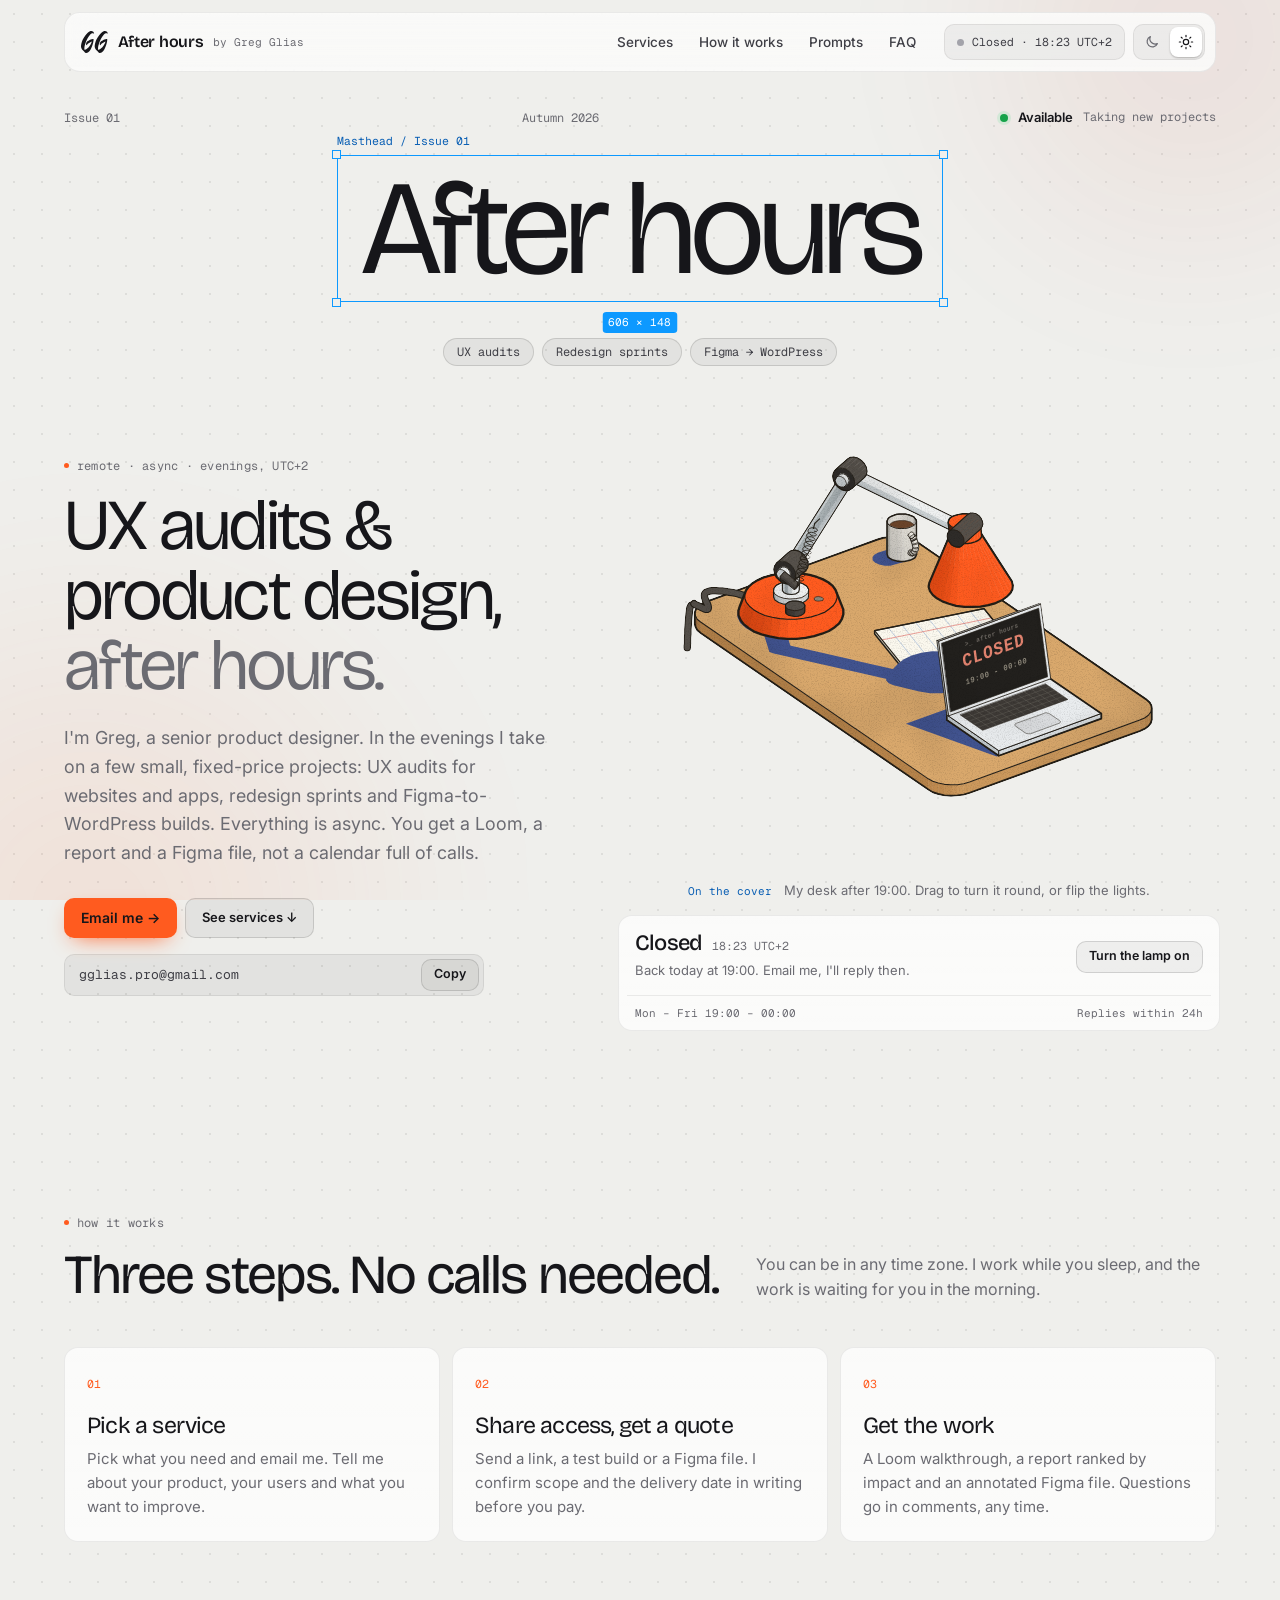
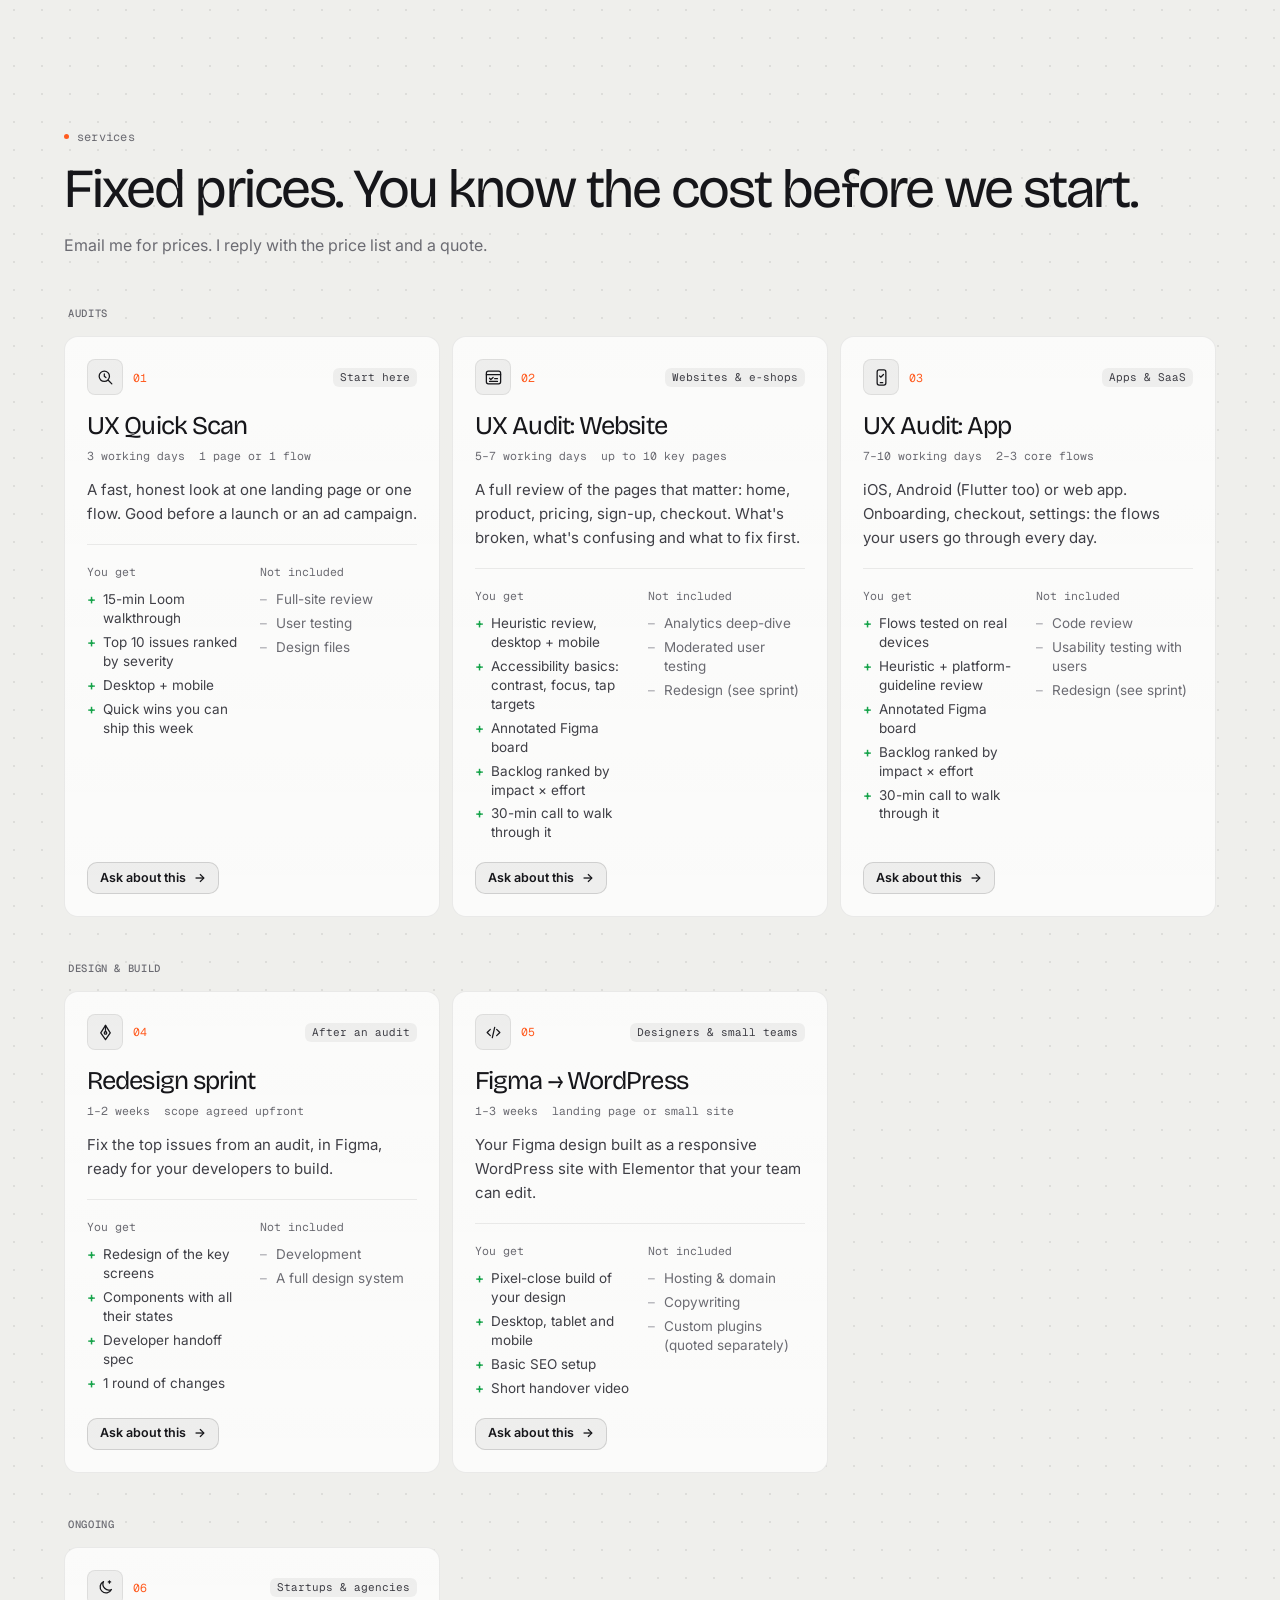
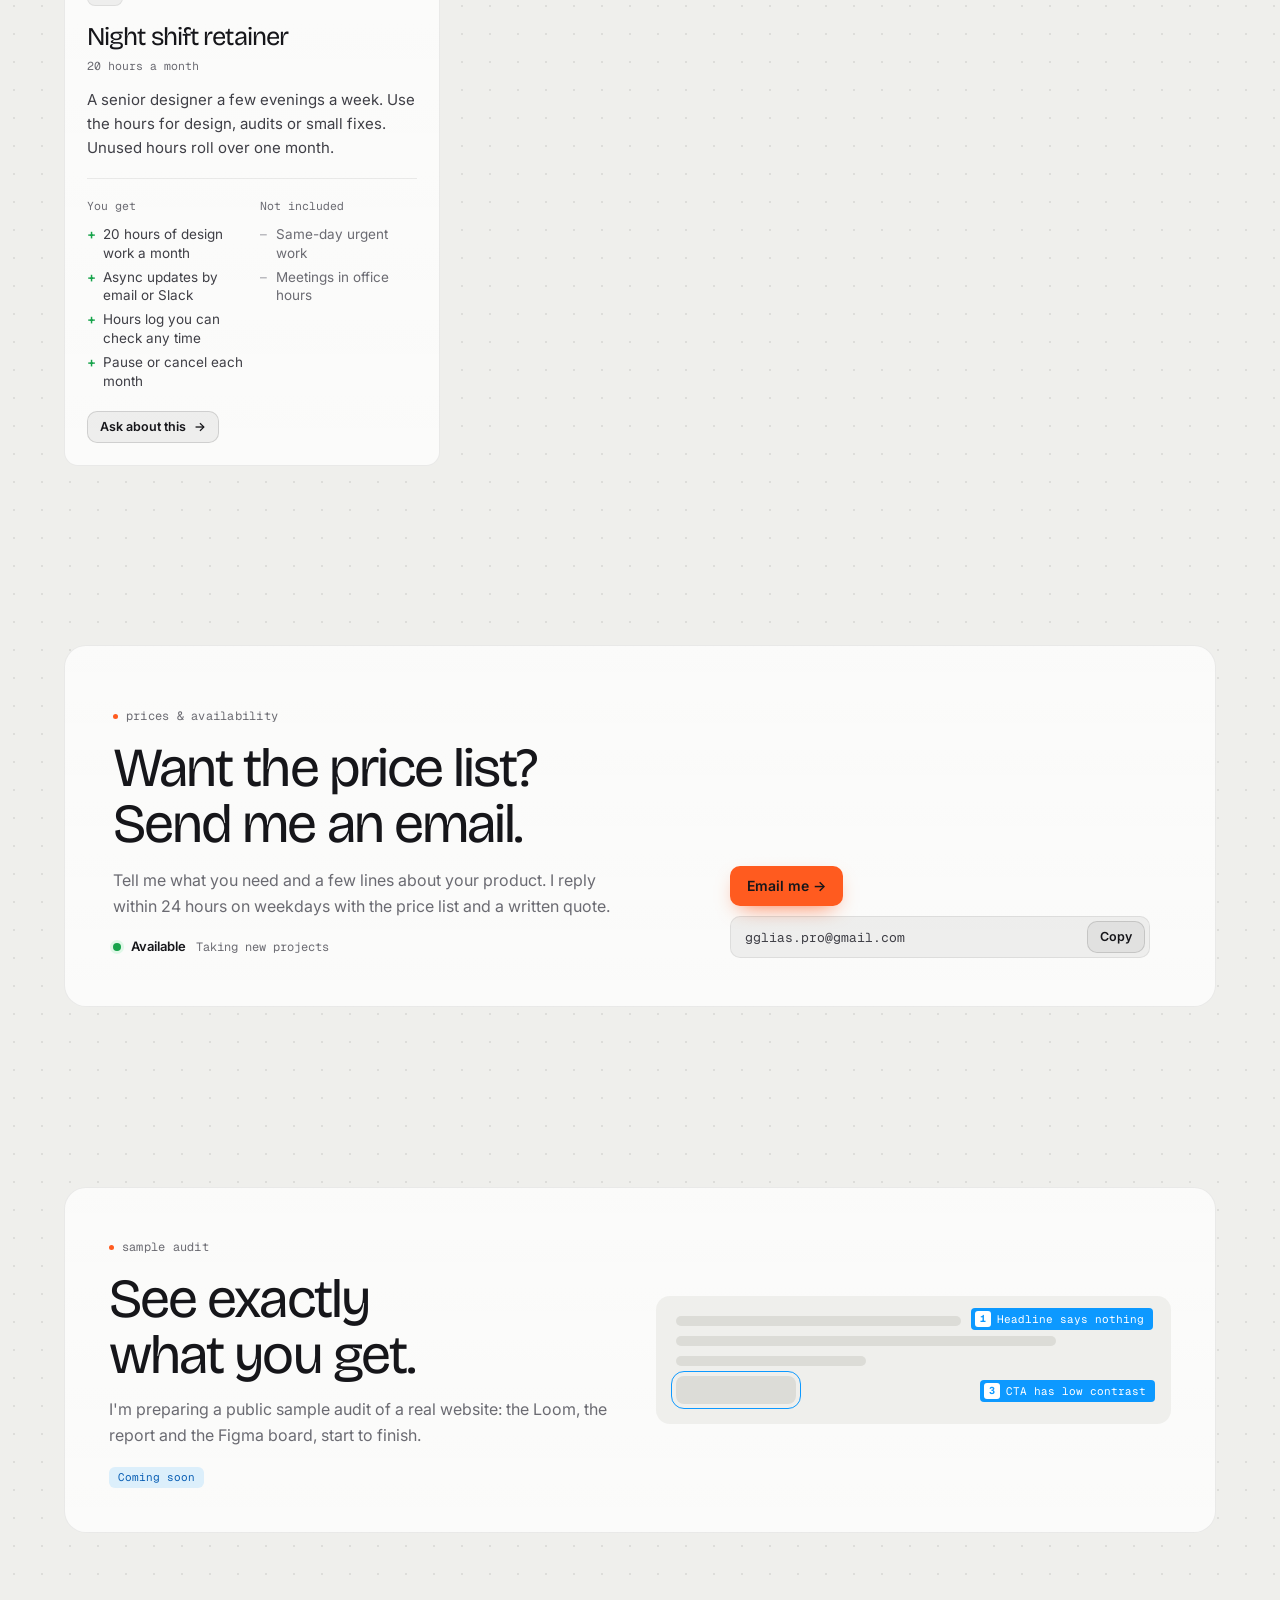
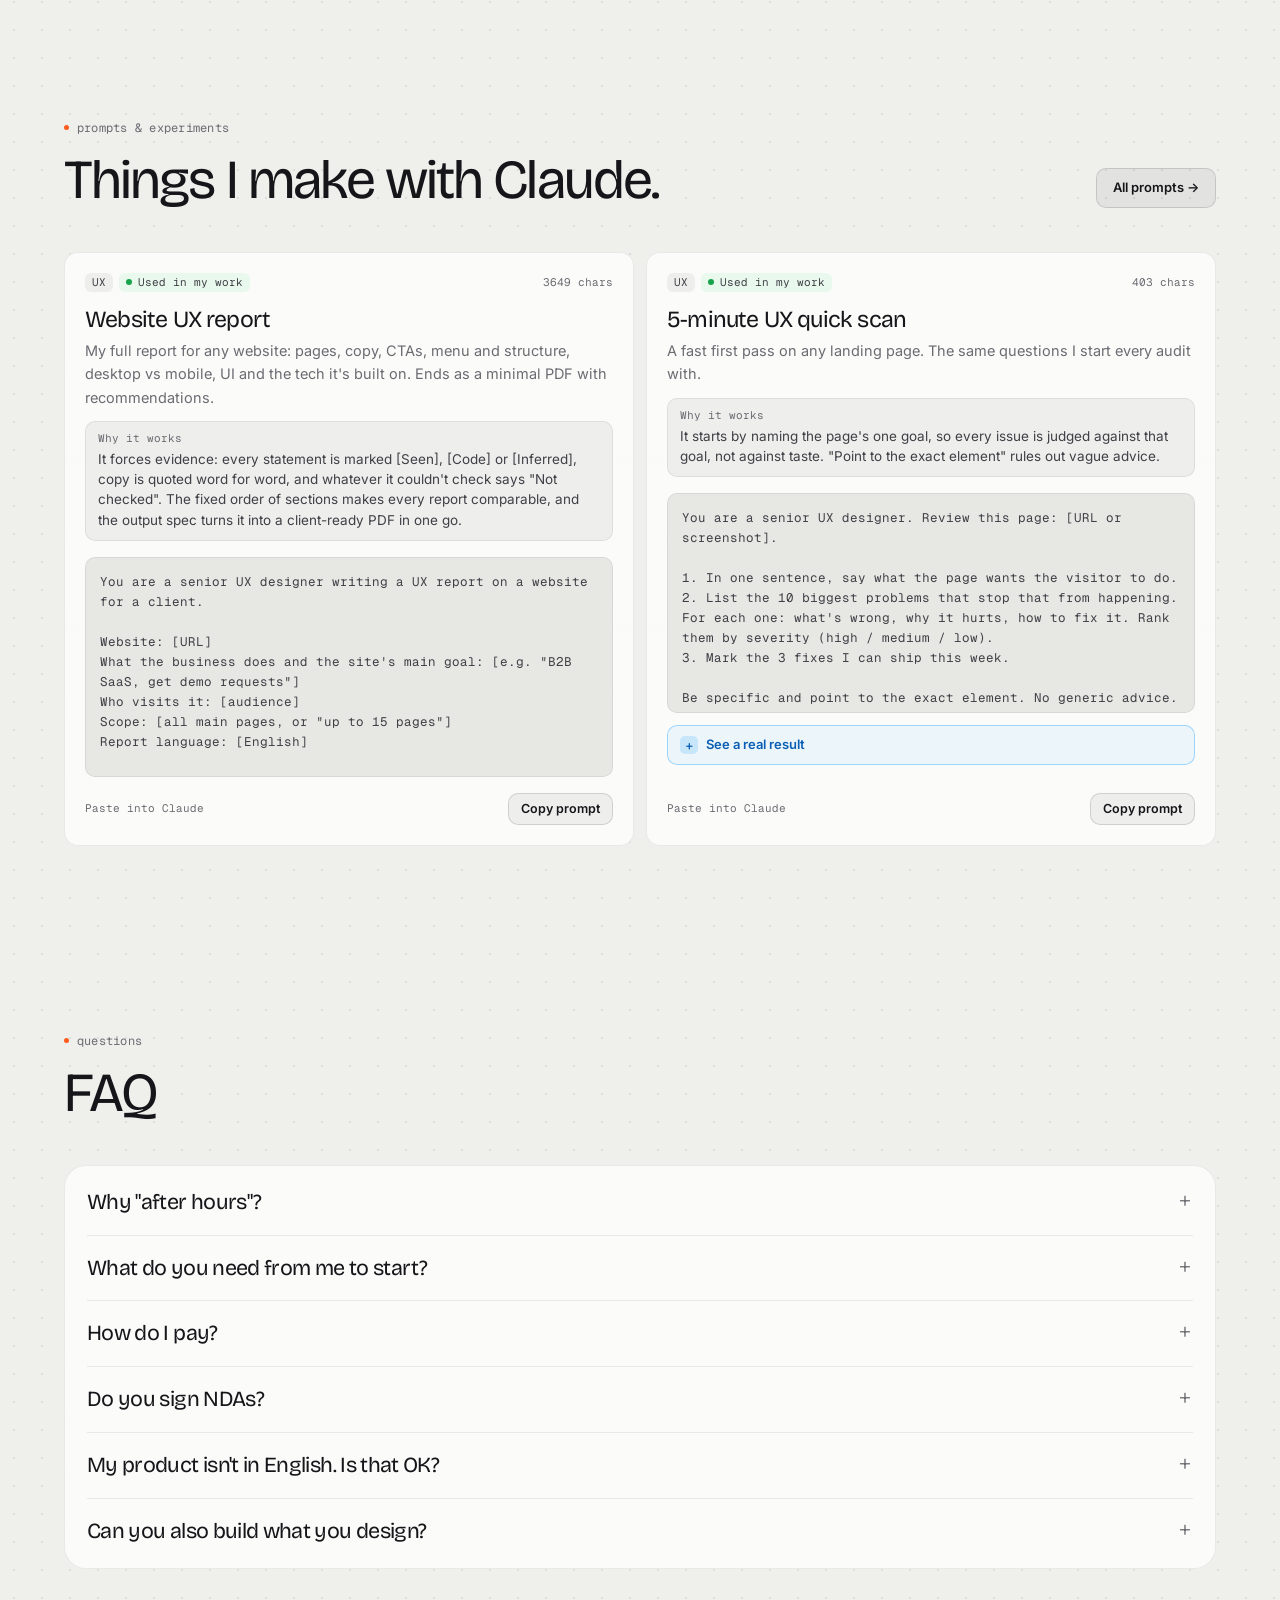
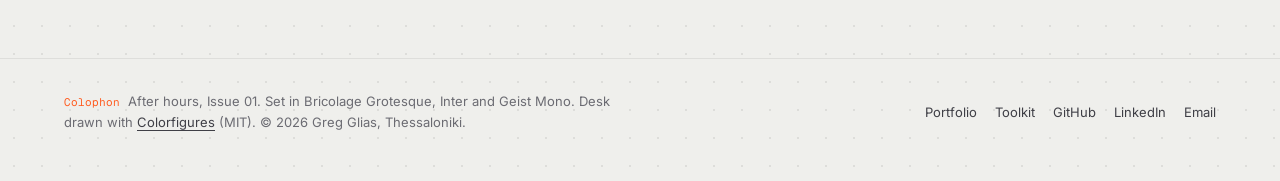
<file: index.html>
<!doctype html>
<html lang="en">
<head>
  <meta charset="utf-8">
  <meta name="robots" content="noindex, nofollow">
  <meta name="viewport" content="width=device-width, initial-scale=1">
  <title>After hours — UX audits & design by Greg Glias</title>
  <meta name="description" content="UX audits for websites and apps, redesign sprints and Figma-to-WordPress builds. Remote, async, in the evenings.">
  <link rel="canonical" href="https://gglias.github.io/afterhours/">
  <meta property="og:type" content="website">
  <meta property="og:site_name" content="After hours">
  <meta property="og:title" content="After hours — UX audits & design by Greg Glias">
  <meta property="og:description" content="UX audits for websites and apps, redesign sprints and Figma-to-WordPress builds. Remote, async, in the evenings.">
  <meta property="og:url" content="https://gglias.github.io/afterhours/">
  <meta property="og:image" content="https://gglias.github.io/afterhours/assets/og.png">
  <meta property="og:image:width" content="1200">
  <meta property="og:image:height" content="630">
  <meta property="og:image:alt" content="After hours, Issue 01: UX audits, redesign sprints and Figma to WordPress, in the evenings. A drawing of a desk with a lamp and a laptop showing OPEN.">
  <meta name="twitter:card" content="summary_large_image">
  <meta name="theme-color" content="#efefec">
  <link rel="icon" href="assets/favicon.svg" type="image/svg+xml">
  <link rel="stylesheet" href="assets/styles.css?v=25">
  <script>(function(){var t;try{t=localStorage.getItem("ah-theme")}catch(e){}if(t!=="dark")document.documentElement.dataset.theme="light"})()</script>
</head>
<body>
<div class="glow" aria-hidden="true"></div>

<header class="site-header">
  <div class="topbar">
    <a class="brand" href="./"><svg class="brand-mark" aria-hidden="true" focusable="false" viewBox="0 0 525.78 432.28"><g fill="currentColor"><path d="M209.18,208.44c-3.18,1.28-5.66,2.13-8,3.23-17.44,8.12-34.71,16.56-51.15,26.6a116.94,116.94,0,0,0-29.23,25.48c-1.2,1.45-2.16,3.1-3,4.34.07,1.86,1.25,1.66,2.06,2,2.94,1.28,3.4,2.54,1.76,4.75-3.48,4.73-8.32,5.7-13.25,2.64a15.84,15.84,0,0,1-6.83-9c-2.43-7.54-2.07-15.22-1-22.87,2.42-17.88,11.33-31.9,25.76-42.59a144.33,144.33,0,0,1,22.12-13.52,519.35,519.35,0,0,1,59.76-25.2c6.8-2.36,13.65-4.62,20.55-6.68a41,41,0,0,1,9.21-1.58c5.13-.3,7.4,1.59,8.49,6.81A27.88,27.88,0,0,1,247,170c-.54,9.36-.8,18.76-2,28-7.36,55.41-25.45,107.4-50.9,156.95-7,13.71-14.82,27-24.91,38.75A139.16,139.16,0,0,1,136,422.44c-10.45,6.35-21.54,10.43-34.12,9.77a36.08,36.08,0,0,1-17-5.15,51.85,51.85,0,0,1-12.49-10.82c-7.09-8.16-14.14-16.36-21.35-24.42-3.19-3.57-6.74-6.84-10.13-10.24-6.44-6.47-13.24-12.63-19.26-19.47C7.62,346.19.29,327.56,0,306.18A226,226,0,0,1,7.64,244.1c6-22.29,13.17-44.22,22.51-65.38C44.68,145.78,63.51,115.4,85,86.58c12.68-17,26.48-33,42.24-47.26a212.1,212.1,0,0,1,49-32.72c8.7-4.28,17.91-7,27.8-6.56,11.39.48,21.63,3.85,30.43,11.39,7.55,6.46,14.62,13.24,19.16,22.25a47.4,47.4,0,0,1,2.63,5.92,11.88,11.88,0,0,1,.66,4.22c-.22,6.55-5.08,9.57-10.88,6.65A34.3,34.3,0,0,1,239.56,46c-4.64-3.9-10-4.49-15.63-3.47A36.37,36.37,0,0,0,217,44.57c-13.32,5.35-25.28,12.69-35.14,23.33C160,91.51,142.47,118.15,127,146.29c-19.5,35.57-34.16,73.11-45.87,111.88C77,272,72.81,285.77,70.35,300a284.4,284.4,0,0,0-4.55,42.27,95.78,95.78,0,0,0,2.45,23.62c.94,4.11,3.2,5.85,7.31,4.82A80.51,80.51,0,0,0,89.15,366c9.69-4.38,18.35-10.5,26.72-17a271.94,271.94,0,0,0,63.9-70.91c9.48-15.08,18.61-30.32,25.09-47C207.56,224.19,209.92,217.14,209.18,208.44Z"/><path d="M478,208.44c-3.18,1.28-5.66,2.13-8,3.23-17.44,8.12-34.71,16.56-51.15,26.6a116.94,116.94,0,0,0-29.23,25.48c-1.2,1.45-2.16,3.1-3,4.34.06,1.86,1.25,1.66,2.06,2,2.94,1.28,3.4,2.54,1.76,4.75-3.48,4.73-8.32,5.7-13.25,2.64a15.85,15.85,0,0,1-6.84-9c-2.42-7.54-2.06-15.22-1-22.87,2.43-17.88,11.33-31.9,25.76-42.59a144.42,144.42,0,0,1,22.13-13.52,520,520,0,0,1,59.75-25.2c6.81-2.36,13.66-4.62,20.56-6.68a41,41,0,0,1,9.21-1.58c5.13-.3,7.4,1.59,8.49,6.81a27.43,27.43,0,0,1,.66,7.15c-.53,9.36-.8,18.76-2,28-7.36,55.41-25.45,107.4-50.91,156.95-7,13.71-14.81,27-24.91,38.75a138.92,138.92,0,0,1-33.15,28.66c-10.46,6.35-21.55,10.43-34.12,9.77a36.08,36.08,0,0,1-17-5.15,51.85,51.85,0,0,1-12.49-10.82c-7.1-8.16-14.14-16.36-21.35-24.42-3.2-3.57-6.74-6.84-10.13-10.24-6.45-6.47-13.24-12.63-19.26-19.47-14-15.92-21.35-34.55-21.62-55.93a226,226,0,0,1,7.62-62.08c6-22.29,13.17-44.22,22.5-65.38,14.54-32.94,33.37-63.32,54.85-92.14,12.68-17,26.47-33,42.24-47.26a211.89,211.89,0,0,1,49-32.72c8.7-4.28,17.91-7,27.8-6.56,11.39.48,21.62,3.85,30.43,11.39,7.54,6.46,14.62,13.24,19.16,22.25a47.4,47.4,0,0,1,2.63,5.92,11.88,11.88,0,0,1,.66,4.22c-.23,6.55-5.09,9.57-10.88,6.65A34.3,34.3,0,0,1,508.38,46c-4.64-3.9-10-4.49-15.63-3.47a36.25,36.25,0,0,0-6.9,2.06c-13.31,5.35-25.27,12.69-35.13,23.33-21.91,23.61-39.43,50.25-54.86,78.39C376.35,181.86,361.7,219.4,350,258.17c-4.17,13.8-8.36,27.6-10.82,41.84a283.09,283.09,0,0,0-4.56,42.27,96.27,96.27,0,0,0,2.46,23.62c.94,4.11,3.2,5.85,7.31,4.82A80.51,80.51,0,0,0,358,366c9.69-4.38,18.35-10.5,26.72-17a271.73,271.73,0,0,0,63.89-70.91c9.48-15.08,18.62-30.32,25.1-47C476.38,224.19,478.74,217.14,478,208.44Z"/></g></svg>After hours <small>by Greg Glias</small></a>
    <nav class="nav" aria-label="Main">
      <a href="#services">Services</a>
      <a href="#how">How it works</a>
      <a href="prompts/">Prompts</a>
      <a href="#faq">FAQ</a>
    </nav>
    <div class="header-tools">
      <span class="status" data-status><span class="status-dot"></span><span data-status-text>Studio time</span></span>
      <div class="gg-switch" role="group" aria-label="Theme">
        <button type="button" data-set-theme="dark" aria-pressed="true" aria-label="Dark theme"><svg viewBox="0 0 24 24" aria-hidden="true"><path d="M20 14.5A8 8 0 0 1 9.5 4a8 8 0 1 0 10.5 10.5Z"/></svg></button>
        <button type="button" data-set-theme="light" aria-pressed="false" aria-label="Light theme"><svg viewBox="0 0 24 24" aria-hidden="true"><circle cx="12" cy="12" r="4"/><path d="M12 2v2M12 20v2M4.9 4.9l1.4 1.4M17.7 17.7l1.4 1.4M2 12h2M20 12h2M4.9 19.1l1.4-1.4M17.7 6.3l1.4-1.4"/></svg></button>
      </div>
      <button class="burger" type="button" aria-label="Menu" aria-expanded="false" aria-controls="mnav" data-burger><span></span><span></span></button>
    </div>
  </div>
  <nav class="mnav" id="mnav" aria-label="Menu" hidden data-mnav>
    <a href="#services"><span>Services</span><i>01</i></a>
    <a href="#how"><span>How it works</span><i>02</i></a>
    <a href="prompts/"><span>Prompts</span><i>03</i></a>
    <a href="#faq"><span>FAQ</span><i>04</i></a>
    <a class="btn btn-primary" href="mailto:gglias.pro@gmail.com?subject=After%20hours%3A%20new%20project">Email me →</a>
  </nav>
</header>

<main>

  <!-- Masthead + hero -->
  <section class="hero" aria-labelledby="hero-title">
    <div class="masthead wrap">
      <p class="mast-top"><span>Issue 01</span><span>Autumn 2026</span><span class="avail avail-mast" data-availability></span></p>
      <div class="gg-frame mast-frame" data-frame>
        <span class="gg-frame-label">Masthead / Issue 01</span>
        <p class="mast-title" aria-hidden="true">After hours</p>
        <span class="gg-handle tl"></span><span class="gg-handle tr"></span><span class="gg-handle bl"></span><span class="gg-handle br"></span>
        <span class="gg-size" data-frame-size>0 × 0</span>
      </div>
      <p class="mast-sub"><span>UX audits</span><span>Redesign sprints</span><span>Figma → WordPress</span></p>
    </div>

    <div class="wrap hero-grid">
      <div>
        <p class="eyebrow">remote · async · evenings, UTC+2</p>
        <h1 id="hero-title">UX audits &amp; product design, <em>after&nbsp;hours.</em></h1>
        <p class="hero-lead">I'm Greg, a senior product designer. In the evenings I take on a few small, fixed-price projects: UX audits for websites and apps, redesign sprints and Figma-to-WordPress builds. Everything is async. You get a Loom, a report and a Figma file, not a calendar full of calls.</p>
        <div class="hero-actions">
          <a class="btn btn-primary" href="mailto:gglias.pro@gmail.com?subject=After%20hours%3A%20new%20project">Email me →</a>
          <a class="btn" href="#services">See services ↓</a>
        </div>
        <div class="copy-line">
          <code>gglias.pro@gmail.com</code>
          <button class="btn btn-sm" type="button" data-copy="gglias.pro@gmail.com">Copy</button>
        </div>
      </div>

      <div class="studio" data-sign data-open="false">
        <div class="studio-figure">
          <iframe data-lamp title="My desk, drawn in 3D: drag to turn it round, press the switch on the lamp base" loading="lazy"></iframe>
        </div>
        <p class="cover-caption"><span>On the cover</span> My desk after 19:00. Drag to turn it round, or flip the lights.</p>
        <div class="studio-panel surface">
          <div class="studio-bar" aria-live="polite">
            <div>
              <p class="studio-word"><span class="status-dot"></span><span data-sign-word>Closed</span> <span class="studio-clock" data-clock>--:--</span></p>
              <p class="studio-note" data-sign-note>Email me now, I'll reply tonight.</p>
            </div>
            <button class="btn btn-sm" type="button" data-lamp-toggle aria-pressed="false">Turn the lamp on</button>
          </div>
          <div class="studio-hours">
            <span>Mon – Fri 19:00 – 00:00</span><span>Replies within 24h</span>
          </div>
        </div>
      </div>
    </div>
  </section>

  <!-- How it works -->
  <section id="how" aria-labelledby="how-title">
    <div class="wrap">
      <div class="section-head reveal">
        <div>
          <p class="eyebrow">how it works</p>
          <h2 id="how-title">Three steps. No calls needed.</h2>
        </div>
        <p>You can be in any time zone. I work while you sleep, and the work is waiting for you in the morning.</p>
      </div>
      <div class="steps">
        <article class="step surface reveal">
          <span class="step-num">01</span>
          <h3>Pick a service</h3>
          <p>Pick what you need and email me. Tell me about your product, your users and what you want to improve.</p>
        </article>
        <article class="step surface reveal">
          <span class="step-num">02</span>
          <h3>Share access, get a quote</h3>
          <p>Send a link, a test build or a Figma file. I confirm scope and the delivery date in writing before you pay.</p>
        </article>
        <article class="step surface reveal">
          <span class="step-num">03</span>
          <h3>Get the work</h3>
          <p>A Loom walkthrough, a report ranked by impact and an annotated Figma file. Questions go in comments, any time.</p>
        </article>
      </div>
    </div>
  </section>

  <!-- Services -->
  <section id="services" aria-labelledby="services-title">
    <div class="wrap">
      <div class="section-head reveal">
        <div>
          <p class="eyebrow">services</p>
          <h2 id="services-title">Fixed prices. You know the cost before we start.</h2>
        </div>
        <p>Email me for prices. I reply with the price list and a quote.</p>
      </div>

      <div class="menu-group">
        <h3 class="group-title">Audits</h3>
        <div class="svc-grid">
          <article class="svc surface reveal">
            <div class="svc-top"><span class="svc-ic"><svg viewBox="0 0 24 24" aria-hidden="true"><circle cx="10.5" cy="10.5" r="6.5"/><path d="M15.5 15.5 20 20"/><path d="M10.5 7.5v3l2 1.5"/></svg></span><span class="toc-no">01</span><span class="tag">Start here</span></div>
            <h4>UX Quick Scan</h4>
            <p class="item-meta"><span>3 working days</span><span>1 page or 1 flow</span></p>
            <p class="item-desc">A fast, honest look at one landing page or one flow. Good before a launch or an ad campaign.</p>
            <div class="item-lists">
              <div class="yes"><strong>You get</strong><ul><li>15-min Loom walkthrough</li><li>Top 10 issues ranked by severity</li><li>Desktop + mobile</li><li>Quick wins you can ship this week</li></ul></div>
              <div class="no"><strong>Not included</strong><ul><li>Full-site review</li><li>User testing</li><li>Design files</li></ul></div>
            </div>
            <p class="svc-ask"><a class="btn btn-sm" href="mailto:gglias.pro@gmail.com?subject=Inquiry%3A%20UX%20Quick%20Scan">Ask about this<span class="visually-hidden"> UX Quick Scan</span></a></p>
          </article>
          <article class="svc surface reveal">
            <div class="svc-top"><span class="svc-ic"><svg viewBox="0 0 24 24" aria-hidden="true"><rect x="3" y="4" width="18" height="16" rx="2.5"/><path d="M3 8.5h18"/><path d="m7 13 1.6 1.6L11.5 12"/><path d="M13.5 13.5H17"/><path d="M7 17h10"/></svg></span><span class="toc-no">02</span><span class="tag">Websites &amp; e-shops</span></div>
            <h4>UX Audit: Website</h4>
            <p class="item-meta"><span>5–7 working days</span><span>up to 10 key pages</span></p>
            <p class="item-desc">A full review of the pages that matter: home, product, pricing, sign-up, checkout. What's broken, what's confusing and what to fix first.</p>
            <div class="item-lists">
              <div class="yes"><strong>You get</strong><ul><li>Heuristic review, desktop + mobile</li><li>Accessibility basics: contrast, focus, tap targets</li><li>Annotated Figma board</li><li>Backlog ranked by impact × effort</li><li>30-min call to walk through it</li></ul></div>
              <div class="no"><strong>Not included</strong><ul><li>Analytics deep-dive</li><li>Moderated user testing</li><li>Redesign (see sprint)</li></ul></div>
            </div>
            <p class="svc-ask"><a class="btn btn-sm" href="mailto:gglias.pro@gmail.com?subject=Inquiry%3A%20UX%20Audit%3A%20Website">Ask about this<span class="visually-hidden"> UX Audit: Website</span></a></p>
          </article>
          <article class="svc surface reveal">
            <div class="svc-top"><span class="svc-ic"><svg viewBox="0 0 24 24" aria-hidden="true"><rect x="6.5" y="2.5" width="11" height="19" rx="2.5"/><path d="M10.5 18.5h3"/><path d="m9.5 10 1.6 1.6 3.4-3.4"/></svg></span><span class="toc-no">03</span><span class="tag">Apps &amp; SaaS</span></div>
            <h4>UX Audit: App</h4>
            <p class="item-meta"><span>7–10 working days</span><span>2–3 core flows</span></p>
            <p class="item-desc">iOS, Android (Flutter too) or web app. Onboarding, checkout, settings: the flows your users go through every day.</p>
            <div class="item-lists">
              <div class="yes"><strong>You get</strong><ul><li>Flows tested on real devices</li><li>Heuristic + platform-guideline review</li><li>Annotated Figma board</li><li>Backlog ranked by impact × effort</li><li>30-min call to walk through it</li></ul></div>
              <div class="no"><strong>Not included</strong><ul><li>Code review</li><li>Usability testing with users</li><li>Redesign (see sprint)</li></ul></div>
            </div>
            <p class="svc-ask"><a class="btn btn-sm" href="mailto:gglias.pro@gmail.com?subject=Inquiry%3A%20UX%20Audit%3A%20App">Ask about this<span class="visually-hidden"> UX Audit: App</span></a></p>
          </article>
        </div>
      </div>
      <div class="menu-group">
        <h3 class="group-title">Design &amp; build</h3>
        <div class="svc-grid">
          <article class="svc surface reveal">
            <div class="svc-top"><span class="svc-ic"><svg viewBox="0 0 24 24" aria-hidden="true"><path d="M12 21 6 12.5 12 3l6 9.5z"/><circle cx="12" cy="12.5" r="1.6"/><path d="M12 3v7.9"/></svg></span><span class="toc-no">04</span><span class="tag">After an audit</span></div>
            <h4>Redesign sprint</h4>
            <p class="item-meta"><span>1–2 weeks</span><span>scope agreed upfront</span></p>
            <p class="item-desc">Fix the top issues from an audit, in Figma, ready for your developers to build.</p>
            <div class="item-lists">
              <div class="yes"><strong>You get</strong><ul><li>Redesign of the key screens</li><li>Components with all their states</li><li>Developer handoff spec</li><li>1 round of changes</li></ul></div>
              <div class="no"><strong>Not included</strong><ul><li>Development</li><li>A full design system</li></ul></div>
            </div>
            <p class="svc-ask"><a class="btn btn-sm" href="mailto:gglias.pro@gmail.com?subject=Inquiry%3A%20Redesign%20sprint">Ask about this<span class="visually-hidden"> Redesign sprint</span></a></p>
          </article>
          <article class="svc surface reveal">
            <div class="svc-top"><span class="svc-ic"><svg viewBox="0 0 24 24" aria-hidden="true"><path d="m8 8-4 4 4 4"/><path d="m16 8 4 4-4 4"/><path d="m13.5 5.5-3 13"/></svg></span><span class="toc-no">05</span><span class="tag">Designers &amp; small teams</span></div>
            <h4>Figma → WordPress</h4>
            <p class="item-meta"><span>1–3 weeks</span><span>landing page or small site</span></p>
            <p class="item-desc">Your Figma design built as a responsive WordPress site with Elementor that your team can edit.</p>
            <div class="item-lists">
              <div class="yes"><strong>You get</strong><ul><li>Pixel-close build of your design</li><li>Desktop, tablet and mobile</li><li>Basic SEO setup</li><li>Short handover video</li></ul></div>
              <div class="no"><strong>Not included</strong><ul><li>Hosting &amp; domain</li><li>Copywriting</li><li>Custom plugins (quoted separately)</li></ul></div>
            </div>
            <p class="svc-ask"><a class="btn btn-sm" href="mailto:gglias.pro@gmail.com?subject=Inquiry%3A%20Figma%20%E2%86%92%20WordPress">Ask about this<span class="visually-hidden"> Figma → WordPress</span></a></p>
          </article>
        </div>
      </div>
      <div class="menu-group">
        <h3 class="group-title">Ongoing</h3>
        <div class="svc-grid">
          <article class="svc surface reveal">
            <div class="svc-top"><span class="svc-ic"><svg viewBox="0 0 24 24" aria-hidden="true"><path d="M19.5 14.5A7.5 7.5 0 0 1 9.5 4.5a7.5 7.5 0 1 0 10 10Z"/><path d="M17 3.5v3M15.5 5h3"/></svg></span><span class="toc-no">06</span><span class="tag">Startups &amp; agencies</span></div>
            <h4>Night shift retainer</h4>
            <p class="item-meta"><span>20 hours a month</span></p>
            <p class="item-desc">A senior designer a few evenings a week. Use the hours for design, audits or small fixes. Unused hours roll over one month.</p>
            <div class="item-lists">
              <div class="yes"><strong>You get</strong><ul><li>20 hours of design work a month</li><li>Async updates by email or Slack</li><li>Hours log you can check any time</li><li>Pause or cancel each month</li></ul></div>
              <div class="no"><strong>Not included</strong><ul><li>Same-day urgent work</li><li>Meetings in office hours</li></ul></div>
            </div>
            <p class="svc-ask"><a class="btn btn-sm" href="mailto:gglias.pro@gmail.com?subject=Inquiry%3A%20Night%20shift%20retainer">Ask about this<span class="visually-hidden"> Night shift retainer</span></a></p>
          </article>
        </div>
      </div>
    </div>
  </section>

  <!-- Prices by email -->
  <section id="contact" aria-labelledby="contact-title">
    <div class="wrap">
      <div class="contact surface reveal">
        <div>
          <p class="eyebrow">prices &amp; availability</p>
          <h2 id="contact-title">Want the price list? Send me an email.</h2>
          <p>Tell me what you need and a few lines about your product. I reply within 24 hours on weekdays with the price list and a written quote.</p>
          <p class="avail" data-availability></p>
        </div>
        <div class="contact-actions">
          <a class="btn btn-primary" href="mailto:gglias.pro@gmail.com?subject=After%20hours%3A%20price%20list">Email me →</a>
          <div class="copy-line">
            <code>gglias.pro@gmail.com</code>
            <button class="btn btn-sm" type="button" data-copy="gglias.pro@gmail.com">Copy</button>
          </div>
        </div>
      </div>
    </div>
  </section>

  <!-- Sample audit -->
  <section aria-labelledby="sample-title">
    <div class="wrap">
      <div class="sample surface reveal">
        <div>
          <p class="eyebrow">sample audit</p>
          <h2 id="sample-title">See exactly what you get.</h2>
          <p class="muted">I'm preparing a public sample audit of a real website: the Loom, the report and the Figma board, start to finish.</p>
          <span class="soon">Coming soon</span>
        </div>
        <div class="annot" aria-hidden="true">
          <div class="annot-bar w60"></div>
          <div class="annot-bar w80"></div>
          <div class="annot-bar w40"></div>
          <div class="annot-btn"></div>
          <span class="annot-pin" style="right:16px;bottom:22px"><b>3</b>CTA has low contrast</span>
          <span class="annot-pin" style="right:18px;top:12px"><b>1</b>Headline says nothing</span>
        </div>
      </div>
    </div>
  </section>

  <!-- Prompts teaser -->
  <section aria-labelledby="lab-title">
    <div class="wrap">
      <div class="section-head reveal">
        <div>
          <p class="eyebrow">prompts &amp; experiments</p>
          <h2 id="lab-title">Things I make with Claude.</h2>
        </div>
        <a class="btn" href="prompts/">All prompts →</a>
      </div>
      <div class="prompt-grid" data-prompts data-limit="2"></div>
    </div>
  </section>

  <!-- FAQ -->
  <section id="faq" aria-labelledby="faq-title">
    <div class="wrap">
      <div class="section-head reveal">
        <div>
          <p class="eyebrow">questions</p>
          <h2 id="faq-title">FAQ</h2>
        </div>
      </div>
      <div class="faq surface reveal">
        <details>
          <summary>Why "after hours"?</summary>
          <p>I work on these projects in the evenings, UTC+2 (UTC+3 in summer). Because everything is async, your time zone doesn't matter. Often the work is ready when you wake up.</p>
        </details>
        <details>
          <summary>What do you need from me to start?</summary>
          <p>A link to the site, a test build (TestFlight or APK) or a Figma file. Plus a few lines about your users and what you want to improve. I confirm the scope and the delivery date in writing before you pay.</p>
        </details>
        <details>
          <summary>How do I pay?</summary>
          <p>Bank transfer or card via a payment link. Quick Scan is paid upfront. Bigger projects are 50% to start and 50% on delivery.</p>
        </details>
        <details>
          <summary>Do you sign NDAs?</summary>
          <p>Yes. Send yours, or I can send a simple one. Nothing you share ends up in my portfolio without your OK.</p>
        </details>
        <details>
          <summary>My product isn't in English. Is that OK?</summary>
          <p>Yes. I work in English and Greek. For other languages, I review the structure and flows, and you check the copy.</p>
        </details>
        <details>
          <summary>Can you also build what you design?</summary>
          <p>For websites, yes: Figma → WordPress with Elementor. For apps, I hand off a detailed spec to your developers and stay around for questions.</p>
        </details>
      </div>
    </div>
  </section>

</main>

<footer class="site-footer">
  <div class="wrap">
    <p class="colophon"><span>Colophon</span>After hours, Issue 01. Set in Bricolage Grotesque, Inter and Geist Mono. Desk drawn with <a href="https://april-zhu.com/colorfigures" target="_blank" rel="noopener">Colorfigures</a> (MIT). © <span data-year class="year">2026</span> Greg Glias, Thessaloniki.</p>
    <nav aria-label="Elsewhere">
      <a href="https://gglias.github.io/" target="_blank" rel="noopener">Portfolio</a>
      <a href="https://gglias.github.io/toolkit/" target="_blank" rel="noopener">Toolkit</a>
      <a href="https://github.com/gglias" target="_blank" rel="noopener">GitHub</a>
      <a href="https://www.linkedin.com/in/gglias" target="_blank" rel="noopener">LinkedIn</a>
      <a href="mailto:gglias.pro@gmail.com">Email</a>
    </nav>
  </div>
</footer>

<div class="toast" data-toast role="status"></div>

<script src="assets/availability.js?v=1"></script>
<script src="assets/prompts.js?v=5"></script>
<script src="assets/prompts-proof.js?v=3"></script>
<script src="assets/site.js?v=17"></script>
</body>
</html>
</file>
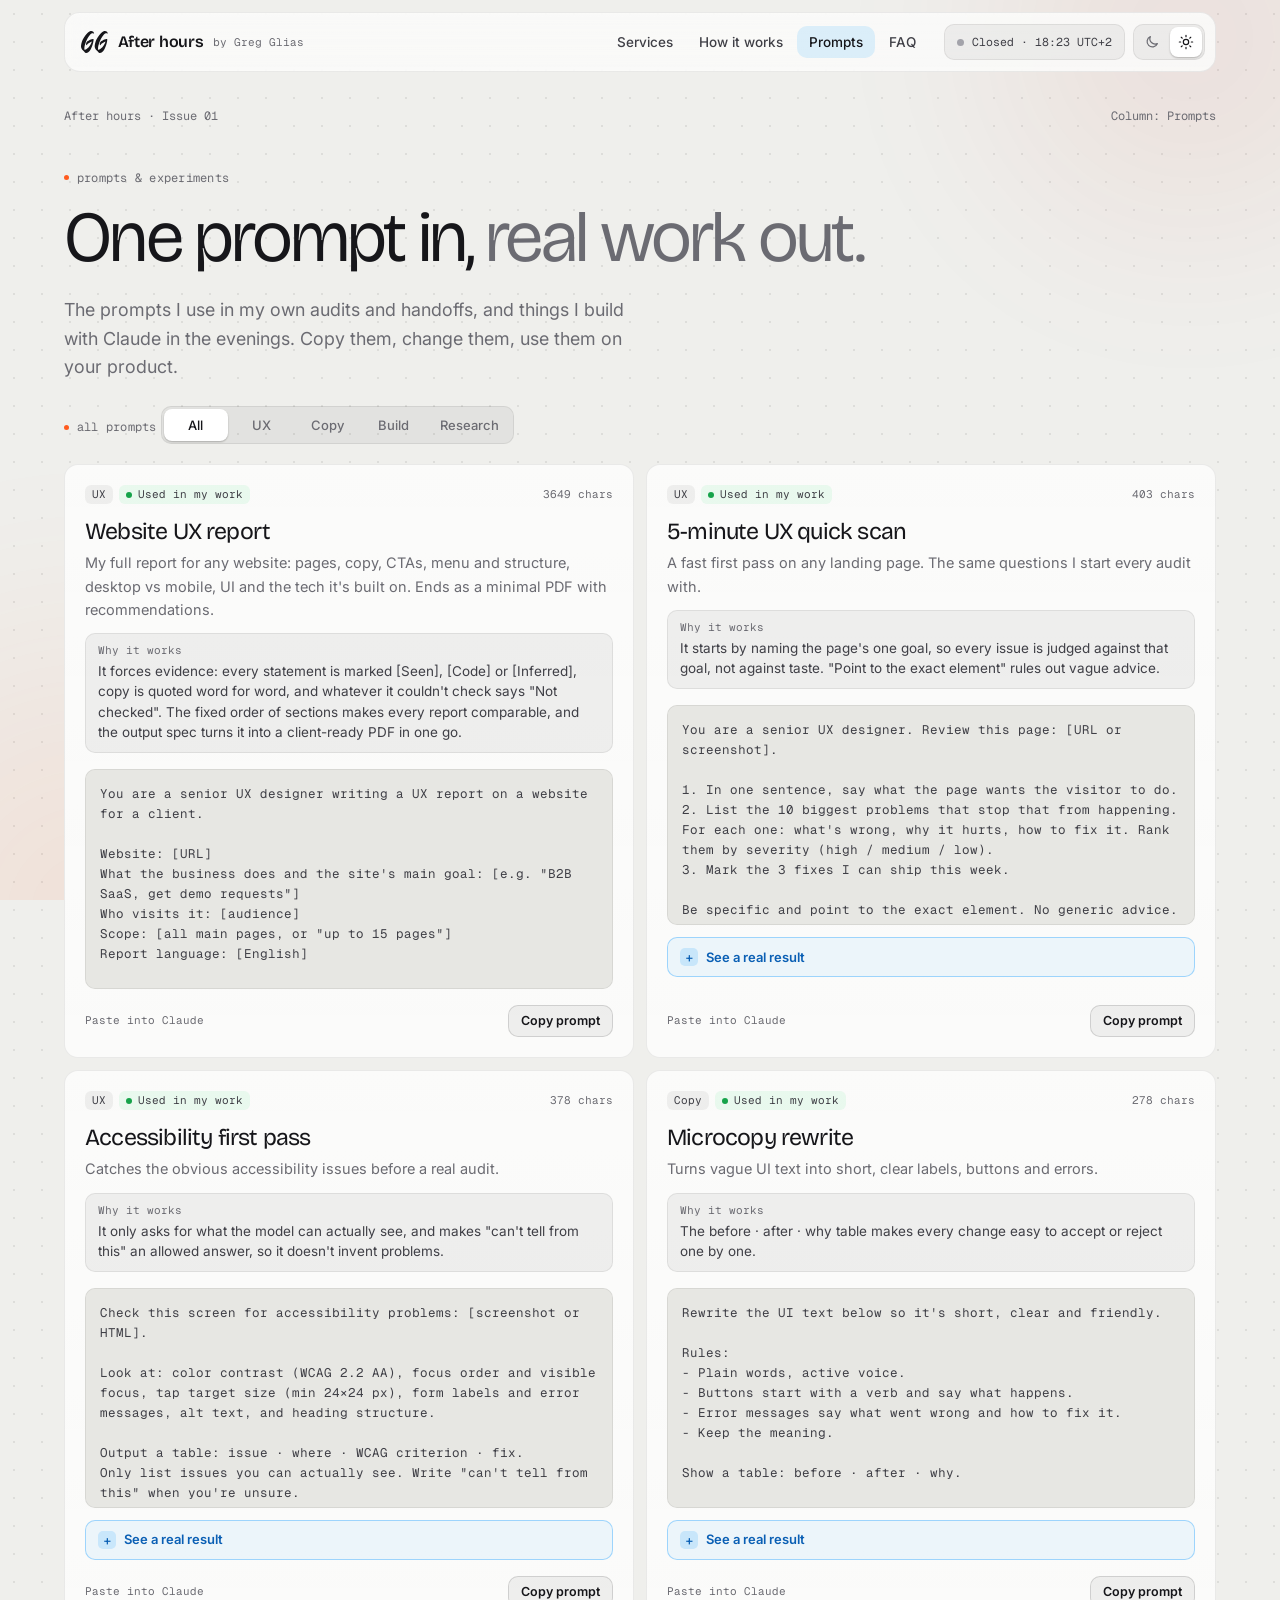
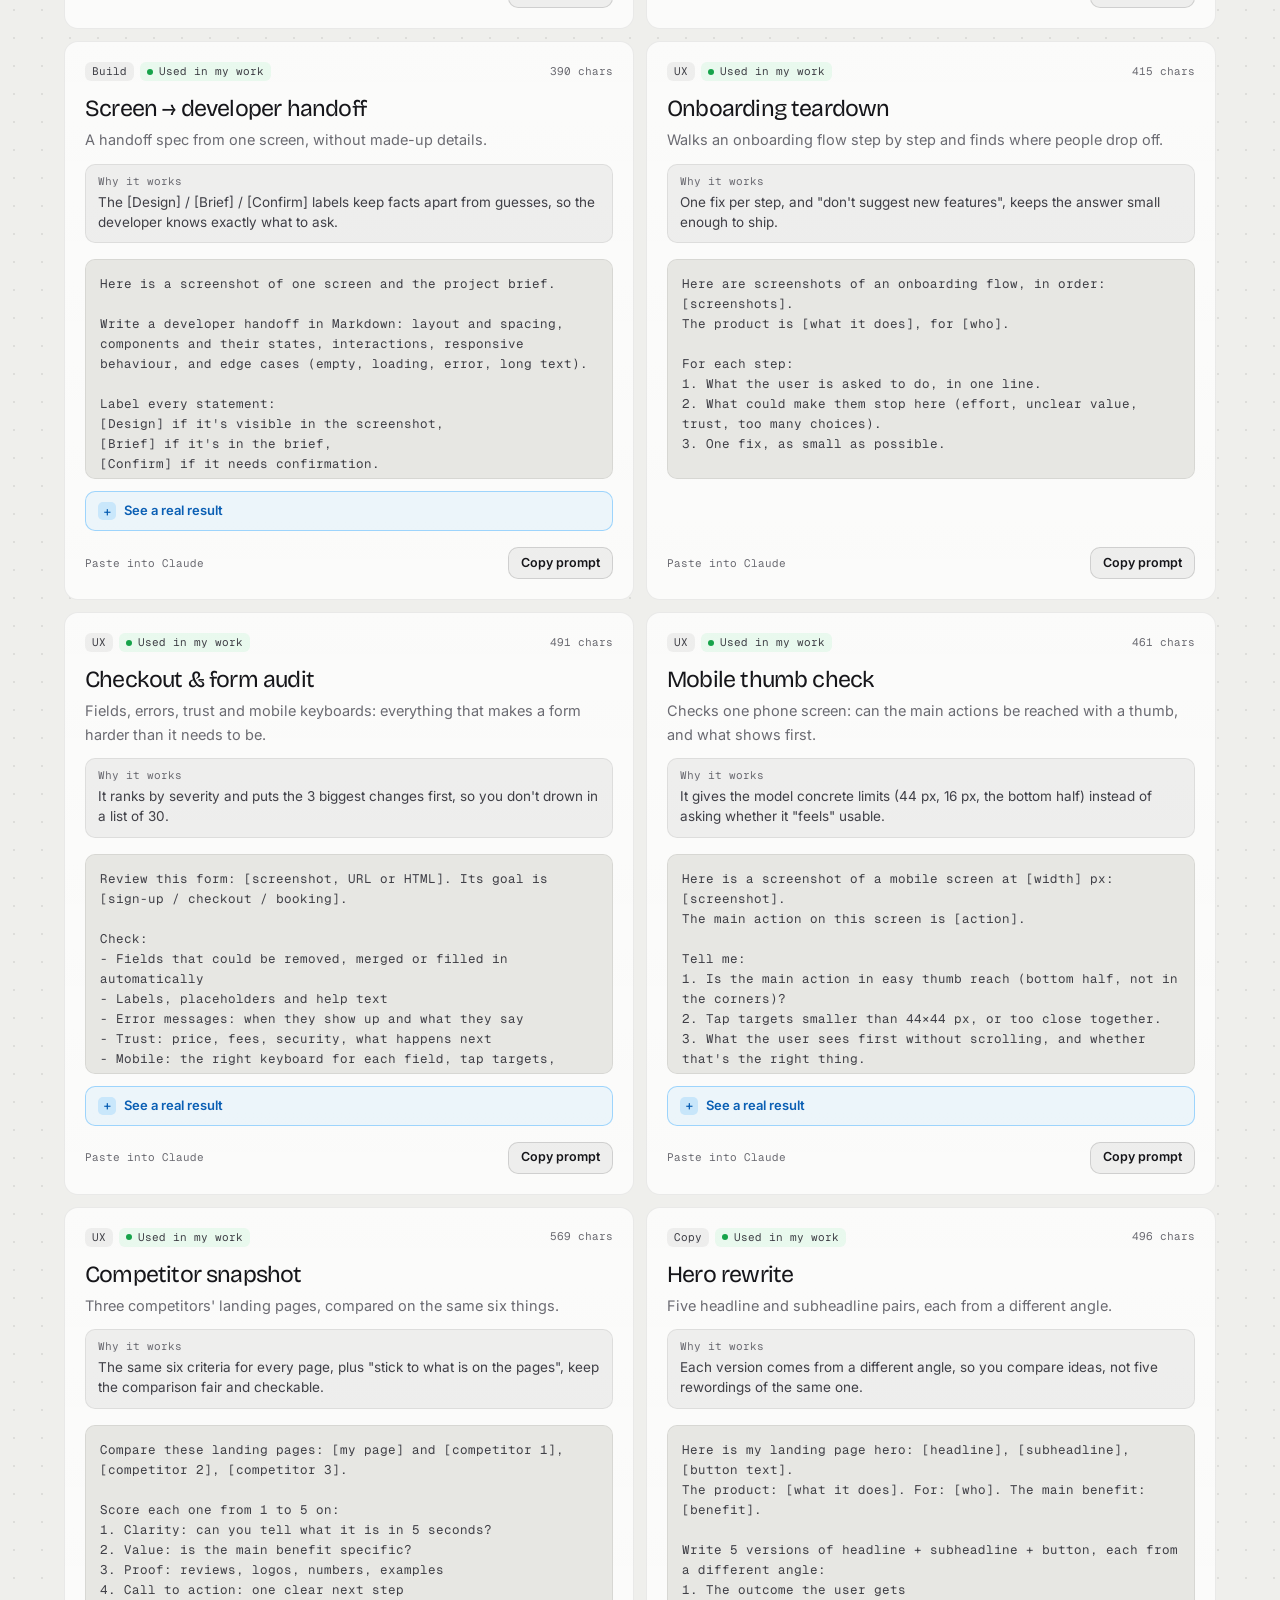
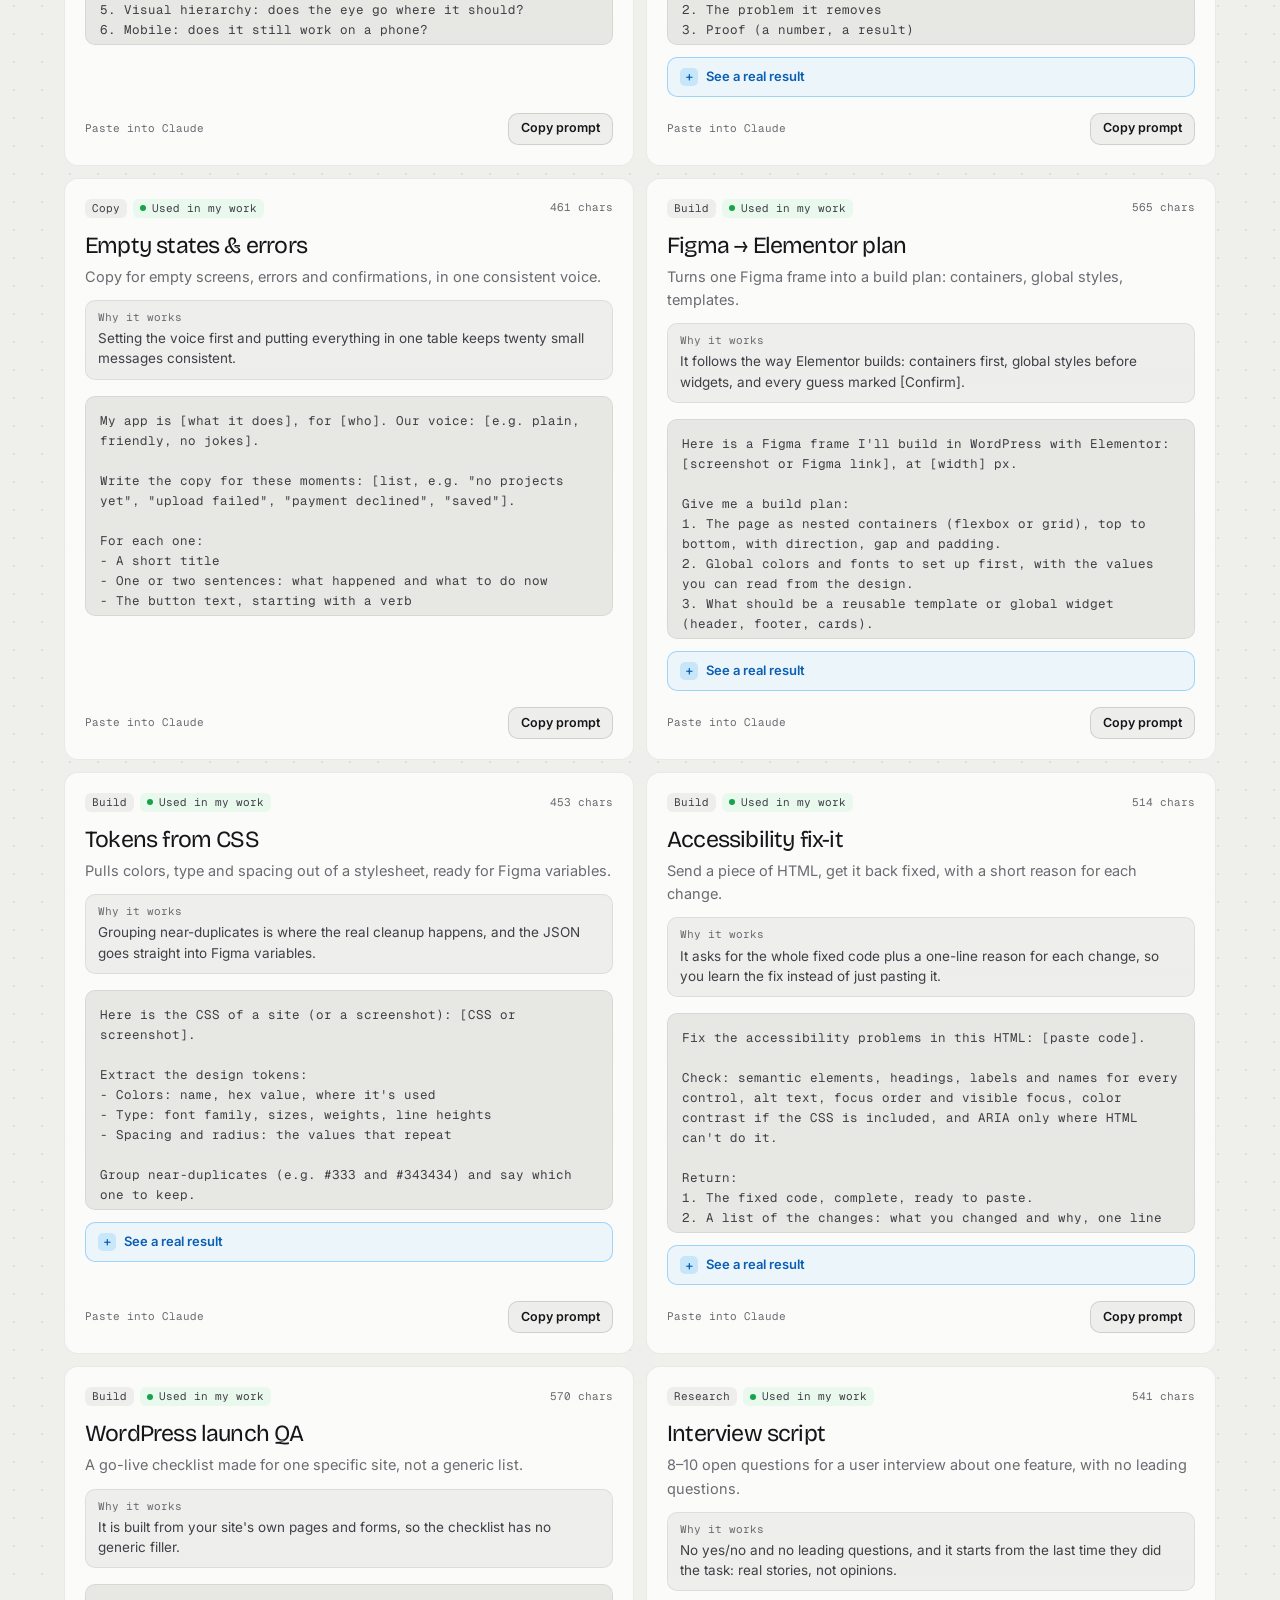
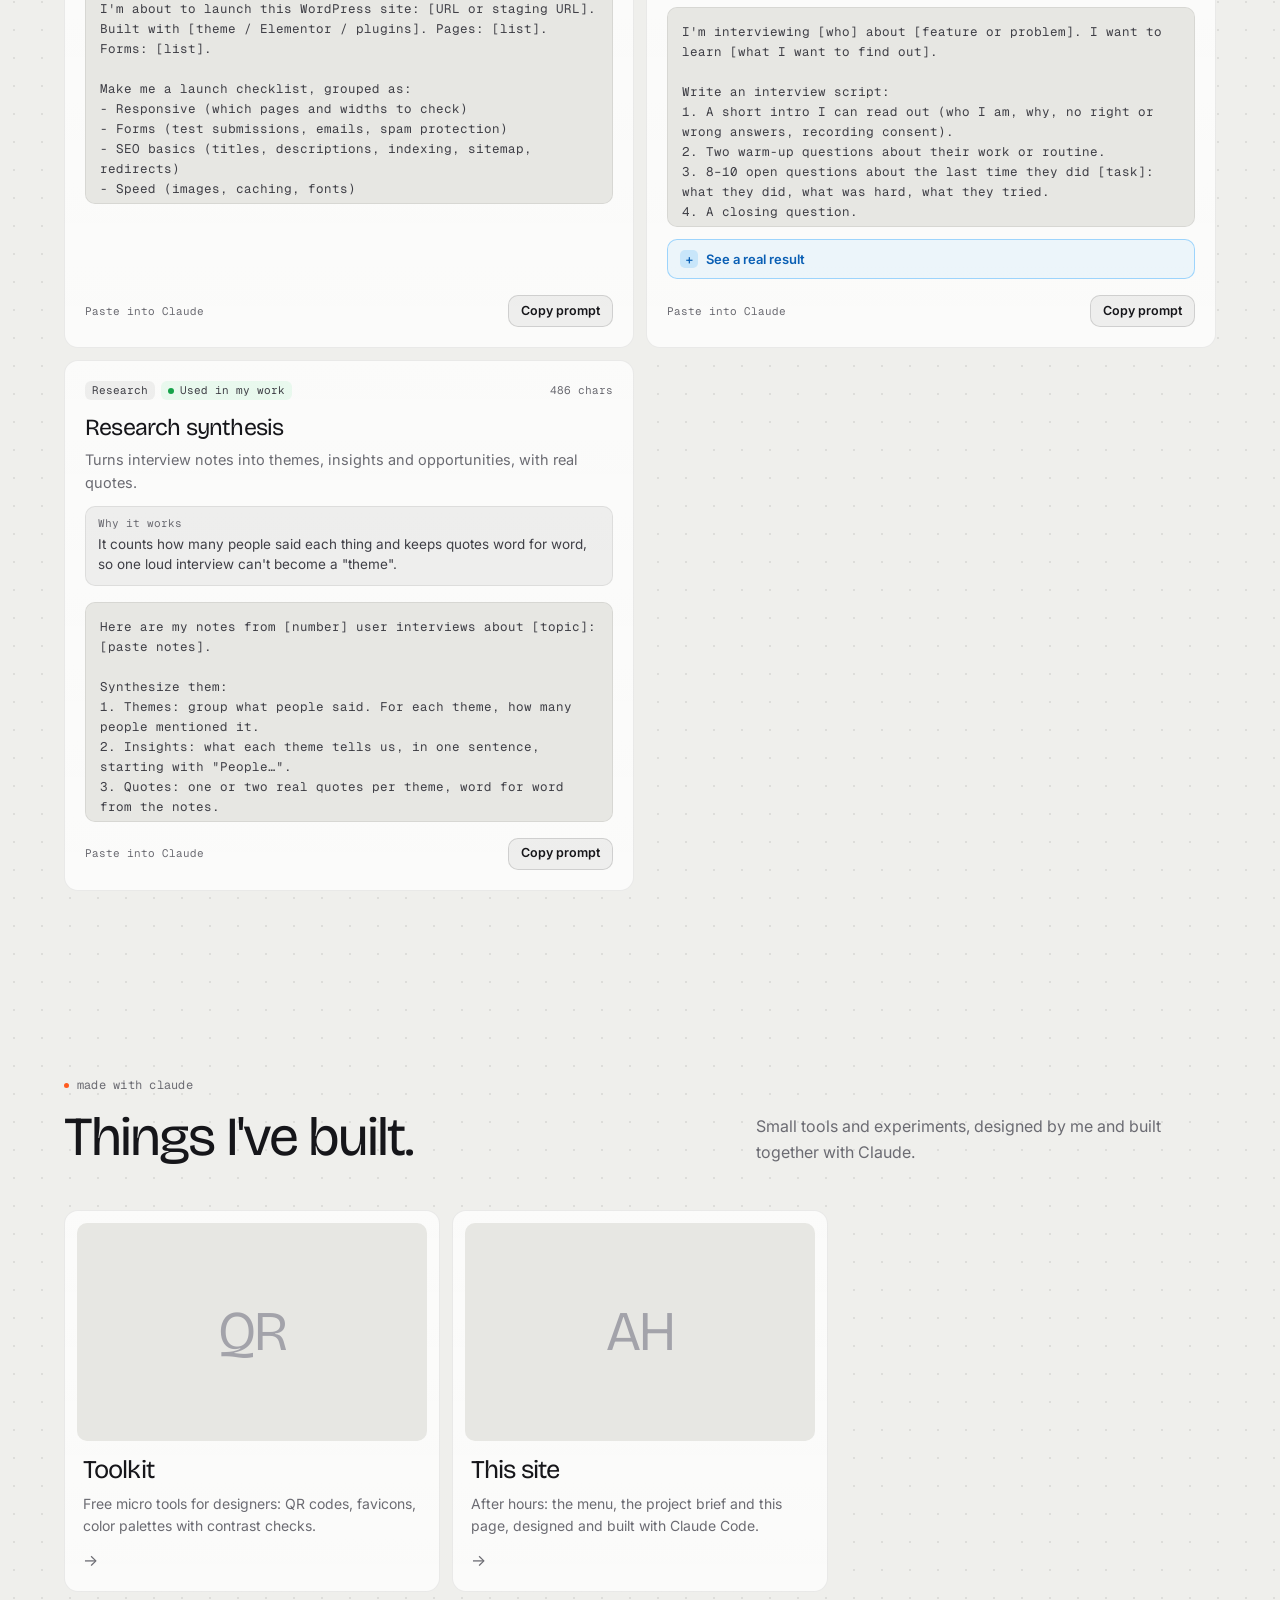
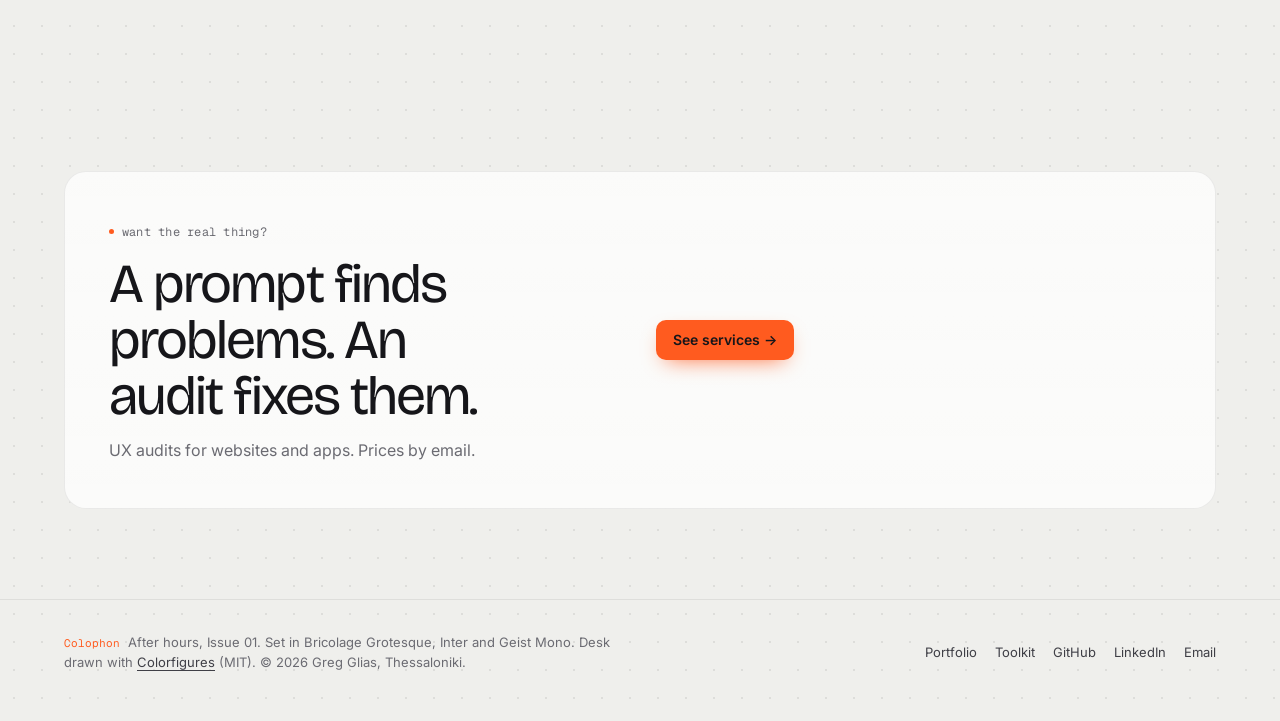
<file: prompts/index.html>
<!doctype html>
<html lang="en">
<head>
  <meta charset="utf-8">
  <meta name="robots" content="noindex, nofollow">
  <meta name="viewport" content="width=device-width, initial-scale=1">
  <title>Prompts — After hours by Greg Glias</title>
  <meta name="description" content="Prompts I use for UX audits, microcopy and developer handoffs, and things I build with Claude. Copy and use them.">
  <link rel="canonical" href="https://gglias.github.io/afterhours/prompts/">
  <meta property="og:type" content="website">
  <meta property="og:site_name" content="After hours">
  <meta property="og:title" content="Prompts — After hours by Greg Glias">
  <meta property="og:description" content="Prompts I use for UX audits, microcopy and developer handoffs, and things I build with Claude. Copy and use them.">
  <meta property="og:url" content="https://gglias.github.io/afterhours/prompts/">
  <meta property="og:image" content="https://gglias.github.io/afterhours/assets/og.png">
  <meta property="og:image:width" content="1200">
  <meta property="og:image:height" content="630">
  <meta property="og:image:alt" content="After hours, Issue 01: UX audits, redesign sprints and Figma to WordPress, in the evenings. A drawing of a desk with a lamp and a laptop showing OPEN.">
  <meta name="twitter:card" content="summary_large_image">
  <meta name="theme-color" content="#efefec">
  <link rel="icon" href="../assets/favicon.svg" type="image/svg+xml">
  <link rel="stylesheet" href="../assets/styles.css?v=25">
  <script>(function(){var t;try{t=localStorage.getItem("ah-theme")}catch(e){}if(t!=="dark")document.documentElement.dataset.theme="light"})()</script>
</head>
<body>
<div class="glow" aria-hidden="true"></div>

<header class="site-header">
  <div class="topbar">
    <a class="brand" href="../"><svg class="brand-mark" aria-hidden="true" focusable="false" viewBox="0 0 525.78 432.28"><g fill="currentColor"><path d="M209.18,208.44c-3.18,1.28-5.66,2.13-8,3.23-17.44,8.12-34.71,16.56-51.15,26.6a116.94,116.94,0,0,0-29.23,25.48c-1.2,1.45-2.16,3.1-3,4.34.07,1.86,1.25,1.66,2.06,2,2.94,1.28,3.4,2.54,1.76,4.75-3.48,4.73-8.32,5.7-13.25,2.64a15.84,15.84,0,0,1-6.83-9c-2.43-7.54-2.07-15.22-1-22.87,2.42-17.88,11.33-31.9,25.76-42.59a144.33,144.33,0,0,1,22.12-13.52,519.35,519.35,0,0,1,59.76-25.2c6.8-2.36,13.65-4.62,20.55-6.68a41,41,0,0,1,9.21-1.58c5.13-.3,7.4,1.59,8.49,6.81A27.88,27.88,0,0,1,247,170c-.54,9.36-.8,18.76-2,28-7.36,55.41-25.45,107.4-50.9,156.95-7,13.71-14.82,27-24.91,38.75A139.16,139.16,0,0,1,136,422.44c-10.45,6.35-21.54,10.43-34.12,9.77a36.08,36.08,0,0,1-17-5.15,51.85,51.85,0,0,1-12.49-10.82c-7.09-8.16-14.14-16.36-21.35-24.42-3.19-3.57-6.74-6.84-10.13-10.24-6.44-6.47-13.24-12.63-19.26-19.47C7.62,346.19.29,327.56,0,306.18A226,226,0,0,1,7.64,244.1c6-22.29,13.17-44.22,22.51-65.38C44.68,145.78,63.51,115.4,85,86.58c12.68-17,26.48-33,42.24-47.26a212.1,212.1,0,0,1,49-32.72c8.7-4.28,17.91-7,27.8-6.56,11.39.48,21.63,3.85,30.43,11.39,7.55,6.46,14.62,13.24,19.16,22.25a47.4,47.4,0,0,1,2.63,5.92,11.88,11.88,0,0,1,.66,4.22c-.22,6.55-5.08,9.57-10.88,6.65A34.3,34.3,0,0,1,239.56,46c-4.64-3.9-10-4.49-15.63-3.47A36.37,36.37,0,0,0,217,44.57c-13.32,5.35-25.28,12.69-35.14,23.33C160,91.51,142.47,118.15,127,146.29c-19.5,35.57-34.16,73.11-45.87,111.88C77,272,72.81,285.77,70.35,300a284.4,284.4,0,0,0-4.55,42.27,95.78,95.78,0,0,0,2.45,23.62c.94,4.11,3.2,5.85,7.31,4.82A80.51,80.51,0,0,0,89.15,366c9.69-4.38,18.35-10.5,26.72-17a271.94,271.94,0,0,0,63.9-70.91c9.48-15.08,18.61-30.32,25.09-47C207.56,224.19,209.92,217.14,209.18,208.44Z"/><path d="M478,208.44c-3.18,1.28-5.66,2.13-8,3.23-17.44,8.12-34.71,16.56-51.15,26.6a116.94,116.94,0,0,0-29.23,25.48c-1.2,1.45-2.16,3.1-3,4.34.06,1.86,1.25,1.66,2.06,2,2.94,1.28,3.4,2.54,1.76,4.75-3.48,4.73-8.32,5.7-13.25,2.64a15.85,15.85,0,0,1-6.84-9c-2.42-7.54-2.06-15.22-1-22.87,2.43-17.88,11.33-31.9,25.76-42.59a144.42,144.42,0,0,1,22.13-13.52,520,520,0,0,1,59.75-25.2c6.81-2.36,13.66-4.62,20.56-6.68a41,41,0,0,1,9.21-1.58c5.13-.3,7.4,1.59,8.49,6.81a27.43,27.43,0,0,1,.66,7.15c-.53,9.36-.8,18.76-2,28-7.36,55.41-25.45,107.4-50.91,156.95-7,13.71-14.81,27-24.91,38.75a138.92,138.92,0,0,1-33.15,28.66c-10.46,6.35-21.55,10.43-34.12,9.77a36.08,36.08,0,0,1-17-5.15,51.85,51.85,0,0,1-12.49-10.82c-7.1-8.16-14.14-16.36-21.35-24.42-3.2-3.57-6.74-6.84-10.13-10.24-6.45-6.47-13.24-12.63-19.26-19.47-14-15.92-21.35-34.55-21.62-55.93a226,226,0,0,1,7.62-62.08c6-22.29,13.17-44.22,22.5-65.38,14.54-32.94,33.37-63.32,54.85-92.14,12.68-17,26.47-33,42.24-47.26a211.89,211.89,0,0,1,49-32.72c8.7-4.28,17.91-7,27.8-6.56,11.39.48,21.62,3.85,30.43,11.39,7.54,6.46,14.62,13.24,19.16,22.25a47.4,47.4,0,0,1,2.63,5.92,11.88,11.88,0,0,1,.66,4.22c-.23,6.55-5.09,9.57-10.88,6.65A34.3,34.3,0,0,1,508.38,46c-4.64-3.9-10-4.49-15.63-3.47a36.25,36.25,0,0,0-6.9,2.06c-13.31,5.35-25.27,12.69-35.13,23.33-21.91,23.61-39.43,50.25-54.86,78.39C376.35,181.86,361.7,219.4,350,258.17c-4.17,13.8-8.36,27.6-10.82,41.84a283.09,283.09,0,0,0-4.56,42.27,96.27,96.27,0,0,0,2.46,23.62c.94,4.11,3.2,5.85,7.31,4.82A80.51,80.51,0,0,0,358,366c9.69-4.38,18.35-10.5,26.72-17a271.73,271.73,0,0,0,63.89-70.91c9.48-15.08,18.62-30.32,25.1-47C476.38,224.19,478.74,217.14,478,208.44Z"/></g></svg>After hours <small>by Greg Glias</small></a>
    <nav class="nav" aria-label="Main">
      <a href="../#services">Services</a>
      <a href="../#how">How it works</a>
      <a href="./" aria-current="page">Prompts</a>
      <a href="../#faq">FAQ</a>
    </nav>
    <div class="header-tools">
      <span class="status" data-status><span class="status-dot"></span><span data-status-text>Studio time</span></span>
      <div class="gg-switch" role="group" aria-label="Theme">
        <button type="button" data-set-theme="dark" aria-pressed="true" aria-label="Dark theme"><svg viewBox="0 0 24 24" aria-hidden="true"><path d="M20 14.5A8 8 0 0 1 9.5 4a8 8 0 1 0 10.5 10.5Z"/></svg></button>
        <button type="button" data-set-theme="light" aria-pressed="false" aria-label="Light theme"><svg viewBox="0 0 24 24" aria-hidden="true"><circle cx="12" cy="12" r="4"/><path d="M12 2v2M12 20v2M4.9 4.9l1.4 1.4M17.7 17.7l1.4 1.4M2 12h2M20 12h2M4.9 19.1l1.4-1.4M17.7 6.3l1.4-1.4"/></svg></button>
      </div>
      <button class="burger" type="button" aria-label="Menu" aria-expanded="false" aria-controls="mnav" data-burger><span></span><span></span></button>
    </div>
  </div>
  <nav class="mnav" id="mnav" aria-label="Menu" hidden data-mnav>
    <a href="../#services"><span>Services</span><i>01</i></a>
    <a href="../#how"><span>How it works</span><i>02</i></a>
    <a href="./" aria-current="page"><span>Prompts</span><i>03</i></a>
    <a href="../#faq"><span>FAQ</span><i>04</i></a>
    <a class="btn btn-primary" href="mailto:gglias.pro@gmail.com?subject=After%20hours%3A%20new%20project">Email me →</a>
  </nav>
</header>

<main>
  <section class="hero" aria-labelledby="hero-title" style="padding-bottom:24px">
    <div class="wrap">
      <p class="column-head"><span>After hours · Issue 01</span><span>Column: Prompts</span></p>
      <p class="eyebrow">prompts &amp; experiments</p>
      <h1 id="hero-title">One prompt in, <em>real work out.</em></h1>
      <p class="hero-lead">The prompts I use in my own audits and handoffs, and things I build with Claude in the evenings. Copy them, change them, use them on your product.</p>
    </div>
  </section>

  <section aria-labelledby="prompts-title" style="padding-top:0">
    <div class="wrap">
      <h2 id="prompts-title" class="eyebrow">all prompts</h2>
      <div class="tabs" role="tablist" data-tabs>
        <button class="tab" type="button" role="tab" aria-selected="true" data-filter="all">All</button>
        <button class="tab" type="button" role="tab" aria-selected="false" data-filter="ux">UX</button>
        <button class="tab" type="button" role="tab" aria-selected="false" data-filter="copy">Copy</button>
        <button class="tab" type="button" role="tab" aria-selected="false" data-filter="build">Build</button>
        <button class="tab" type="button" role="tab" aria-selected="false" data-filter="research">Research</button>
      </div>
      <div class="prompt-grid" data-prompts></div>
    </div>
  </section>

  <section aria-labelledby="made-title">
    <div class="wrap">
      <div class="section-head">
        <div>
          <p class="eyebrow">made with claude</p>
          <h2 id="made-title">Things I've built.</h2>
        </div>
        <p>Small tools and experiments, designed by me and built together with Claude.</p>
      </div>
      <div class="made-grid" data-made></div>
    </div>
  </section>

  <section aria-labelledby="cta-title">
    <div class="wrap">
      <div class="sample surface">
        <div>
          <p class="eyebrow">want the real thing?</p>
          <h2 id="cta-title">A prompt finds problems. An audit fixes them.</h2>
          <p class="muted">UX audits for websites and apps. Prices by email.</p>
        </div>
        <div><a class="btn btn-primary" href="../#services">See services →</a></div>
      </div>
    </div>
  </section>
</main>

<footer class="site-footer">
  <div class="wrap">
    <p class="colophon"><span>Colophon</span>After hours, Issue 01. Set in Bricolage Grotesque, Inter and Geist Mono. Desk drawn with <a href="https://april-zhu.com/colorfigures" target="_blank" rel="noopener">Colorfigures</a> (MIT). © <span data-year class="year">2026</span> Greg Glias, Thessaloniki.</p>
    <nav aria-label="Elsewhere">
      <a href="https://gglias.github.io/" target="_blank" rel="noopener">Portfolio</a>
      <a href="https://gglias.github.io/toolkit/" target="_blank" rel="noopener">Toolkit</a>
      <a href="https://github.com/gglias" target="_blank" rel="noopener">GitHub</a>
      <a href="https://www.linkedin.com/in/gglias" target="_blank" rel="noopener">LinkedIn</a>
      <a href="mailto:gglias.pro@gmail.com">Email</a>
    </nav>
  </div>
</footer>

<div class="toast" data-toast role="status"></div>

<script src="../assets/prompts.js?v=5"></script>
<script src="../assets/prompts-proof.js?v=3"></script>
<script src="../assets/site.js?v=17"></script>
</body>
</html>
</file>
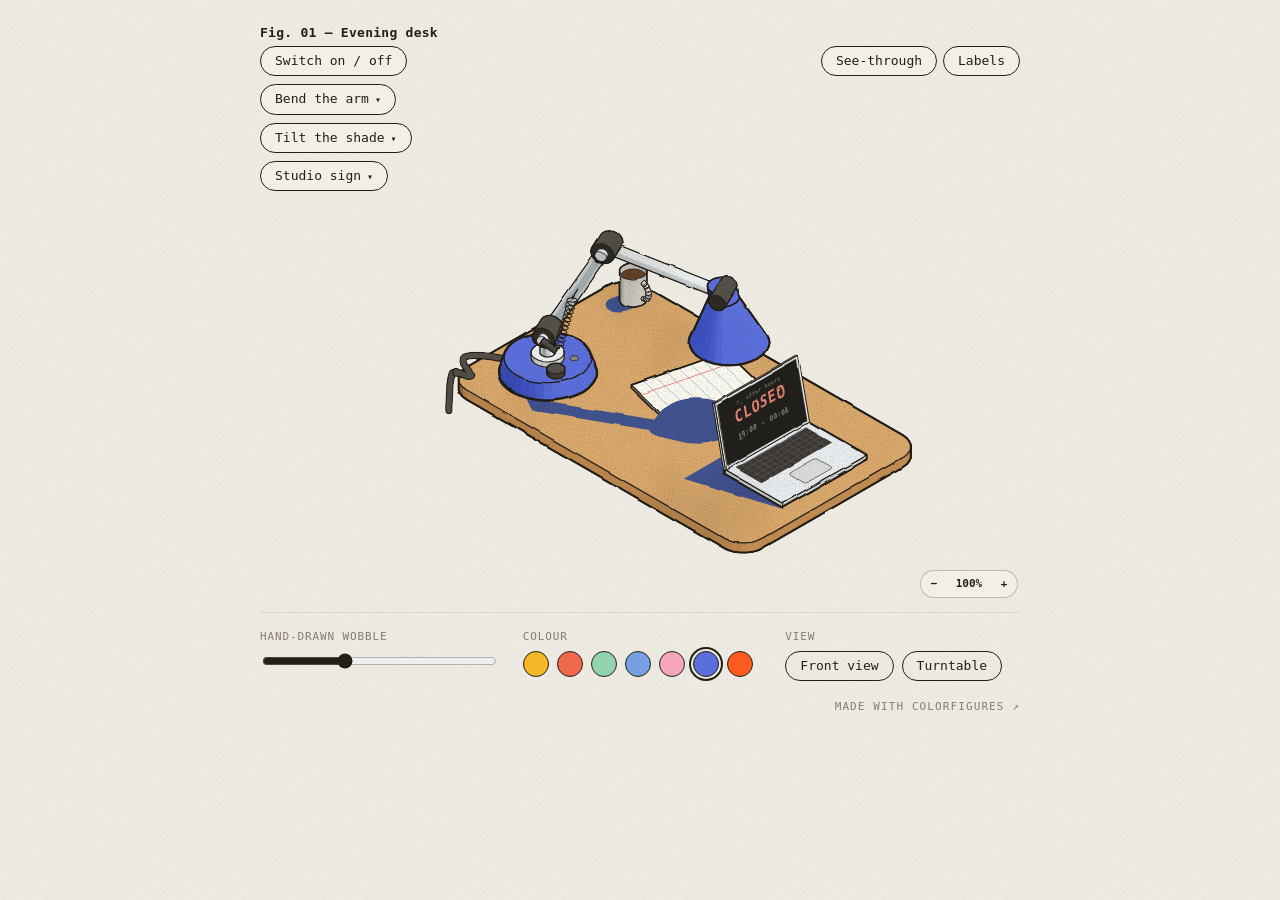
<file: assets/desk-lamp.html>
<!doctype html>
<html lang="en"><head><meta charset="utf-8">
  <meta name="robots" content="noindex, nofollow"><meta name="viewport" content="width=device-width,initial-scale=1">
<!-- Drawing engine: Colorfigures, MIT License (c) 2026 April Zhu, Tolga Cohce. Full licence: figure-src/LICENSE in this repo. -->
<title>Desk lamp</title><style>.mcap{display:none!important}@media (max-width:560px){.stat .v{font-size:20px!important}.stats{align-items:flex-end}}@media (min-width:561px){.vset{top:4px!important}#stats{top:var(--vset-h,44px)!important}}</style><style>@media (max-width:560px){body > header{display:none}}</style><script>window.FIG_A = () => innerWidth <= 560 ? 1.1 : .75;</script><script>window.LBL_U = () => { if (innerWidth > 560) return 0; const s = document.getElementById("fig"); return s && s.clientWidth && s.viewBox.baseVal.width ? s.viewBox.baseVal.width / s.clientWidth : 0; };</script></head><body>
<script>
/* ============================================================
   Colorfigures core: projection, shapes, shading, ink, labels, page shell.
   A figure page includes this file (scripts/build.py inlines it), then calls mountFigure({...}).
   See SKILL.md for the drawing contract and conventions.
   One fixed view (front-left-top) and one fixed light (from above, behind the viewer's right shoulder: the front is lit,
   the left side is in shade, and cast shadows fall toward the lower left of the screen).
   ============================================================ */

/* ---------- palettes ---------- */
const PALS = {
  mustard: { l:'#f4b829', m:'#d49c1f', d:'#4e4a18' },
  tomato:  { l:'#ef6a4c', m:'#cf5038', d:'#4a2219' },
  mint:    { l:'#93d3b0', m:'#71b693', d:'#1f4034' },
  cobalt:  { l:'#76a0e2', m:'#5a82c6', d:'#1c2948' },
  blush:   { l:'#f3a6bb', m:'#d8869c', d:'#4b2430' },
};
const METAL   = { l:'#eef0f0', m:'#c6ccce', d:'#8f989b' };
const CLEAR   = { l:'#e4f2f4', m:'#c4dfe4', d:'#97b9c0' };
const CERAMIC = { l:'#fbfaf3', m:'#e3e0d2', d:'#bdb8a6' };
const DARK    = { l:'#55504a', m:'#3d3935', d:'#272421' };
const INK = '#231e16';
const SHADOW = '#41538f';

/* ---------- projection (x = depth toward viewer-right, y = toward viewer-left, z = up) ---------- */
const C = Math.cos(Math.PI/6), S = Math.sin(Math.PI/6);
let OX = 0, OY = 0;
/* Free orthographic camera (internal names start with CAM_ / cam so they never clash with a figure's own names). YAW turns the viewer around the vertical axis (45° = the classic front-left view),
   PITCH is how far it looks down (35.26° = true isometric). At the defaults P() is exactly the old isometric
   projection, so every figure drawn for it still lines up. Drag the figure to orbit; double-click to reset.
   rotV(n) maps a world direction into the default view's frame, so vis / tone / any "sum of rotV > 0" test keep
   working at every angle: the viewer is always (1,1,1) and the light stays put relative to the viewer. */
let VIEW = 0, RC = [0, 0], RCZ = 0;
const VIEW_NAMES = ['front', 'left side', 'back', 'right side'];
const TURNS = [0, 2];
const YAW0 = 45, PITCH0 = Math.atan(1/Math.SQRT2) * 180/Math.PI, CAM_K = Math.sqrt(1.5);
let YAW = YAW0, PITCH = PITCH0, CAM_R, CAM_U, CAM_V, CAM_D;                       // right, up, toward viewer, screen-down
const camBasis = (yaw, pitch) => { const t = yaw*Math.PI/180, p = pitch*Math.PI/180, ct = Math.cos(t), st = Math.sin(t), cp = Math.cos(p), sp2 = Math.sin(p);
  return { R:[st,-ct,0], U:[-sp2*ct,-sp2*st,cp], V:[cp*ct,cp*st,sp2] }; };
const CAM_B0 = camBasis(YAW0, PITCH0);
// CAM_LIM: how far (deg) the camera may turn either side of the front view; null = all the way round (set per figure)
let CAM_LIM = null;
function setCam(yaw, pitch){ YAW = CAM_LIM == null ? yaw : Math.max(YAW0 - CAM_LIM, Math.min(YAW0 + CAM_LIM, yaw));
  PITCH = CAM_LIM == null ? Math.max(6, Math.min(78, pitch)) : Math.max(15, Math.min(62, pitch)); const b = camBasis(YAW, PITCH); CAM_R = b.R; CAM_U = b.U; CAM_V = b.V; CAM_D = CAM_U.map(v => -v); }
setCam(YAW0, PITCH0);
const camDot = (a,b) => a[0]*b[0]+a[1]*b[1]+a[2]*b[2];
const rotV = n => { const r = camDot(n,CAM_R), u = camDot(n,CAM_U), v = camDot(n,CAM_V); return [0,1,2].map(i => CAM_B0.R[i]*r + CAM_B0.U[i]*u + CAM_B0.V[i]*v); };
// the light's ground direction turns with the viewer's yaw only (shadows always fall toward the lower left of the screen)
const yawTurn = ([x,y]) => { const t = (YAW - YAW0)*Math.PI/180, c = Math.cos(t), s = Math.sin(t); return [x*c - y*s, x*s + y*c]; };
const rotXY = (x,y) => [x, y];                                                // kept for old callers
const P0 = (x,y,z) => [(x-y)*C + OX, (x+y)*S - z + OY];                       // raw iso
const P  = (x,y,z) => { const q = [x-RC[0], y-RC[1], z-RCZ];
  return [CAM_K*camDot(q,CAM_R) + (RC[0]-RC[1])*C + OX, CAM_K*camDot(q,CAM_D) + (RC[0]+RC[1])*S - RCZ + OY]; };
const Dv = (x,y,z) => [CAM_K*camDot([x,y,z],CAM_R), CAM_K*camDot([x,y,z],CAM_D)];
// distance toward the viewer: draw parts with smaller depth first
const depthOf = p => camDot(p, CAM_V);
// sort [{at:[x,y,z], svg}] back-to-front for the current camera. A part may also give box:[[x0,y0,z0],[x1,y1,z1]]:
// when two boxes are separated along x, y or z, the one on the viewer's side goes last (a centre point alone gets long
// or wrapping parts wrong: a pole beside a row of keys, a spout reaching past a cup).
const boxMid = b => [0,1,2].map(k => (b[0][k] + b[1][k]) / 2);
const sepOrder = (p, q) => { if (!p.box || !q.box) return 0;
  for (let k = 0; k < 3; k++){ if (p.box[1][k] <= q.box[0][k] + 1e-6) return CAM_V[k] >= 0 ? -1 : 1; if (q.box[1][k] <= p.box[0][k] + 1e-6) return CAM_V[k] >= 0 ? 1 : -1; }
  return 0; };
const byDepth = parts => parts.filter(Boolean).sort((p,q) => sepOrder(p,q) || (depthOf(p.at || boxMid(p.box)) - depthOf(q.at || boxMid(q.box)))).map(p => p.svg).join('');
// the half of a vertical ring that faces the viewer / is turned away, as [from, to] angles in degrees (0 = +x, 90 = +y)
const nearHalf = () => [YAW - 90, YAW + 90], farHalf = () => [YAW + 90, YAW + 270];
// an open container (cup, bin, cone, drum) between two rings: far inner wall, then its contents, then the near outer wall
const openShell = (A, B, colour, contents = '') => loft(A, B, colour, true) + contents + loft(A, B, colour);
const f  = v => v.toFixed(1);
const pd = (pts, close=true) => 'M' + pts.map(p => { const q = P(p[0],p[1],p[2]); return f(q[0])+' '+f(q[1]); }).join('L') + (close ? 'Z' : '');
const sp = pts => 'M' + pts.map(q => f(q[0])+' '+f(q[1])).join('L') + 'Z';

/* ---------- 2D shapes in a plane's (u,v) coords (v up), mapped to 3D by a plane ---------- */
const arcUV  = (cu,cv,r,a0,a1,n=7) => { const o=[]; for (let i=0;i<=n;i++){ const a=(a0+(a1-a0)*i/n)*Math.PI/180; o.push([cu+r*Math.cos(a), cv+r*Math.sin(a)]); } return o; };
const rrUV   = (u0,v0,u1,v1,r,n=7) => r <= 0 ? rectUV(u0,v0,u1,v1) : [...arcUV(u1-r,v0+r,r,-90,0,n), ...arcUV(u1-r,v1-r,r,0,90,n), ...arcUV(u0+r,v1-r,r,90,180,n), ...arcUV(u0+r,v0+r,r,180,270,n)];
const rectUV = (u0,v0,u1,v1) => [[u0,v0],[u1,v0],[u1,v1],[u0,v1]];
const ellUV  = (cu,cv,ru,rv,n=24) => Array.from({length:n}, (_,i) => { const a=i/n*2*Math.PI; return [cu+ru*Math.cos(a), cv+rv*Math.sin(a)]; });
const PX = x => ([u,v]) => [x,u,v];      // front-facing plane x = const   (u = y, v = z)
const PY = y => ([u,v]) => [u,y,v];      // side plane y = const           (u = x, v = z)
const PZ = z => ([u,v]) => [u,v,z];      // horizontal plane z = const     (u = x, v = y)
const on = (plane, uv) => uv.map(plane);

/* ---------- vectors + shading ---------- */
const sub=(a,b)=>[a[0]-b[0],a[1]-b[1],a[2]-b[2]], dot=(a,b)=>a[0]*b[0]+a[1]*b[1]+a[2]*b[2];
const cross=(a,b)=>[a[1]*b[2]-a[2]*b[1], a[2]*b[0]-a[0]*b[2], a[0]*b[1]-a[1]*b[0]];
const norm=a=>{ const l=Math.hypot(...a)||1; return a.map(v=>v/l); };
const avg=ps=>ps.reduce((s,p)=>[s[0]+p[0]/ps.length,s[1]+p[1]/ps.length,s[2]+p[2]/ps.length],[0,0,0]);
const vis = n => { const r = rotV(n); return r[0]+r[1]+r[2] > 1e-6; };   // viewer looks from (+1,+1,+1) after the turn
const facing = vis;                                                       // readable alias: is this face toward the viewer?
const SHADOW_K = 0.85, AZ_MIN = 20, AZ_MAX = 160;
// cast shadows are drawn shorter than the shading light implies (0.45 × height instead of 0.85 ×): long shadows of tall
// parts on thin supports (a lamp shade, a fan head) land far from the object and read as separate blobs
const SHADOW_LEN = 0.45;
let L = [0,0,1], SH = [0,0];
function setLight(deg){ const a=deg*Math.PI/180; SH=[SHADOW_K*Math.cos(a), SHADOW_K*Math.sin(a)]; L=norm([-SH[0],-SH[1],1]); }
const LIN = norm([.6,.2,1]);                       // fixed light for interiors / small props
// Three flat tones, but blended across a narrow band at each step, so a face that turns past a threshold while the
// figure rotates fades between tones instead of snapping (at rest almost every face still sits on a pure tone).
const SOFT = .18;
const step3 = (d, hi, lo, m) => { const ss = (a, b, x) => { const k = Math.min(1, Math.max(0, (x - a)/(b - a))); return k*k*(3 - 2*k); };
  const a = ss(hi - SOFT, hi + SOFT, d), b = ss(lo - SOFT, lo + SOFT, d);
  return a >= 1 ? m.l : b <= 0 ? m.d : a > 0 ? mix(m.m, m.l, a) : b < 1 ? mix(m.d, m.m, b) : m.m; };
const tone  = (n,m) => step3(dot(rotV(n),L),   -.15, -.45, m);   // exterior, follows the sun
const toneI = (n,m) => step3(dot(rotV(n),LIN),  .6,   .05, m);   // interior / props
const mix = (a,b,t) => '#' + [1,3,5].map(i => Math.round(parseInt(a.substr(i,2),16)*(1-t) + parseInt(b.substr(i,2),16)*t).toString(16).padStart(2,'0')).join('');
const matOf = hex => ({ l:hex, m:mix(hex,'#000000',.16), d:mix(hex,'#000000',.42) });
const ease = t => t<.5 ? 2*t*t : 1-Math.pow(-2*t+2,2)/2;

/* ---------- drawing primitives (all return SVG strings) ---------- */
const ink   = (d,w=1.0) => `<path d="${d}" fill="none" stroke="${INK}" stroke-width="${w}" stroke-linejoin="round" stroke-linecap="round"/>`;
const fill  = (d,c,extra='') => `<path d="${d}" fill="${c}" ${extra}/>`;
const face  = (d,c) => `<path d="${d}" fill="${c}" stroke="${c}" stroke-width=".7" stroke-linejoin="round"/>`;
const shape = (pts,c,w=.9) => fill(pd(pts),c) + (w ? ink(pd(pts),w) : '');
const line  = (pts,w=.9) => ink(pd(pts,false),w);
// Loft between two rings of equal length (closed). colour(n) picks each strip's fill; flip = seen from inside.
function loft(A, B, colour, flip=false){
  const n=A.length, cen=avg(A.concat(B)); let s='';
  for (let i=0;i<n;i++){
    const a0=A[i], a1=A[(i+1)%n], b1=B[(i+1)%n], b0=B[i];
    let nr = norm(cross(sub(a1,a0), sub(b0,a0)));
    if (!isFinite(nr[0])) continue;
    if (dot(nr, sub(avg([a0,a1,b1,b0]), cen)) < 0) nr = nr.map(v=>-v);
    if (flip) nr = nr.map(v=>-v);
    if (vis(nr)) s += face(pd([a0,a1,b1,b0]), colour(nr));
  }
  return s;
}
function hull(pts){
  pts = pts.slice().sort((a,b)=>a[0]-b[0]||a[1]-b[1]);
  const cr=(o,a,b)=>(a[0]-o[0])*(b[1]-o[1])-(a[1]-o[1])*(b[0]-o[0]); const lo=[], up=[];
  for (const p of pts){ while(lo.length>=2 && cr(lo[lo.length-2],lo[lo.length-1],p)<=0) lo.pop(); lo.push(p); }
  for (const p of pts.reverse()){ while(up.length>=2 && cr(up[up.length-2],up[up.length-1],p)<=0) up.pop(); up.push(p); }
  lo.pop(); up.pop(); return lo.concat(up);
}
// Silhouette ink, weighted by how thick the part is on screen (like a hand inker): the w you pass is the most it gets.
// Thickness = 2 × area / perimeter of the outline (a rod's diameter, about half a box's width), as a share of the
// frame width. A long thin rod, a handle or a knob stays light (~1–1.5); a grinder, kettle or machine body gets the
// heavy ~2.4–2.8. Thin parts stay thin and parts keep air between them.
const hullInk = (pts3, w=1.4) => { const h = hull(pts3.map(p=>P(...p))); let a = 0, per = 0;
  for (let i = 0; i < h.length; i++){ const p = h[i], q = h[(i+1) % h.length]; a += p[0]*q[1] - q[0]*p[1]; per += Math.hypot(q[0]-p[0], q[1]-p[1]); }
  const thick = per ? Math.abs(a) / per / (INK_K * INK_REF_VB) : 0;
  return ink(sp(h), Math.min(w, .9 + 20*thick)); };
// Axis-aligned box: three visible faces, shaded, each outlined. shade = tone (sunlit) or toneI (interior).
function box(x0,y0,z0,x1,y1,z1,m,shade=toneI,w=.9){
  // all six faces, drawn only when they face the viewer (sides first, then top) — correct in every VIEW
  const F = [
    [[0,1,0],  [[x0,y1,z0],[x1,y1,z0],[x1,y1,z1],[x0,y1,z1]]],
    [[1,0,0],  [[x1,y0,z0],[x1,y1,z0],[x1,y1,z1],[x1,y0,z1]]],
    [[0,-1,0], [[x0,y0,z0],[x1,y0,z0],[x1,y0,z1],[x0,y0,z1]]],
    [[-1,0,0], [[x0,y0,z0],[x0,y1,z0],[x0,y1,z1],[x0,y0,z1]]],
    [[0,0,1],  [[x0,y0,z1],[x1,y0,z1],[x1,y1,z1],[x0,y1,z1]]] ];
  return F.filter(([n]) => vis(n)).map(([n,q]) => shape(q, shade(n,m), w)).join('');
}
// Rounded-profile extrusion: profile (u=y, v=z) swept along x from x0 to x1. Body of most machines.
function extrude(profileUV, x0, x1, m, shade=tone){ return loft(on(PX(x0),profileUV), on(PX(x1),profileUV), n=>shade(n,m)); }
// Vertical cylinder (axis z) centred (x,y), radius r from z0 to z1, with top cap.
function cyl(x,y,z0,z1,r,m,shade=toneI,w=1.2,n=24){
  const A=on(PZ(z0),ellUV(x,y,r,r,n)), B=on(PZ(z1),ellUV(x,y,r,r,n));
  return loft(A,B,nr=>shade(nr,m)) + fill(pd(B),shade([0,0,1],m)) + hullInk([...A,...B],w) + ink(pd(B),w*.8);
}
// Cylinder lying along x (e.g. a knob or dial sticking out of a front face): centred (y,z), from x0 to x1.
function cylX(x0,x1,y,z,r,m,shade=toneI,w=1.1,n=20){
  const A=on(PX(x0),ellUV(y,z,r,r,n)), B=on(PX(x1),ellUV(y,z,r,r,n));
  // cap on whichever end faces the viewer (the +x end in VIEW 0)
  const capB = vis([1,0,0]), cap = capB ? B : A, cn = capB ? [1,0,0] : [-1,0,0];
  return loft(A,B,nr=>shade(nr,m)) + (vis(cn) ? fill(pd(cap),shade(cn,m)) : '') + hullInk([...A,...B],w) + (vis(cn) ? ink(pd(cap),w*.8) : '');
}
// Cylinder between any two 3D points a and b (a lamp arm, a rod, a pipe at an angle, a handle bar), radius r.
// The end facing the viewer gets a cap. For a tapered part (a cone, a lamp shade) pass r1 for the radius at b.
function rod(a, b, r, m, shade=toneI, w=1, r1=r, n=16){
  const d = norm(sub(b, a)), u = norm(cross(d, Math.abs(d[2]) < .9 ? [0,0,1] : [1,0,0])), v = cross(d, u);
  const ring = (p, rr) => Array.from({length:n}, (_,i) => { const t = i/n*2*Math.PI, c = Math.cos(t)*rr, s2 = Math.sin(t)*rr;
    return [p[0] + u[0]*c + v[0]*s2, p[1] + u[1]*c + v[1]*s2, p[2] + u[2]*c + v[2]*s2]; });
  const A = ring(a, r), B = ring(b, r1), capB = vis(d), cap = capB ? B : A, cn = capB ? d : d.map(x => -x);
  return loft(A, B, nr => shade(nr, m)) + (Math.max(r, r1) > 0 ? fill(pd(cap), shade(cn, m)) + ink(pd(cap), w*.8) : '') + hullInk([...A, ...B], w);
}
// Text lying flat on a front plane x = const, centred at (y,z) baseline; reads left-to-right on screen.
// text sits on a face: if its reading direction comes out mirrored (or edge-on), that face is turned away, so the text is hidden
const txM = (o, U, V) => (U[0]*V[1] - U[1]*V[0]) <= .02 * Math.hypot(...U) * Math.hypot(...V) ? `matrix(0 0 0 0 ${f(o[0])} ${f(o[1])})` : `matrix(${U[0].toFixed(4)} ${U[1].toFixed(4)} ${V[0].toFixed(4)} ${V[1].toFixed(4)} ${f(o[0])} ${f(o[1])})`;
const tx = (x,y,z,str,size,col=INK,weight=700) => { const o=P(x,y,z);
  return `<text transform="${txM(o, Dv(0,-1,0), Dv(0,0,-1))}" font-size="${size}" fill="${col}" text-anchor="middle" font-family="ui-monospace,Menlo,monospace" font-weight="${weight}" letter-spacing=".04em">${str}</text>`; };
// Text on a side plane y = const, centred at (x,z).
const txY = (x,y,z,str,size,col=INK,weight=700) => { const o=P(x,y,z);
  return `<text transform="${txM(o, Dv(1,0,0), Dv(0,0,-1))}" font-size="${size}" fill="${col}" text-anchor="middle" font-family="ui-monospace,Menlo,monospace" font-weight="${weight}" letter-spacing=".04em">${str}</text>`; };
// Cast shadow of a set of 3D points (any outline of the object), pushed along the light onto z = 0.
// the light stays put relative to the viewer, so the shadow is cast in turned coordinates
// z0: the surface it falls on (a board, a counter); clip it to that surface with clipTo(...) if it could spill off.
// clip: the 3D outline of the surface it falls on (e.g. boardTop(...)), so it can't spill over the edge.
const castShadow = (pts3, z0=0, clip=null) => { const k = SHADOW_LEN / SHADOW_K, [sx, sy] = yawTurn(SH);
  const s = fill(sp(hull(pts3.map(([x,y,z]) => P(x+(z-z0)*sx*k, y+(z-z0)*sy*k, z0)))), SHADOW);
  return clip ? clipTo(clip, s) : s; };
// A board for the object to stand on (a tray, a desk top, a counter): a rounded slab from (x0,y0) to (x1,y1), h thick.
// Draw it first; then castShadow(points, h, boardTop(x0,y0,x1,y1,h,r)) so shadows lie on it and stop at its edge.
const BOARD = { l:'#e6e1d4', m:'#cfc8b8', d:'#aaa293' }, WOOD = { l:'#d9a86c', m:'#bf8a4f', d:'#8e6236' };
const boardTop = (x0,y0,x1,y1,h=3,r=5) => on(PZ(h), rrUV(x0,y0,x1,y1,r));
function board(x0,y0,x1,y1,h=3,r=5,m=BOARD){
  const A = on(PZ(0), rrUV(x0,y0,x1,y1,r)), B = boardTop(x0,y0,x1,y1,h,r);
  return loft(A, B, n => toneI(n, m)) + fill(pd(B), m.l) + ink(pd(B), 1) + hullInk([...A, ...B], 1.8);
}
// Group helpers: clickable target, clip to an opening.
const act  = (name, inner, data='') => `<g data-act="${name}" ${data}>${inner}</g>`;
let _clipN = 0;
// Part label (for "how does it work" figures): a cream pill with a leader line to a 3D point on the part.
// dx, dy = where the pill sits, in screen units at the reference zoom (they scale with the figure like stroke widths).
// on = that part is working right now (the pill turns the accent colour). Labels can be hidden with the Labels switch.
function tag(p3, dx, dy, text, on=false){
  // on a phone (LBL_U = drawing units per screen px) the pill is a numbered badge and the names go in a legend under the figure
  const u = window.LBL_U ? LBL_U() : 0, n = ((window.__ln || (window.__ln = {}))[text] || (__ln[text] = Object.keys(__ln).length + 1));
  const k = INK_K, [X,Y] = P(...p3), fs = u ? 10*u : 8.6*k, h = u ? 17*u : fs*1.8, w = u ? h*(n > 9 ? 1.3 : 1) : text.length*fs*.62 + fs*1.5, cx = X + dx*k, cy = Y + dy*k;
  return `<g class="tag${on ? ' on' : ''}" data-n="${n}" data-t="${text}"><path d="M${f(X)} ${f(Y)}L${f(cx)} ${f(cy)}" fill="none" stroke="${INK}" stroke-width="1"/>`
    + `<circle cx="${f(X)}" cy="${f(Y)}" r="${f(1.3*k)}" fill="${INK}"/>`
    + `<rect x="${f(cx-w/2)}" y="${f(cy-h/2)}" width="${f(w)}" height="${f(h)}" rx="${f(h/2)}" fill="${on ? 'var(--accent,#f4b829)' : '#fff4d6'}" stroke="${INK}" stroke-width="1.2"/>`
    + `<text x="${f(cx)}" y="${f(cy+fs*.36)}" font-size="${f(fs)}" text-anchor="middle" font-family="ui-monospace,Menlo,monospace" font-weight="800" letter-spacing=".04em" fill="${INK}">${u ? n : text}</text></g>`;
}
const clipTo = (pts3, inner) => { const id = 'k' + (++_clipN); return `<clipPath id="${id}"><path d="${pd(pts3)}"/></clipPath><g clip-path="url(#${id})">${inner}</g>`; };

/* ---------- constant on-screen line weight ----------
   Stroke widths are written in model units, and each figure is zoomed to fill the frame, so a small
   object would get fat lines. INK_K rescales every stroke-width (and the wobble/grain filter) so all
   figures match the reference zoom of the booth / vending machine (viewBox ≈ 585 units wide). */
const INK_REF_VB = 585;
let INK_K = 1;
const inkScale = svg => INK_K === 1 ? svg : svg.replace(/stroke-width="([\d.]+)"/g, (_, w) => `stroke-width="${(+w * INK_K).toFixed(2)}"`);

/* ---------- page shell ---------- */
const CORE_CSS = `
  :root{--paper:#f2efe7;--ink:#231e16;--muted:#857d6e;--rule:#ddd6c8}
  *{box-sizing:border-box} html,body{margin:0;height:100%}
  body{background-color:var(--paper);
    background-image:url("data:image/svg+xml;utf8,<svg xmlns='http://www.w3.org/2000/svg' width='320' height='320'><filter id='p'><feTurbulence type='fractalNoise' baseFrequency='.85' numOctaves='3' stitchTiles='stitch'/><feColorMatrix values='0 0 0 0 .42  0 0 0 0 .39  0 0 0 0 .33  .16 0 0 0 0'/></filter><rect width='100%' height='100%' filter='url(%23p)'/></svg>");
    overflow-x:hidden;color:var(--ink);font:13px/1.4 ui-monospace,SFMono-Regular,Menlo,monospace;display:flex;flex-direction:column;align-items:center;padding:24px 16px 32px}
  header{width:100%;max-width:760px;display:flex;justify-content:space-between;align-items:baseline;gap:12px;flex-wrap:wrap}
  header h1{font-size:13px;font-weight:600;margin:0;letter-spacing:.02em} header span{color:var(--muted)}
  #fig{width:100%;max-width:760px;height:auto;display:block;margin:4px 0 8px;user-select:none;overflow:visible}
  #fig{cursor:grab;touch-action:pan-y} #fig.drag{cursor:grabbing} #fig [data-act]{cursor:pointer}
  #readout, .idea{display:none}   /* status line + big idea are off: the buttons and motion tell the story */
  .idea{width:100%;max-width:760px;margin:-6px 0 16px;font-size:12.5px;line-height:1.5;text-align:center;color:var(--ink)}
  .idea strong{letter-spacing:.12em;text-transform:uppercase;font-size:11px;margin-right:8px}
  #readout{position:relative;min-height:1.4em;letter-spacing:.08em;text-transform:uppercase;margin-bottom:14px;text-align:center;text-shadow:0 0 3px var(--paper),0 0 6px var(--paper),0 0 10px var(--paper)}
  .stage{position:relative;width:100%;max-width:760px}
  .actions{position:absolute;top:4px;left:0;display:flex;flex-direction:column;align-items:flex-start;gap:8px;z-index:2;max-width:220px}
  .actions .cap{color:var(--muted);font-size:11px;letter-spacing:.08em;text-transform:uppercase;margin:0 0 2px}
  html.nolabels #fig .tag{display:none}
  .ctl[hidden]{display:none}
  /* ui.flash(text): a short note under the buttons ("the can is empty — refill it"); the status line itself stays hidden */
  .toast{position:absolute;left:0;z-index:3;font-size:11.5px;letter-spacing:.06em;text-transform:uppercase;background:var(--paper);
    border:1.5px solid var(--ink);border-radius:8px;padding:4px 9px;box-shadow:2px 2px 0 var(--ink);opacity:0;transition:opacity .2s;pointer-events:none;max-width:240px}
  .toast.show{opacity:1}
  .made-with{width:100%;max-width:760px;margin-top:18px;text-align:right;font-size:11px;letter-spacing:.1em;text-transform:uppercase}
  .made-with a{color:var(--muted);text-decoration:none} .made-with a:hover{color:var(--ink)}
  .stats{position:absolute;top:4px;right:0;display:flex;flex-direction:column;align-items:flex-end;gap:10px;z-index:2;text-align:right}
  .stat .k{font-size:11px;font-weight:700;letter-spacing:.12em;text-transform:uppercase;color:var(--muted)}
  .stat .v{font-size:34px;font-weight:800;line-height:1.05;letter-spacing:-.01em;font-variant-numeric:tabular-nums;color:var(--ink)}
  .stat.small .v{font-size:20px}
  .stat .v.bump{animation:bump .35s ease-out}
  @keyframes bump{0%{transform:scale(1.18)}100%{transform:none}}
  .stepwrap{position:relative;display:flex;align-items:center;gap:8px}
  .act{font:inherit;color:var(--ink);background:var(--paper);border:1.5px solid var(--ink);border-radius:999px;padding:5px 14px;cursor:pointer;white-space:nowrap}
  .act:hover{background:color-mix(in srgb,var(--paper) 92%,var(--ink))}
  .act .car{margin-left:6px;font-size:10px}
  .act:focus-visible{outline:2px solid var(--ink);outline-offset:3px}
  .chips{display:none;flex-wrap:wrap;gap:6px;background:var(--paper);border:2px solid var(--ink);border-radius:12px;box-shadow:3px 3px 0 var(--ink);
    padding:8px;width:max-content;max-width:min(300px,62vw);position:absolute;left:calc(100% + 10px);top:-4px;z-index:3}
  .stepwrap.open .chips{display:flex}
  .chip{white-space:nowrap;font:inherit;font-size:11.5px;font-weight:700;color:var(--ink);background:var(--paper);border:1.5px solid var(--ink);border-radius:8px;padding:4px 8px;cursor:pointer;box-shadow:2px 2px 0 var(--ink)}
  .chip:hover{background:var(--accent,#f4b829);transform:translate(-1px,-1px)}
  .chip.current{background:var(--ink);color:var(--paper)} .chip.current:hover{background:var(--ink);transform:none}
  .chip.off{opacity:.45} .chip.off:hover{transform:none;background:var(--paper)}
  
  @media (max-width:560px){body{padding:14px 12px 24px}header span,.actions .cap{display:none}.actions{flex-direction:row;flex-wrap:wrap;gap:6px}.act{font-size:12px;padding:4px 11px}.stats{position:static;flex-direction:row;justify-content:flex-end;gap:18px;margin-bottom:4px}.actions{position:static;max-width:none;margin:6px 0 4px}.chips{left:0;top:calc(100% + 8px)}}
  .controls{width:100%;max-width:760px;display:grid;grid-template-columns:repeat(auto-fit,minmax(200px,1fr));gap:14px 28px;border-top:1px solid var(--rule);padding-top:16px}
  .ctl{display:flex;flex-direction:column;gap:6px}
  .ctl label{color:var(--muted);font-size:11px;letter-spacing:.08em;text-transform:uppercase}
  input[type=range]{width:100%;accent-color:var(--ink)}
  .row{display:flex;gap:8px;flex-wrap:wrap}
  button{font:inherit;color:var(--ink);background:transparent;border:1.5px solid var(--ink);border-radius:999px;padding:5px 14px;cursor:pointer}
  button:hover{background:#0000000d}
  button[aria-pressed=true]:not(.sw){background:var(--ink);color:var(--paper)}
  .sw{width:26px;height:26px;padding:0;border-radius:50%} .sw[aria-pressed=true]{outline:2px solid var(--ink);outline-offset:2px}`;

const filterFor = k => `<filter id="hand" x="-3%" y="-3%" width="106%" height="106%" color-interpolation-filters="sRGB">
  <feTurbulence type="fractalNoise" baseFrequency="${(0.045/k).toFixed(4)}" numOctaves="2" seed="4" result="warp"/>
  <feDisplacementMap id="wob" in="SourceGraphic" in2="warp" scale="${(2.4*k).toFixed(2)}" xChannelSelector="R" yChannelSelector="G" result="wob"/>
  <feTurbulence type="fractalNoise" baseFrequency="${(0.9/k).toFixed(4)}" numOctaves="3" seed="11" result="n1"/>
  <feColorMatrix in="n1" type="matrix" values=".3 0 0 0 .84  .3 0 0 0 .84  .3 0 0 0 .84  0 0 0 0 1" result="grain"/>
  <feTurbulence type="fractalNoise" baseFrequency="${(0.012/k).toFixed(4)}" numOctaves="2" seed="7" result="n2"/>
  <feColorMatrix in="n2" type="matrix" values=".3 0 0 0 .85  .3 0 0 0 .85  .3 0 0 0 .85  0 0 0 0 1" result="blot"/>
  <feBlend in="wob" in2="grain" mode="multiply" result="g1"/><feBlend in="g1" in2="blot" mode="multiply" result="g2"/>
  <feComposite in="g2" in2="wob" operator="in"/></filter>`;

/* mountFigure({
     fig:'03', title:'Photo booth', hint:'click the curtain…',
     size:[W,D,H],                 // bounding box, used to frame the view (shadow range included)
     palette:'mustard',            // default PALS key
     state:{...},                  // figure state (st.pal is built in)
     scene: (st, m) => svgString,  // m = current palette {l,m,d}
     readout: st => 'text',        // status line under the figure
     buttons: [{label, onClick(st, ui)}      // listed in the order the user should do them
               | {label, choices: st => [{label, onClick(st,ui), current?, disabled?, why?}]}],   // opens a picker
     stats: st => [{label, value, small?}],   // optional: big numbers top-right (credit, change, score)
     credit: false,                // optional: hide the small "Made with Colorfigures" link
     acts: { name(st, el, ui){} },  // clicks on act(name, …) groups; el has dataset
     params(st, q){}               // optional: read URLSearchParams for screenshot states
   })  -> ui = { st, render, animate(stepFn), flash(text,ms) }
   animate(step): calls step(dt seconds) every frame and re-renders until step returns false. */
addEventListener('error', e => { document.documentElement.dataset.errors = (document.documentElement.dataset.errors || '') + ' ' + e.message + ';'; });
/* The hand-drawn filter's noise never changes, but browsers recompute every feTurbulence each time the drawing changes
   (on phones SVG filters run on the CPU, so this is most of the cost of a frame). bakeNoise renders each noise layer once
   into an image and swaps it in: coarse layers as one small image over the whole view (they are smooth, so scaling up
   is invisible), fine grain as a seamless tile. If anything fails (an old browser), the live filter simply stays. */
function bakeNoise(svg){
  const fl = document.getElementById('hand'); if (!fl || typeof Image === 'undefined') return;
  const NS = 'http://www.w3.org/2000/svg', vb = svg.viewBox.baseVal;
  const x0 = vb.x - vb.width*.35, y0 = vb.y - vb.height*.35, w0 = vb.width*1.7, h0 = vb.height*1.7;
  for (const t of [...fl.querySelectorAll('feTurbulence')]){
    const fq = parseFloat(t.getAttribute('baseFrequency')), oct = +(t.getAttribute('numOctaves') || 1);
    if (!(fq > 0)) continue;
    const fine = fq * Math.max(w0, h0) > 80;
    if (fine) continue;   // fine grain stays live: a repeated tile leaves faint seams on some GPUs
    const rx = fine ? 0 : x0, ry = fine ? 0 : y0, rw = fine ? 48 / fq : w0, rh = fine ? 48 / fq : h0;
    const ppu = fq * (fine ? 7 : 5) * Math.pow(2, Math.max(0, oct - 1) * .5), PW = Math.ceil(rw * ppu), PH = Math.ceil(rh * ppu);
    if (PW * PH > 1200 * 1200) continue;
    const tb = t.cloneNode(); tb.removeAttribute('result'); if (fine) tb.setAttribute('stitchTiles', 'stitch');
    const src = `<svg xmlns="${NS}" width="${PW}" height="${PH}" viewBox="${rx} ${ry} ${rw} ${rh}"><filter id="n" filterUnits="userSpaceOnUse" x="${rx}" y="${ry}" width="${rw}" height="${rh}" color-interpolation-filters="sRGB">${tb.outerHTML}</filter><rect x="${rx}" y="${ry}" width="${rw}" height="${rh}" filter="url(#n)"/></svg>`;
    const img = new Image();
    img.onload = () => { try {
      const c = document.createElement('canvas'); c.width = PW; c.height = PH; const g = c.getContext('2d'); g.drawImage(img, 0, 0);
      // store the noise's colour values fully opaque: the filter reads its colour channels, and an image with
      // see-through pixels would be read premultiplied (darker) by some browsers
      const px = g.getImageData(0, 0, PW, PH); for (let i = 3; i < px.data.length; i += 4) px.data[i] = 255; g.putImageData(px, 0, 0);
      const url = c.toDataURL('image/png'), res = t.getAttribute('result');
      const im = document.createElementNS(NS, 'feImage');
      // a tile must sit inside the filter's region (the drawing's box) or it gets clipped: anchor it at the drawing's
      // centre, snapped to whole tiles so the grain keeps the same phase as the live noise would
      let ox = rx, oy = ry;
      if (fine){ const bb = svg.getElementById ? document.getElementById('art').getBBox() : { x: 0, y: 0, width: 0, height: 0 };
        ox = Math.floor((bb.x + bb.width/2) / rw) * rw; oy = Math.floor((bb.y + bb.height/2) / rh) * rh; }
      for (const [k, v] of [['x', ox], ['y', oy], ['width', rw], ['height', rh], ['preserveAspectRatio', 'none']]) im.setAttribute(k, v);
      im.setAttribute('href', url); im.setAttributeNS('http://www.w3.org/1999/xlink', 'xlink:href', url);
      if (!t.isConnected) return;
      if (fine){ im.setAttribute('result', res + '_tile'); const tl = document.createElementNS(NS, 'feTile'); tl.setAttribute('in', res + '_tile'); tl.setAttribute('result', res); t.replaceWith(im, tl); }
      else { im.setAttribute('result', res); t.replaceWith(im); }
    } catch (e) {} };
    img.src = 'data:image/svg+xml;charset=utf-8,' + encodeURIComponent(src);
  }
}
function mountFigure(cfg){
  document.title = cfg.title;
  const style = document.createElement('style'); style.textContent = CORE_CSS; document.head.appendChild(style);
  document.body.innerHTML = `
    <header><h1>Fig. ${cfg.fig} — ${cfg.title}</h1></header>
    <div class="stage">
      ${cfg.buttons && cfg.buttons.length ? `<div class="actions" id="btns"></div>` : ''}
      ${cfg.stats ? '<div class="stats" id="stats"></div>' : ''}
      <div class="toast" id="toast" role="status"></div>
      <svg id="fig" role="img" aria-label="${cfg.title}"><defs id="fdefs"></defs><g id="art" filter="url(#hand)"></g></svg>
    </div>
    <div id="readout"></div>
    ${cfg.idea ? `<p class="idea"><strong>The big idea</strong>${cfg.idea}</p>` : ''}
    <div class="controls">
      <div class="ctl"><label for="wb">Hand-drawn wobble</label><input id="wb" type="range" min="0" max="7" step="0.1" value="2.4"></div>
      <div class="ctl"><label>Colour</label><div class="row" id="pals"></div></div>
      <div class="ctl"><label>View</label><div class="row"><button id="vreset">Front view</button><button id="vspin" aria-pressed="false">Turntable</button></div></div>
      <div class="ctl" id="lblctl" hidden><label>Labels</label><div class="row"><button id="lbl" aria-pressed="true">On</button></div></div>
    </div>
    ${cfg.credit === false ? '' : '<footer class="made-with"><a href="https://april-zhu.com/colorfigures" target="_blank" rel="noopener">Made with Colorfigures ↗</a></footer>'}`;
  const st = cfg.state || {};            // kept as the same object, so a figure may hold on to it
  if (!st.pal) st.pal = cfg.palette || 'mustard';
  if (st.az == null) st.az = 105;
  const q = new URLSearchParams(location.search);
  // a figure turns all the way round only once it has been checked from every side (turn:'full'); otherwise it turns
  // +-60 deg around the front, where it was drawn. ?free=1 unlocks it for testing.
  CAM_LIM = cfg.turn === 'full' || q.get('free') === '1' ? null : 60;
  if (PALS[q.get('pal')]) st.pal = q.get('pal');
  if (cfg.params) cfg.params(st, q);

  // frame on the object itself: centred, filling ~60% of the width / ~78% of the height of a 4:3 view.
  // The cast shadow is allowed to spill outside the frame (svg overflow is visible).
  const [W,D,H] = cfg.size, pts = [];
  OX = OY = 0; RC = cfg.center || [W/2, D/2]; RCZ = H/2;
  VIEW = 0; setCam(YAW0, PITCH0);
  for (const x of [0,W]) for (const y of [0,D]) for (const z of [0,H]) pts.push(P(x,y,z));
  const xs=pts.map(p=>p[0]), ys=pts.map(p=>p[1]);
  const bw = Math.max(...xs)-Math.min(...xs), bh = Math.max(...ys)-Math.min(...ys);
  // the object fills ~74% of the width / ~88% of the height, nudged right of centre so the buttons (top left) stay clear
  // on a phone (FIG_A, from the gallery) the frame grows taller than 4:3, as far as the object needs, so tall machines fill it;
  // the spare height goes mostly below; the object stays centred (its shadow may run off the edge, by the owner's call)
  const PA = window.FIG_A ? FIG_A() : .75, A = PA === .75 ? .75 : Math.min(PA, Math.max(.75, bh/.88/(bw/.74)*1.08)), vbW = Math.max(bw/.74, bh/.88/A), vbH = vbW*A;
  OX = (vbW-bw)/2 + (PA === .75 ? vbW*.06 : 0) - Math.min(...xs); OY = (PA === .75 ? vbH*.04 : (vbH - bh)*.3) - Math.min(...ys);   // sit a little high: shadows fall downward
  const svg = document.getElementById('fig');
  svg.setAttribute('viewBox', `0 0 ${f(vbW)} ${f(vbH)}`);
  INK_K = vbW / INK_REF_VB;
  document.getElementById('fdefs').innerHTML = filterFor(INK_K);
  bakeNoise(svg);

  const art = document.getElementById('art'), readout = document.getElementById('readout');
  const ui = { st };
  ui.render = () => { _clipN = 0; document.documentElement.style.setProperty('--accent', PALS[st.pal].l); art.innerHTML = inkScale(cfg.scene(st, PALS[st.pal])); if (!ui._flash) readout.textContent = cfg.readout ? cfg.readout(st) : ''; if (ui.drawStats) ui.drawStats(); };
  // big numbers in the top-right corner (credit, change, score…); a value that changes gets a little bump
  const statsEl = document.getElementById('stats'), prevStats = {};
  ui.drawStats = () => { if (!statsEl) return;
    const list = cfg.stats(st).filter(Boolean), html = list.map(x => `<div class="stat${x.small ? ' small' : ''}"><div class="k">${x.label}</div><div class="v" data-k="${x.label}">${x.value}</div></div>`).join('');
    if (statsEl._html !== html){ statsEl._html = html; statsEl.innerHTML = html;
      statsEl.querySelectorAll('.v').forEach(v => { if (prevStats[v.dataset.k] != null && prevStats[v.dataset.k] !== v.textContent) v.classList.add('bump'); prevStats[v.dataset.k] = v.textContent; }); } };
  let flashT = 0;
  const toast = document.getElementById('toast');
  ui.flash = (text, ms=1600) => { ui._flash = true; readout.textContent = text; toast.textContent = text;
    toast.style.top = ((document.getElementById('btns') ? document.getElementById('btns').offsetTop + document.getElementById('btns').offsetHeight : 0) + 8) + 'px'; toast.classList.add('show');
    clearTimeout(flashT); flashT = setTimeout(() => { ui._flash = false; toast.classList.remove('show'); ui.render(); }, ms); };
  // One frame driver for every running animation: each frame runs all the steps, then draws once (two animations at
  // the same time no longer draw twice). It follows the screen's frames, with a timer fallback for when frames don't
  // come (headless shots, a hidden tab). ui.invalidate() asks for one redraw on the next frame (used while dragging).
  const steps = new Set(); let driving = false, lastT = 0, fbT = 0;
  const frame = () => { if (!driving) return; driving = false; clearTimeout(fbT);
    const now = performance.now(), dt = Math.max(0, Math.min(.05, (now - lastT) / 1000)); lastT = now;
    for (const s of [...steps]) if (s(dt) === false) steps.delete(s);
    ui.render(); if (steps.size) drive(); };
  const drive = () => { if (driving) return; driving = true; requestAnimationFrame(frame); fbT = setTimeout(frame, 60); };
  ui.animate = step => { if (!steps.size && !driving) lastT = performance.now(); steps.add(step); drive(); };
  ui.invalidate = () => drive();

  // clickable parts react on press, not on click: while something animates, the scene is redrawn every frame, so the
  // element under the pointer is replaced between press and release and a 'click' would never fire
  svg.addEventListener('pointerdown', e => { if (e.button) return; const a = e.target.closest('[data-act]'); if (!a || !cfg.acts || !cfg.acts[a.dataset.act]) return;
    e.preventDefault(); cfg.acts[a.dataset.act](st, a, ui); ui.render(); });
  // orbit: drag anywhere that is not a clickable part (the machine turns the way the finger moves); arrow keys nudge; double-click eases back to the front view
  let drag = null, spin = false, camAnim = 0;
  const camTo = (y, p, ms=700) => { const y0 = YAW, p0 = PITCH, dy = ((y - y0 + 540) % 360) - 180, id = ++camAnim; let t = 0;
    ui.animate(dt => { if (id !== camAnim) return false; t += dt*1000; const k = Math.min(1, t / ms), e = ease(k); setCam(y0 + dy*e, p0 + (p - p0)*e); return k < 1; }); };
  ui.camTo = camTo;
  svg.addEventListener('pointerdown', e => { if (e.button || e.target.closest('[data-act]')) return;
    camAnim++; drag = { x:e.clientX, y:e.clientY, yaw:YAW, pitch:PITCH }; svg.classList.add("drag"); try { svg.setPointerCapture(e.pointerId); } catch {} });
  svg.addEventListener('pointermove', e => { if (!drag) return; const k = 300 / svg.getBoundingClientRect().width;
    setCam(drag.yaw + (e.clientX - drag.x)*.55*k, drag.pitch + (e.clientY - drag.y)*.35*k); ui.invalidate(); });
  const endDrag = () => { drag = null; svg.classList.remove('drag'); };
  svg.addEventListener('pointerup', endDrag); svg.addEventListener('pointercancel', endDrag);
  svg.addEventListener('dblclick', e => { if (!e.target.closest('[data-act]')) camTo(YAW0, PITCH0); });
  addEventListener('keydown', e => { const k = { ArrowLeft:[-15,0], ArrowRight:[15,0], ArrowUp:[0,8], ArrowDown:[0,-8] }[e.key];
    if (!k || window.GAME_KEYS || /input|textarea/i.test(e.target.tagName)) return; e.preventDefault(); camTo(YAW + k[0], PITCH + k[1], 260); });   // a game figure keeps the arrows for play
  document.getElementById('vreset').onclick = () => { spin = false; vsp.setAttribute('aria-pressed', false); camTo(YAW0, PITCH0); };
  const vsp = document.getElementById('vspin');
  vsp.onclick = () => { spin = !spin; vsp.setAttribute('aria-pressed', spin); camAnim++;
    let dir = 1;   // with a turning limit, the turntable swings back and forth inside it
    if (spin) ui.animate(dt => { if (!spin) return false; if (!drag){ let y = YAW + dir*dt*18;
      if (CAM_LIM != null && Math.abs(y - YAW0) >= CAM_LIM - .5){ dir = -dir; y = YAW + dir*dt*18; } setCam(y, PITCH); } return true; }); };
  if (q.has('yaw') || q.has('pitch')) setCam(+(q.get('yaw') ?? YAW0), +(q.get('pitch') ?? PITCH0));
  const btns = document.getElementById('btns');
  const stepEls = [];
  if (btns) cfg.buttons.forEach((b, i) => {
    const wrap = document.createElement('div'); wrap.className = 'stepwrap';
    const el = document.createElement('button'); el.className = 'act';
    el.innerHTML = `${b.label}${b.choices ? '<span class="car">▾</span>' : ''}`;
    wrap.appendChild(el); btns.appendChild(wrap); stepEls.push(el);
    if (!b.choices){ el.onclick = () => { closeChips(); b.onClick(st, ui); ui.render(); }; return; }
    const chips = document.createElement('div'); chips.className = 'chips'; wrap.appendChild(chips);
    el.onclick = e => { e.stopPropagation(); const open = !wrap.classList.contains('open'); closeChips();
      if (!open) return;
      chips.innerHTML = '';
      // every choice stays clickable, so nothing silently ignores a press:
      //   current:true  = the one in use (shown selected); a press just says so
      //   disabled:true = not possible right now (shown faded); a press says why (c.why, or a generic note)
      for (const c of b.choices(st)){ const ch = document.createElement('button'); ch.className = 'chip' + (c.current ? ' current' : c.disabled ? ' off' : ''); ch.textContent = c.label;
        if (c.current) ch.setAttribute('aria-pressed', 'true');
        ch.onclick = ev => { ev.stopPropagation(); closeChips();
          if (c.current) return ui.flash(`${c.label} — already set`);
          if (c.disabled) return ui.flash(c.why || `${c.label} isn't possible right now`);
          c.onClick(st, ui); ui.render(); }; chips.appendChild(ch); }
      wrap.classList.add('open'); };
  });
  function closeChips(){ document.querySelectorAll('.stepwrap.open').forEach(w => w.classList.remove('open')); }
  document.addEventListener('click', closeChips);

  document.getElementById('wb').oninput = e => document.getElementById('wob').setAttribute('scale', (e.target.value * INK_K).toFixed(2));
  const pals = document.getElementById('pals');
  for (const [k,p] of Object.entries(PALS)){
    const b = document.createElement('button'); b.className='sw'; b.title=k; b.style.background=p.l; b.setAttribute('aria-pressed', k===st.pal);
    b.onclick = () => { st.pal=k; [...pals.children].forEach(c=>c.setAttribute('aria-pressed', c===b)); ui.render(); };
    pals.appendChild(b);
  }
  // labels: the switch appears when the figure draws any tag(); ?labels=0 starts with them hidden
  const lblctl = document.getElementById('lblctl'), lbl = document.getElementById('lbl');
  const setLabels = on => { document.documentElement.classList.toggle('nolabels', !on); lbl.textContent = on ? 'On' : 'Off'; lbl.setAttribute('aria-pressed', on); };
  lbl.onclick = () => setLabels(document.documentElement.classList.contains('nolabels'));
  if (q.get('labels') === '0') setLabels(false);
  // testing: ?press=Label@ms,Label@ms clicks the buttons whose text starts with Label at those times after load
  // (any order, repeats allowed); Label>Choice picks a choice from a picker button (?press=Speed>3@300).
  // Script errors and unknown labels are recorded on <html data-errors="…">
  window.__st = st;
  const noteErr = m => { document.documentElement.dataset.errors = (document.documentElement.dataset.errors || '') + ' ' + m + ';'; };
  const starts = (el, t) => el.textContent.trim().toLowerCase().startsWith(t.trim().toLowerCase());
  if (q.has('press')) q.get('press').split(',').forEach(item => { const [what, ms] = item.split('@'), [label, choice] = what.split('>');
    setTimeout(() => { const b = [...document.querySelectorAll('.act')].find(b => starts(b, label));
      if (!b) return noteErr(`no button "${label}"`);
      b.click(); if (choice == null) return;
      const c = [...b.parentElement.querySelectorAll('.chip')].find(c => starts(c, choice));
      if (c && !c.disabled) c.click(); else noteErr(`no choice "${choice}" in "${label}"`); }, +ms || 0); });
  setLight(st.az); ui.render();
  if (art.querySelector('.tag')) lblctl.hidden = false;
  return ui;
}

/* ---------- see-through + labels kit (shared; the figure supplies its own working parts) ----------
   xrCallouts(items, B): pills in two columns either side of the object, sorted top to bottom so leaders never cross.
     items: [{ at:[x,y,z], text, on }], B: the object's bounds [x0, x1, y0, y1, z0, z1].
   xrGhost(body, mech, k, OUTp, x0, x1, m): far walls faintly, the working parts, then the case as a ghost over them.
   xrMount(getUI, caption): the See-through / Labels switches (top right), the caption under the figure, label hiding. */
function xrCallouts(items, B){
  const pts = []; for (const x of [B[0], B[1]]) for (const y of [B[2], B[3]]) for (const z of [B[4], B[5]]) pts.push(P(x, y, z));
  const xmin = Math.min(...pts.map(p => p[0])), xmax = Math.max(...pts.map(p => p[0])), cx = (xmin + xmax)/2;
  // on a phone (LBL_U = drawing units per screen px) each label is a numbered badge and the names go in a legend under the figure
  const k = INK_K, u = window.LBL_U ? LBL_U() : 0, fs = u ? 10*u : 8.6*k, hgt = u ? 17*u : fs*1.8, gap = hgt + (u ? 3*u : 3*k);
  const L = [], R = [];
  const svgEl = document.getElementById('fig'), vb = svgEl.viewBox.baseVal, btn = document.getElementById('btns');
  const wMax = u ? hgt*1.3 + 12*k : Math.max(...items.map(it => it.text.length))*fs*.62 + fs*1.5 + 12*k;
  const roomL = xmin - vb.x >= wMax, roomR = vb.x + vb.width - xmax >= wMax;
  for (const it of items){ const [X, Y] = P(...it.at); ((X < cx && roomL) || !roomR ? L : R).push({ ...it, X, Y }); }
  let s = '';
  let top = { [-1]: fs, [1]: fs + 30*k };
  if (btn && svgEl.getScreenCTM()){ const r = btn.getBoundingClientRect(), q = new DOMPoint(r.right, r.bottom + 50).matrixTransform(svgEl.getScreenCTM().inverse());
    if (q.y > 0) top[-1] = q.y + hgt; }
  for (const [col, side] of [[L, -1], [R, 1]]){
    col.sort((a, b) => a.Y - b.Y);
    let y = -1e9; for (const c of col){ c.py = Math.max(c.Y, y + gap, top[side]); y = c.py; }
    const shift = col.length ? Math.max(0, col.reduce((a, c) => a + c.py - c.Y, 0) / col.length) : 0;
    const room = col.length ? col[0].py - top[side] : 0; for (const c of col) c.py -= Math.min(shift, room);
    for (const c of col){
      c.n = ((window.__ln || (window.__ln = {}))[c.text] || (__ln[c.text] = Object.keys(__ln).length + 1)); const w = u ? hgt*(c.n > 9 ? 1.3 : 1) : c.text.length*fs*.62 + fs*1.5;
      let px = side < 0 ? xmin - 10*k - w/2 : xmax + 10*k + w/2; px = Math.max(vb.x + w/2 + 2*k, Math.min(vb.x + vb.width - w/2 - 2*k, px));
      const ex = px - side*w/2;
      s += `<g class="tag${c.on ? ' on' : ''}" data-n="${c.n}" data-t="${c.text}"><path d="M${f(c.X)} ${f(c.Y)}L${f(ex + side*-4*k)} ${f(c.py)}L${f(ex)} ${f(c.py)}" fill="none" stroke="${INK}" stroke-width="1"/>`
        + `<circle cx="${f(c.X)}" cy="${f(c.Y)}" r="${f(1.4*k)}" fill="${INK}"/>`
        + `<rect x="${f(px - w/2)}" y="${f(c.py - hgt/2)}" width="${f(w)}" height="${f(hgt)}" rx="${f(hgt/2)}" fill="${c.on ? 'var(--accent,#f4b829)' : '#fff4d6'}" stroke="${INK}" stroke-width="1.2"/>`
        + `<text x="${f(px)}" y="${f(c.py + fs*.36)}" font-size="${f(fs)}" text-anchor="middle" font-family="ui-monospace,Menlo,monospace" font-weight="800" letter-spacing=".04em" fill="${INK}">${u ? c.n : c.text}</text></g>`;
    }
  }
  return s;
}
function xrGhost(body, mech, k, OUTp, x0, x1, m){
  const fF = facing([1,0,0]), fB = facing([-1,0,0]);
  const far = `<g opacity="${f(.5*k)}">` + loft(on(PX(x0), OUTp), on(PX(x1), OUTp), n => mix(toneI(n.map(v => -v), m), '#f2efe7', .55), true)
    + (fF ? fill(pd(on(PX(x0), OUTp)), mix(m.d, '#f2efe7', .5)) : '') + (fB ? fill(pd(on(PX(x1), OUTp)), mix(m.d, '#f2efe7', .5)) : '') + `</g>`;
  return far + mech + `<g opacity="${f(1 - .8*k)}">${body}</g>` + `<g opacity="${f(.6*k)}">` + hullInk([...on(PX(x0), OUTp), ...on(PX(x1), OUTp)], 2.8) + `</g>`;
}
function xrMount(getUI, caption, opt = {}){   // opt.labelsOnly: only the Labels switch (the insides are on show already)
  const ui = getUI(), q = new URLSearchParams(location.search), html = document.documentElement;
  if (q.get('labels') !== '1') html.classList.add('nolabels');
  if (ui.st.xr == null){ ui.st.xr = 0; ui.st.xrT = 0; }
  if (q.get('xr') === '1') ui.st.xr = ui.st.xrT = 1;
  const old = document.getElementById('lblctl'); if (old) old.style.display = 'none';
  const vset = document.createElement('div'); vset.className = 'vset';
  vset.innerHTML = '<div class="vrow">' + (opt.labelsOnly ? '' : '<button class="act" id="xrb" aria-pressed="false">See-through</button>') + '<button class="act" id="lblb" aria-pressed="false">Labels</button></div>';
  document.querySelector('.stage').appendChild(vset);
  // pages with a stats panel in the top right: the switches go just under it
  const place = () => { const sp = document.getElementById('stats'); vset.style.top = sp ? (sp.offsetTop + sp.offsetHeight + 10) + 'px' : ''; };
  place(); new ResizeObserver(place).observe(document.getElementById('stats') || vset);
  const xrb = document.getElementById('xrb'), lblb = document.getElementById('lblb');
  const sync = () => { if (xrb) xrb.setAttribute('aria-pressed', !!getUI().st.xrT); lblb.setAttribute('aria-pressed', !html.classList.contains('nolabels')); };
  if (xrb) xrb.onclick = () => { const u = getUI(), st = u.st; st.xr = st.xr || 0; st.xrT = st.xrT ? 0 : 1; sync();
    u.animate(dt => { const g = Math.sign(st.xrT - st.xr); st.xr = Math.min(1, Math.max(0, st.xr + g*dt/.7)); return st.xr !== st.xrT; }); };
  lblb.onclick = () => { html.classList.toggle('nolabels'); sync(); };
  sync();
  const cap = document.createElement('p'); cap.className = 'mcap'; document.querySelector('.stage').after(cap);
  const css = document.createElement('style');
  css.textContent = '.vset{position:absolute;top:4px;right:0;z-index:2}.vrow{display:flex;gap:6px}.vset .act[aria-pressed=true]{background:var(--ink);color:var(--paper)}'
    + 'html.nolabels #fig .tag{display:none}.mcap{width:100%;max-width:760px;min-height:3em;margin:0 0 14px;font-size:12.5px;line-height:1.5;text-align:center;transition:opacity .3s}'
    + '@media (max-width:560px){.vset{position:static;margin:4px 0}}';
  document.head.appendChild(css);
  const r0 = ui.render; ui.render = () => { r0(); const st = getUI().st; cap.style.opacity = st.xr > .5 ? 1 : 0; cap.textContent = caption(st); };
  ui.render();
}
// same, for a body lofted between two horizontal rings A (bottom) and B (top)
function xrGhostRings(body, mech, k, A, B, m){
  const far = `<g opacity="${f(.5*k)}">` + loft(A, B, n => mix(toneI(n.map(v => -v), m), '#f2efe7', .55), true) + fill(pd(A), mix(m.d, '#f2efe7', .5)) + `</g>`;
  return far + mech + `<g opacity="${f(1 - .8*k)}">${body}</g>` + `<g opacity="${f(.6*k)}">` + hullInk([...A, ...B], 2.8) + `</g>`;
}
// generic see-through for any figure: the whole drawing fades back and the inside parts show over it.
//   opts: { mech(st, k) -> svg, inside(st) -> label items, surface(st) -> label items (optional), B: bounds, getSt() }
// washer-style ghost for an object without a single box case: its inside parts first, then the object pale over them
const xrUnder = (svg, mech, k) => `<g opacity="${f(k)}">${mech}</g><g opacity="${f(1 - .62*k)}">${svg}</g>`;
function xrWrap(sceneFn, opts){
  return function(){
    let s = sceneFn.apply(this, arguments);
    const st = opts.getSt(), k = ease(st.xr || 0);
    if (k > 0 && opts.under) s = xrUnder(s, opts.mech(st, k), k);   // the whole drawing is the object
    else if (k > 0 && !opts.inline) s = `<g opacity="${f(1 - .5*k)}">${s}</g><g opacity="${f(k)}">${opts.mech(st, k)}</g>`;   // inline: the figure ghosts its own case
    const items = k > .6 ? opts.inside(st) : opts.surface ? opts.surface(st) : [];
    return s + (items.length ? xrCallouts(items, opts.B) : '');
  };
}

/* ---------- game keypad: mountKeypad({ rows, hub:[col,row], action:'DROP', keys:[{ key:'ArrowLeft', glyph:'\u25c0', name, at:[col,row] }] })
   An inked pad under the buttons that sends the same keyboard events as the arrows and space (set window.GAME_KEYS = true
   so the arrows play instead of turning the camera). ---------- */
function mountKeypad(spec){
  const host = document.getElementById('btns'); if (!host) return;
  const css = document.createElement('style');
  css.textContent = `.kpad{display:flex;align-items:center;gap:16px;margin-top:6px;padding:10px 12px;border:1.5px solid var(--ink);border-radius:14px;
      background:var(--paper);box-shadow:0 3px 0 var(--ink);touch-action:none;user-select:none;-webkit-user-select:none}
    .kpad .dp{display:grid;grid-template-columns:repeat(3,34px);grid-template-rows:repeat(var(--rows),34px);gap:3px}
    .kpad .k{all:unset;box-sizing:border-box;display:flex;align-items:center;justify-content:center;width:34px;height:34px;cursor:pointer;
      background:#fbf7ea;border:1.5px solid var(--ink);border-radius:7px;box-shadow:0 3px 0 var(--ink);color:var(--ink);font:700 13px ui-monospace,Menlo,monospace;
      transition:transform .05s,box-shadow .05s,background .05s}
    .kpad .hub{width:34px;height:34px;display:flex;align-items:center;justify-content:center}
    .kpad .hub i{width:12px;height:12px;border-radius:50%;border:1.5px solid var(--ink);background:#e6e0d1}
    .kpad .go{all:unset;box-sizing:border-box;width:62px;height:62px;border-radius:50%;cursor:pointer;display:flex;flex-direction:column;align-items:center;justify-content:center;
      background:#e2483d;border:1.5px solid var(--ink);box-shadow:0 4px 0 var(--ink),inset 0 -5px 0 rgba(0,0,0,.18);color:#fff;font:800 12px ui-monospace,Menlo,monospace;letter-spacing:.06em;
      transition:transform .05s,box-shadow .05s}
    .kpad .go small{font:700 8px ui-monospace,Menlo,monospace;opacity:.85;letter-spacing:.08em;margin-top:2px}
    .kpad .down{transform:translateY(2px);box-shadow:0 1px 0 var(--ink)}
    .kpad .k.down{background:var(--accent,#f4b829)}
    .kpad .go.down{transform:translateY(3px);box-shadow:0 1px 0 var(--ink),inset 0 -3px 0 rgba(0,0,0,.18)}
    @media (max-width:560px){.kpad{gap:22px;padding:10px 16px}.kpad .dp{grid-template-columns:repeat(3,44px);grid-template-rows:repeat(var(--rows),44px)}
      .kpad .k,.kpad .hub{width:44px;height:44px;font-size:15px}.kpad .go{width:74px;height:74px}}`;
  document.head.appendChild(css);
  const pad = document.createElement('div'); pad.className = 'kpad'; pad.setAttribute('role', 'group'); pad.setAttribute('aria-label', 'Keypad');
  const dp = document.createElement('div'); dp.className = 'dp'; dp.style.setProperty('--rows', spec.rows);
  const els = {};
  for (const k of spec.keys){
    const b = document.createElement('button'); b.className = 'k'; b.textContent = k.glyph; b.setAttribute('aria-label', k.name);
    b.style.gridColumn = k.at[0] + 1; b.style.gridRow = k.at[1] + 1; dp.appendChild(b); els[k.key] = b; }
  if (spec.hub){ const h = document.createElement('div'); h.className = 'hub'; h.innerHTML = '<i></i>'; h.style.gridColumn = spec.hub[0] + 1; h.style.gridRow = spec.hub[1] + 1; dp.appendChild(h); }
  const go = document.createElement('button'); go.className = 'go'; go.innerHTML = `${spec.action}<small>SPACE</small>`; go.setAttribute('aria-label', spec.action);
  els[' '] = go;
  pad.append(dp, go); host.appendChild(pad);
  const send = (type, key) => dispatchEvent(new KeyboardEvent(type, { key, bubbles: true }));
  for (const [key, el] of Object.entries(els)){
    let held = null;
    el.addEventListener('pointerdown', e => { e.preventDefault(); e.stopPropagation(); if (held != null) return; held = e.pointerId;
      try { el.setPointerCapture(e.pointerId); } catch (_) {} send('keydown', key); });
    const release = e => { if (held == null || (e && e.pointerId !== held)) return; held = null; send('keyup', key); };
    el.addEventListener('pointerup', release); el.addEventListener('pointercancel', release); el.addEventListener('lostpointercapture', release);
    el.addEventListener('click', e => e.preventDefault());
    el.addEventListener('keydown', e => { if (e.key === 'Enter'){ e.preventDefault(); send('keydown', key); setTimeout(() => send('keyup', key), 120); } });
  }
  // space belongs to the game: a button that still has the focus from a click must not be pressed by it too
  addEventListener('keydown', e => { if (e.key === ' ' && e.target && e.target.closest && e.target.closest('button')) e.preventDefault(); }, true);
  addEventListener('keyup', e => { if (e.key === ' ' && e.target && e.target.closest && e.target.closest('button')) e.preventDefault(); }, true);
  // light the keys for real key presses too (and for the pad's own, which arrive the same way)
  addEventListener('keydown', e => { const el = els[e.key]; if (el) el.classList.add('down'); });
  addEventListener('keyup', e => { const el = els[e.key]; if (el) el.classList.remove('down'); });
  addEventListener('blur', () => Object.values(els).forEach(el => el.classList.remove('down')));
}

</script>
<script>
/* Evening desk: a balanced-arm desk lamp, a laptop showing whether the studio is open, a notebook and a mug.
   Based on the engine's desk-lamp example (same lamp geometry and see-through), with the desk props changed.
   ?embed=1 hides everything but the figure (for the site hero); the parent page sets the lamp and the screen with
   postMessage({ type:'lamp', on:true|false, sign:'open'|'closed' }). */
const EMBED = new URLSearchParams(location.search).get('embed') === '1';
if (EMBED){
  window.FIG_A = () => .75;
  document.documentElement.classList.add('embed');
  const es = document.createElement('style');
  es.textContent = 'html.embed body{background:transparent!important;padding:0!important;overflow:hidden}'
    + 'html.embed header,html.embed .controls,html.embed .made-with,html.embed .actions,html.embed .stats,html.embed .vset,html.embed .mcap,html.embed .zchip,html.embed .lgd,html.embed #readout,html.embed .toast{display:none!important}'
    + 'html.embed .stage{max-width:none}html.embed #fig{margin:0;max-width:none}';
  document.head.appendChild(es);
}
// ?ink=light (or postMessage { ink }): light ink lines, for a dark page with no paper behind the drawing
const inkStyle = document.createElement('style'); document.head.appendChild(inkStyle);
const setInk = mode => { inkStyle.textContent = mode === 'light'
  ? '#art [stroke="#231e16"]{stroke:#e9e7e1}#art [fill="#231e16"]{fill:#e9e7e1}' : ''; };
setInk(new URLSearchParams(location.search).get('ink'));
PALS.ink = { l:'#5b6fdc', m:'#3e52c4', d:'#1f2a6e' };                    // ink blue (laptop sticker)
PALS.ember = { l:'#ff5b1f', m:'#dc4712', d:'#5c1c08' };                  // the GG Studio accent (lamp on the site)

/* ---------- geometry (x = depth, y = width, z = up; 1 unit ≈ 1 cm) ---------- */
const BW = 106, BDP = 64, BH = 3, BRAD = 7;             // desk board
const BTOP = boardTop(0, 0, BW, BDP, BH, BRAD);
const BX = 16, BY = 44;                                    // lamp base centre
const PHI = -25 * Math.PI/180;                             // the arm swings in a vertical plane along U
const U = [Math.cos(PHI), Math.sin(PHI), 0], NRM = [-Math.sin(PHI), Math.cos(PHI), 0];
const BASE_R0 = 12.5, BASE_R1 = 11, BASE_H = 4.5, POST_TOP = BH + BASE_H + 8;
const ARM1 = 34, ARM2 = 32;                                // lower / upper arm
const SHD_R0 = 3.8, SHD_R1 = 10, SHD_LEN = 15;            // shade: back radius, mouth radius, length
const BULB_T = 12.6, BULB_R = 4.4;
const LAMP_TOP = 67;
// poses keep the head clear of the laptop and the mug (checked: shade x < 73, y > 12)
const POSES = { read:{ label:'Reading', a:[62,-12,-84] }, up:{ label:'Reach up', a:[74,18,-84] } };
const TILTS = { down:{ label:'Down', d:-10 }, mid:{ label:'Angled', d:0 }, out:{ label:'Out', d:10 } };
const SWITCH = [BX + 6.5, BY + 3.5];
const CANDELA = 180;                                       // a small LED reading lamp

const rad = a => a * Math.PI/180;
const addv = (a,b) => [a[0]+b[0], a[1]+b[1], a[2]+b[2]], scl = (a,k) => a.map(v => v*k);
const Q = (s, z) => [BX + s*U[0], BY + s*U[1], z];        // point in the arm plane
const dirOf = a => [Math.cos(rad(a))*U[0], Math.cos(rad(a))*U[1], Math.sin(rad(a))];
function geo(ang){
  const [a1, a2, a3] = ang, Sh = Q(0, POST_TOP);
  const El = addv(Sh, scl(dirOf(a1), ARM1)), Wr = addv(El, scl(dirOf(a2), ARM2)), dd = dirOf(a3);
  return { Sh, El, Wr, dd, at: t => addv(Wr, scl(dd, t)) };
}
// ring of points around axis ax through c
function ringAx(c, ax, r, n=16){
  let e1, e2;
  if (Math.abs(dot(ax, NRM)) > .9){ e1 = U; e2 = [0,0,1]; } else if (Math.abs(ax[2]) > .99){ e1 = [1,0,0]; e2 = [0,1,0]; }
  else { e1 = NRM; e2 = norm(cross(ax, NRM)); }
  return Array.from({length:n}, (_,i) => { const t = i/n*2*Math.PI; return addv(c, addv(scl(e1, r*Math.cos(t)), scl(e2, r*Math.sin(t)))); });
}
const rodTone = (n, M) => { const c = tone(n, M); return c === M.d ? M.m : c; };   // thin rods: never the darkest tone
// a cylinder between two 3D points, capped on the end that faces the viewer
function cylAx(c0, c1, r, M, sh=tone, w=1.1, n=16){
  const ax = norm(sub(c1, c0)), A = ringAx(c0, ax, r, n), B = ringAx(c1, ax, r, n);
  let s = loft(A, B, nr => sh(nr, M));
  const capB = vis(ax), cap = capB ? B : A, cn = capB ? ax : scl(ax, -1);
  if (vis(cn)) s += fill(pd(cap), sh(cn, M));
  s += hullInk([...A, ...B], w);
  if (vis(cn)) s += ink(pd(cap), w*.7);
  return s;
}
// a joint hub: short drum across the arm plane, with a little knob on the near side
function hub(J, r, half, knob=true){
  let s = cylAx(addv(J, scl(NRM, -half)), addv(J, scl(NRM, half)), r, DARK, tone, 1.1, 18);
  if (knob) s += cylAx(addv(J, scl(NRM, half)), addv(J, scl(NRM, half + 1.4)), r*.5, METAL, toneI, .9, 12);
  return s;
}

/* ---------- light: rays from a virtual apex behind the bulb through the mouth, onto the desk ---------- */
function poolPts(g, frac=1){
  const apex = g.at(-14), rim = ringAx(g.at(SHD_LEN), g.dd, SHD_R1*frac, 32), out = [];
  for (const p of rim){ const v = sub(p, apex); if (v[2] > -1e-3) return null; const k = (BH - apex[2]) / v[2]; out.push(addv(apex, scl(v, k))); }
  return out;
}
function luxAt(g){
  if (g.dd[2] >= -.05) return 0;
  const b = g.at(BULB_T), dist = (b[2] - BH) / -g.dd[2] / 100;      // metres along the beam
  return CANDELA * -g.dd[2] / (dist*dist);
}

/* ---------- desk props ----------
   Laptop (13", ~30 x 21 cm, lid ~19 cm) at the front right, its hinge at the back edge of the base; a ceramic mug
   in the back right corner, handle toward the front; a notebook under the lamp. Each sits on the desk board. */
const NB = (() => { const c = [50, 23], a = rad(14), hx = 11, hy = 14;
  return [[-hx,-hy],[hx,-hy],[hx,hy],[-hx,hy]].map(([u,v]) => [c[0] + u*Math.cos(a) - v*Math.sin(a), c[1] + u*Math.sin(a) + v*Math.cos(a)]); })();
function notebook(){
  const A = on(PZ(BH), NB), B = on(PZ(BH + .9), NB);
  let s = loft(A, B, n => toneI(n, CERAMIC)) + fill(pd(B), '#fbf8ee');
  const lerp = (p, q, t) => [p[0] + (q[0]-p[0])*t, p[1] + (q[1]-p[1])*t];
  let ln = '';
  for (let k = 1; k < 8; k++){ const t = k/8; ln += pd([[...lerp(NB[0], NB[3], t), BH+.95], [...lerp(NB[1], NB[2], t), BH+.95]], false); }
  s += `<path d="${ln}" fill="none" stroke="#9fb6d6" stroke-width=".6"/>`;
  s += line([[...lerp(NB[0], NB[1], .22), BH+.95], [...lerp(NB[3], NB[2], .22), BH+.95]], .6).replace(INK, '#e2706a');
  s += ink(pd(B), 1) + hullInk([...A, ...B], 1.4);
  return s;
}

const ALU = { l:'#e9ecee', m:'#c9cfd2', d:'#9aa3a7' };
const LT = { x0:79, x1:100, y0:14, y1:44, z1:BH + 1.4 };            // laptop base
const LID_H = 19, LID_T = .7, LID_A = rad(12);                      // lid height, thickness, lean back from upright
const LID_U = [-Math.sin(LID_A), 0, Math.cos(LID_A)], LID_N = [Math.cos(LID_A), 0, Math.sin(LID_A)];
const LID_X = 79.6;                                                  // the display face meets the base here
const lidPt = (y, h, t=0) => addv(addv([LID_X, y, LT.z1], scl(LID_U, h)), scl(LID_N, -t));
// a quad's faces of a thin slab: front quad F (normal n) pushed back by thickness along -n
function slab(F, n, t, m, w=.8){
  const B = F.map(p => addv(p, scl(n, -t))), faces = [[F, n], [B.slice().reverse(), scl(n, -1)]];
  for (let i = 0; i < 4; i++){ const a = F[i], b = F[(i+1)%4], c = B[(i+1)%4], d = B[i];
    const mid = avg([a, b, c, d]), out = norm(sub(mid, avg([...F, ...B]))); faces.push([[a, b, c, d], out]); }
  return faces.filter(([, nn]) => vis(nn)).map(([q, nn]) => shape(q, toneI(nn, m), w)).join('');
}
function laptop(st){
  let s = box(LT.x0, LT.y0, BH, LT.x1, LT.y1, LT.z1, ALU, toneI, .9);
  if (facing([0,0,1])){
    const z = LT.z1 + .02;
    s += shape(on(PZ(z), rectUV(LT.x0 + 2, LT.y0 + 2.5, LT.x0 + 11, LT.y1 - 2.5)), '#3d3935', .5);
    let keys = '';
    for (let i = 1; i < 5; i++){ const x = LT.x0 + 2 + 9*i/5; keys += pd([[x, LT.y0 + 2.5, z + .01], [x, LT.y1 - 2.5, z + .01]], false); }
    for (let j = 1; j < 12; j++){ const y = LT.y0 + 2.5 + 25*j/12; keys += pd([[LT.x0 + 2, y, z + .01], [LT.x0 + 11, y, z + .01]], false); }
    s += `<path d="${keys}" fill="none" stroke="#6d6862" stroke-width=".35"/>`;
    s += shape(on(PZ(z), rrUV(LT.x0 + 13, LT.y0 + 10, LT.x0 + 19, LT.y1 - 10, 1)), mix(ALU.l, '#000000', .07), .45);
  }
  s += hullInk([...on(PZ(BH), rectUV(LT.x0, LT.y0, LT.x1, LT.y1)), ...on(PZ(LT.z1), rectUV(LT.x0, LT.y0, LT.x1, LT.y1))], 1.6);
  // lid: aluminium slab; the display on its front face, a sticker on its back
  const F = [lidPt(LT.y1, 0), lidPt(LT.y0, 0), lidPt(LT.y0, LID_H), lidPt(LT.y1, LID_H)];
  s += slab(F, LID_N, LID_T, ALU, .8);
  if (facing(LID_N)){
    const ins = (y, h) => addv(lidPt(y, h), scl(LID_N, .03));
    s += shape([ins(LT.y1 - .8, .8), ins(LT.y0 + .8, .8), ins(LT.y0 + .8, LID_H - .8), ins(LT.y1 - .8, LID_H - .8)], '#211f1c', .6);
    const open = st.sign === 'open', scr = [ins(LT.y1 - 1.6, 1.8), ins(LT.y0 + 1.6, 1.8), ins(LT.y0 + 1.6, LID_H - 1.6), ins(LT.y1 - 1.6, LID_H - 1.6)];
    s += fill(pd(scr), open ? '#1d2a26' : '#22201d');
    if (open) s += fill(pd(scr), '#8af0ae', 'opacity=".07"');
    const across = Dv(0, -1, 0), down = Dv(...scl(LID_U, -1)), mid = (LT.y0 + LT.y1)/2;
    const say = (h, text, size, col, wt=800) => { const o = P(...addv(lidPt(mid, h), scl(LID_N, .06)));
      return `<text transform="${txM(o, across, down)}" font-size="${size}" fill="${col}" text-anchor="middle" font-family="ui-monospace,Menlo,Consolas,monospace" font-weight="${wt}" letter-spacing=".06em">${text}</text>`; };
    s += say(LID_H*.56, open ? 'OPEN' : 'CLOSED', open ? 5.6 : 4.6, open ? '#8af0ae' : '#e2836f');
    s += say(LID_H*.56 - 4.6, '19:00 - 00:00', 2.1, open ? '#7fa596' : '#8d877a', 600);
    s += say(LID_H - 3.6, '&gt;_ after hours', 1.7, open ? '#7fa596' : '#6d6862', 600);
  } else if (facing(scl(LID_N, -1))){
    const c = addv(lidPt((LT.y0 + LT.y1)/2 + 5, LID_H*.6), scl(LID_N, -LID_T - .03)), stk = [];
    for (let i = 0; i < 24; i++){ const a = i/24*2*Math.PI; stk.push(addv(c, addv([0, 3.2*Math.cos(a), 0], scl(LID_U, 3.2*Math.sin(a))))); }
    s += shape(stk, PALS.ink.l, .7);
  }
  return s;
}
const LT_BOX = [[73.4, LT.y0 - .1, BH], [LT.x1, LT.y1 + .1, LT.z1 + LID_H]];

const MUG = { x:9, y:6.4, r:3.5, h:9 };
const MUG_M = matOf('#f4f1e8');
function mug(){
  const A = on(PZ(BH), ellUV(MUG.x, MUG.y, MUG.r, MUG.r, 28)), B = on(PZ(BH + MUG.h), ellUV(MUG.x, MUG.y, MUG.r, MUG.r, 28));
  const coffee = on(PZ(BH + MUG.h - 1.6), ellUV(MUG.x, MUG.y, MUG.r - .35, MUG.r - .35, 28));
  const body = openShell(A, B, n => toneI(n, MUG_M), fill(pd(coffee), '#6b4429') + ink(pd(coffee), .5))
    + ink(pd(B), .9) + hullInk([...A, ...B], 1.5);
  // handle: a C in the plane y = MUG.y, on the front (+x) side, made of short rods
  const hp = []; for (let i = 0; i <= 8; i++){ const a = rad(-80 + 160*i/8); hp.push([MUG.x + MUG.r - .4 + 2.5*Math.cos(a), MUG.y, BH + 4.6 + 2.6*Math.sin(a)]); }
  let handle = ''; for (let i = 0; i < hp.length - 1; i++) handle += rod(hp[i], hp[i+1], .7, MUG_M, toneI, .8, .7, 10);
  return facing([1,0,0]) ? body + handle : handle + body;
}
const MUG_BOX = [[MUG.x - MUG.r, MUG.y - MUG.r, BH], [MUG.x + MUG.r + 2.6, MUG.y + MUG.r, BH + MUG.h]];

// power cord: out of the back of the base, over the back edge of the desk
function smooth3(pts, it=3){
  for (let k = 0; k < it; k++){ const o = [pts[0]];
    for (let i = 0; i < pts.length-1; i++){ const a = pts[i], b = pts[i+1]; o.push(a.map((v,j) => v*.75 + b[j]*.25), a.map((v,j) => v*.25 + b[j]*.75)); }
    o.push(pts[pts.length-1]); pts = o; }
  return pts;
}
function cord(pts, r=.8){
  const d = pd(smooth3(pts), false), cap = 'fill="none" stroke-linecap="round" stroke-linejoin="round"';
  return `<path d="${d}" ${cap} stroke="${INK}" style="stroke-width:${f(2*r + 1.8*INK_K)}"/><path d="${d}" ${cap} stroke="${DARK.l}" style="stroke-width:${f(2*r)}"/>`;
}
const CORD_ON = [[BX - 10, BY + 4, BH + .8], [BX - 16, BY + 7, BH + .8], [BX - 20, BY + 12, BH + .8], [6, BY + 16, BH + .8], [.3, BY + 17, BH + .8]];
const CORD_OFF = [[.3, BY + 17, BH + .8], [-1.4, BY + 17.3, BH - .5], [-1.8, BY + 17.5, -9]];

/* ---------- the lamp ---------- */
function lamp(st, m, g){
  let s = '';
  const zt = BH + BASE_H;
  // weighted base
  const bA = on(PZ(BH), ellUV(BX, BY, BASE_R0, BASE_R0, 36)), bB = on(PZ(zt), ellUV(BX, BY, BASE_R1, BASE_R1, 36));
  s += loft(bA, bB, n => tone(n, m)) + fill(pd(bB), m.l) + ink(pd(bB), 1.1) + hullInk([...bA, ...bB], 2.4);
  // swivel collar + post
  s += cyl(BX, BY, zt, zt + 1.6, 4.2, METAL, toneI, 1, 18);
  s += cylAx(Q(0, zt + 1.6), g.Sh, 2, METAL, rodTone, 1.1, 12);
  // lower arm, shoulder joint, balance spring (in front of the arm plane)
  s += cylAx(g.Sh, g.El, 1.7, METAL, rodTone, 1.1, 12);
  s += hub(g.Sh, 3, 3);
  const ax = norm(sub(g.El, g.Sh)), side = scl(NRM, 4.2), lev = addv(g.Sh, scl(norm(cross(NRM, ax)), 4.5));
  const A = addv(lev, side), B = addv(addv(g.Sh, scl(ax, ARM1*.55)), side);
  s += cylAx(addv(g.Sh, side), A, .9, DARK, rodTone, .9, 8);                      // lever the spring hangs on
  const sa = norm(sub(B, A)), e2 = norm(cross(sa, NRM)), coil = [];
  for (let i = 0; i <= 160; i++){ const t = .08 + .84*i/160, th = t*2*Math.PI*14, c = addv(A, scl(sub(B, A), t));
    coil.push(addv(c, addv(scl(NRM, 1.1*Math.cos(th)), scl(e2, 1.1*Math.sin(th))))); }
  s += ink(pd([A, addv(A, scl(sub(B, A), .08))], false), 1) + ink(pd(coil, false), .8) + ink(pd([addv(A, scl(sub(B, A), .92)), B], false), 1);
  s += ink(pd([B, addv(B, scl(NRM, -2.4))], false), 1);
  // switch + pilot light on the base top
  const pz = st.pressT > 0 ? .5 : 1.6;
  s += act('switch', cyl(SWITCH[0], SWITCH[1], zt, zt + pz, 2.3, DARK, toneI, 1, 18));
  const led = on(PZ(zt + .05), ellUV(BX + 5, BY - 4.5, 1.1, 1.1, 12));
  s += fill(pd(led), st.on ? '#43c25c' : '#8d877a') + ink(pd(led), .6);
  // upper arm + elbow
  s += cylAx(g.El, g.Wr, 1.6, METAL, rodTone, 1.1, 12);
  s += hub(g.El, 3, 3);
  // light beam (behind the head, in front of everything below it)
  const glow = st.glow;
  if (glow > .01){ const pool = poolPts(g);
    if (pool){ const rim = ringAx(g.at(SHD_LEN), g.dd, SHD_R1*.92, 32);
      s += fill(sp(hull([...rim, ...pool].map(p => P(...p)))), '#ffe9a0', `opacity="${f(.3*glow)}" pointer-events="none"`); } }
  // head: bulb (drawn first: the shade hides all but its tip), cone, back cap
  let h = '';
  const bc = P(...g.at(BULB_T)), br = BULB_R * 1.2247;
  const mouthIn = vis(g.dd);
  const bulb = () => (glow > .01 ? `<circle cx="${f(bc[0])}" cy="${f(bc[1])}" r="${f(br*1.9)}" fill="#ffe58a" opacity="${f(.55*glow)}"/>` : '')
    + `<circle cx="${f(bc[0])}" cy="${f(bc[1])}" r="${f(br)}" fill="${glow > .5 ? '#fff7cf' : '#eef0ea'}" stroke="${INK}" stroke-width="1"/>`
    + `<circle cx="${f(bc[0] - br*.35)}" cy="${f(bc[1] - br*.35)}" r="${f(br*.28)}" fill="#ffffff" opacity=".8"/>`;
  const r0 = ringAx(g.at(1.5), g.dd, SHD_R0, 32), r1 = ringAx(g.at(SHD_LEN), g.dd, SHD_R1, 32);
  const cone = loft(r0, r1, n => tone(n, m)) + hullInk([...r0, ...r1], 2.2);
  const capC = cylAx(g.at(-2.2), g.at(1.5), SHD_R0, m, tone, 1.4, 24);
  if (!mouthIn) h += bulb() + cone + capC;
  else h += capC + cone + fill(pd(r1), glow > .5 ? '#fff4c4' : '#f4efe0') + clipTo(r1, bulb()) + ink(pd(r1), 1.6);
  s += act('shade', h);
  s += hub(g.Wr, 2.3, 4.6, false);
  return s;
}
function shadows(g){
  const zt = BH + BASE_H;
  const parts = [
    [...on(PZ(BH), ellUV(BX, BY, BASE_R0, BASE_R0, 24)), ...on(PZ(zt), ellUV(BX, BY, BASE_R1, BASE_R1, 24))],
    [...ringAx(Q(0, zt), [0,0,1], 2.2, 10), ...ringAx(g.Sh, [0,0,1], 2.2, 10)],
    [...ringAx(g.Sh, norm(sub(g.El, g.Sh)), 2.6, 10), ...ringAx(g.El, norm(sub(g.El, g.Sh)), 2.6, 10)],
    [...ringAx(g.El, norm(sub(g.Wr, g.El)), 2.4, 10), ...ringAx(g.Wr, norm(sub(g.Wr, g.El)), 2.4, 10)],
    [g.Wr, ...ringAx(g.at(-2.2), g.dd, SHD_R0, 16), ...ringAx(g.at(SHD_LEN), g.dd, SHD_R1, 24)],
    // laptop: base, then base + lid as one outline
    [...on(PZ(BH), rectUV(LT.x0, LT.y0, LT.x1, LT.y1)), ...on(PZ(LT.z1), rectUV(LT.x0, LT.y0, LT.x1, LT.y1)), lidPt(LT.y0, LID_H), lidPt(LT.y1, LID_H)],
    [...on(PZ(BH), ellUV(MUG.x, MUG.y, MUG.r, MUG.r, 16)), ...on(PZ(BH + MUG.h), ellUV(MUG.x, MUG.y, MUG.r, MUG.r, 16))],
  ];
  return clipTo(BTOP, parts.map(p => castShadow(p, BH)).join(''));
}

/* ---------- scene ---------- */
const LAMP_BOX = [[0, 12, 0], [72.9, BDP, LAMP_TOP]];
function scene(st, m){
  const g = geo(st.ang);
  // the cord hanging down over the desk's back edge (x = 0) is behind the desk, or in front of it seen from behind
  const behind = facing([-1, 0, 0]);
  let s = (behind ? '' : cord(CORD_OFF)) + board(0, 0, BW, BDP, BH, BRAD, WOOD) + (behind ? cord(CORD_OFF) : '') + notebook() + shadows(g);
  if (st.glow > .01){ const outer = poolPts(g), core = poolPts(g, .55);
    const k = st.glow * (.45 + .4*Math.min(1, luxAt(g)/2500));
    if (outer) s += clipTo(BTOP, fill(pd(outer), '#fff2b0', `opacity="${f(.75*k)}"`) + (core ? fill(pd(core), '#fffbe2', `opacity="${f(.6*k)}"`) : '')); }
  const kx = ease(st.xr || 0);
  const lampSvg = cord(CORD_ON) + (kx > 0 ? `<g opacity="${f(1 - .62*kx)}">${lamp(st, m, g)}</g><g opacity="${f(kx)}">${lampMech(st, g)}</g>` + lampOuter(st, g, kx) : lamp(st, m, g));   // see-through: the lamp as a ghost, the inside over it
  // the lamp, the laptop and the mug sit apart (the laptop past the lamp in x, the mug before it in y), so boxes sort them
  s += byDepth([{ box: LAMP_BOX, svg: lampSvg }, { box: LT_BOX, svg: laptop(st) }, { box: MUG_BOX, svg: mug() }]);
  return s;
}

/* ---------- behaviour ---------- */
const target = st => { const p = POSES[st.pose].a; return [p[0], p[1], Math.max(-100, p[2] + TILTS[st.tilt].d)]; };
function moveTo(st, ui){
  st.from = st.ang.slice(); st.to = target(st); st.k = 0;
  if (st.moving) return;                                     // the running loop picks up the new target
  st.moving = true;
  ui.animate(dt => { st.k = Math.min(1, st.k + dt/1.1); const e = ease(st.k);
    st.ang = st.from.map((a, i) => a + (st.to[i] - a)*e);
    if (st.k >= 1){ st.moving = false; return false; } return true; });
}
function toggle(st, ui){
  st.on = !st.on; st.pressT = .16;
  if (EMBED && parent !== window) parent.postMessage({ type:'lamp-toggled', on: st.on }, location.origin);
  if (st.fading) return; st.fading = true;
  ui.animate(dt => { st.pressT = Math.max(0, st.pressT - dt);
    const goal = st.on ? 1 : 0; st.glow += Math.sign(goal - st.glow) * Math.min(Math.abs(goal - st.glow), dt/.3);
    if (st.pressT === 0 && st.glow === goal){ st.fading = false; return false; } return true; });
}
const choose = (key, val) => (st, ui) => { if (st[key] === val && !st.moving) return ui.flash('it is already there'); st[key] = val; moveTo(st, ui); };
const keys = Object.keys;
const nextOf = (obj, cur) => { const k = keys(obj); return k[(k.indexOf(cur) + 1) % k.length]; };

/* ---------- see-through: how a real balanced-arm desk lamp is built (unchanged from the engine's lamp) ----------
   Mains comes in on the cord, through a grommet in the base wall, under a cord grip, to a terminal block on a small
   switch board. A push switch on the board breaks the live core; a dropper capacitor and resistor run the green pilot
   LED. The lamp wire runs up the post and inside both arm tubes, loops round each joint bolt, and ends on the socket of
   an LED bulb in the shade. Each joint is a bolt with fibre friction washers; a balance spring carries the arm; a
   cast-iron counterweight bolted to the bottom plate keeps the lamp from tipping. */
const LM = { pcb:{ l:'#4fa36a', m:'#2f8a4a', d:'#1d5f31' }, iron: matOf('#6f7378'), steel: METAL, term: matOf('#3f7fc0'), cap: matOf('#e8c45a'),
  felt: matOf('#5a524a'), rub: DARK, fibre: matOf('#c9a46a'), bake: matOf('#4a4440'), brass: matOf('#d8b25a'), res: matOf('#d9c49a'), alu: matOf('#d4d8da') };
const LIT = matOf('#ff9a3a');
const boxOf = (pts, e = .05) => [[0,1,2].map(i => Math.min(...pts.map(p => p[i])) - e), [0,1,2].map(i => Math.max(...pts.map(p => p[i])) + e)];
const bend = (pts, r = 1.2) => { if (pts.length < 3) return pts; const out = [pts[0]];
  for (let i = 1; i < pts.length - 1; i++){ const [a, b, c] = [pts[i - 1], pts[i], pts[i + 1]];
    const la = Math.hypot(...a.map((v, k) => v - b[k])), lc = Math.hypot(...c.map((v, k) => v - b[k])), d = Math.min(r, la/2.2, lc/2.2);
    if (d < 1e-3){ out.push(b); continue; }
    const p = a.map((v, k) => b[k] + (v - b[k]) * d/la), q = c.map((v, k) => b[k] + (v - b[k]) * d/lc);
    for (let j = 0; j <= 4; j++){ const t = j/4; out.push([0,1,2].map(k => (1-t)*(1-t)*p[k] + 2*(1-t)*t*b[k] + t*t*q[k])); } }
  out.push(pts[pts.length - 1]); return out; };
const wireParts = (pts, col, w = .3, ends = true, L = 3) => { const q = bend(pts), out = [];
  for (let i = 0; i < q.length - 1; ){
    let j = i + 1, len = 0; while (j < q.length - 1 && len < L){ len += Math.hypot(...q[j].map((v, k) => v - q[j - 1][k])); j++; }
    if (len < L) while (j < q.length - 1) j++;
    const seg = q.slice(i, j + 1), d = pd(seg, false);
    let svg = `<path d="${d}" fill="none" stroke="${INK}" stroke-width="${f(2*w + .9)}" stroke-linecap="round" stroke-linejoin="round"/>`
      + `<path d="${d}" fill="none" stroke="${col}" stroke-width="${f(2*w)}" stroke-linecap="round" stroke-linejoin="round"/>`;
    if (ends && i === 0){ const [X, Y] = P(...q[0]); svg += `<circle cx="${f(X)}" cy="${f(Y)}" r=".9" fill="${INK}"/>`; }
    if (ends && j === q.length - 1){ const [X, Y] = P(...q[j]); svg += `<circle cx="${f(X)}" cy="${f(Y)}" r=".9" fill="${INK}"/>`; }
    out.push({ box: boxOf(seg), svg }); i = j; }
  return out; };
const B_ZT = BH + BASE_H, SHELL_IN = B_ZT - .5;
const WZ = [BH + .7, BH + 2.2], WR = 8.5;
const PCB = [18.6, 38.5, 5.9, 24.6, 49.5, 6.1];
const NIP_R = 1.5, WIRE_D = .9;
const GROM = (() => { const a = Math.atan2(48.6 - BY, 4.8 - BX); return [Math.cos(a), Math.sin(a), 0]; })();
const OUTDIR = norm([18.6 - BX, 42.4 - BY, 0]);
const gr = (r, z) => [BX + r*GROM[0], BY + r*GROM[1], z];
function wireRoute(ang, g){
  const th = [0, ang[0] - 90, ang[1] - 90, ang[2] - 90];
  const off = t => addv(scl(U, WIRE_D*Math.cos(rad(t))), [0, 0, WIRE_D*Math.sin(rad(t))]);
  const J = [Q(0, B_ZT), g.Sh, g.El, g.Wr], pts = [addv(J[0], off(th[0]))];
  for (let i = 1; i < 4; i++){ const n = Math.max(2, Math.ceil(Math.abs(th[i] - th[i-1]) / 12));
    for (let k = 0; k <= n; k++) pts.push(addv(J[i], off(th[i-1] + (th[i] - th[i-1]) * k/n))); }
  pts.push(addv(g.at(1.5), off(th[3])));
  return pts;
}
function lampMech(st, g){
  const parts = [], lit = !!st.on, H = '#3a3632', Hon = '#ffb347', put = (b, svg) => parts.push({ box: b, svg });
  const ca = (c0, c1, r, M, w = .8, n = 16) => put(boxOf([...ringAx(c0, norm(sub(c1, c0)), r, 8), ...ringAx(c1, norm(sub(c1, c0)), r, 8)]), cylAx(c0, c1, r, M, toneI, w, n));
  const vc = (x, y, z0, z1, r, M, w = .8, n = 20) => put([[x - r, y - r, z0], [x + r, y + r, z1]], cyl(x, y, z0, z1, r, M, toneI, w, n));
  const bx = (x0, y0, z0, x1, y1, z1, M, w = .7, extra = '') => put([[x0, y0, z0], [x1, y1, z1]], box(x0, y0, z0, x1, y1, z1, M, toneI, w) + extra);
  const top = facing([0,0,1]), dotZ = (x, y, z, r = .4, c = METAL.l) => fill(pd(on(PZ(z), ellUV(x, y, r, r, 10))), c) + ink(pd(on(PZ(z), ellUV(x, y, r, r, 10))), .35);
  for (const a of [45, 135, 225, 315]) vc(BX + 9.4*Math.cos(rad(a)), BY + 9.4*Math.sin(rad(a)), BH, BH + .3, 1.3, LM.felt, .5, 12);
  vc(BX, BY, BH + .3, WZ[0], 11.3, LM.steel, .9, 40);
  put([[BX - WR, BY - WR, WZ[0]], [BX + WR, BY + WR, WZ[1]]], cyl(BX, BY, WZ[0], WZ[1], WR, LM.iron, toneI, 1, 36)
    + (top ? [105, 195, 285].map(a => dotZ(BX + 6.5*Math.cos(rad(a)), BY + 6.5*Math.sin(rad(a)), WZ[1] + .02, .6)).join('') : ''));
  vc(BX, BY, WZ[1], WZ[1] + .4, 2.3, LM.iron, .7, 20);
  const nz = [WZ[1] + .4, SHELL_IN - .6];
  const slot = facing(OUTDIR) ? fill(pd(on(PZ(5.9), ellUV(BX + NIP_R*OUTDIR[0], BY + NIP_R*OUTDIR[1], .45, .45, 8))), '#1d1a16') : '';
  vc(BX, BY, nz[0], nz[1], NIP_R, LM.brass, .7, 18); parts[parts.length - 1].svg += slot;
  vc(BX, BY, nz[1], SHELL_IN, 2.2, LM.steel, .7, 6);
  vc(BX, BY, SHELL_IN, B_ZT, NIP_R, LM.brass, .7, 18);
  ca(gr(11.1, 3.95), gr(12.4, 3.95), .95, LM.rub, .7, 14);
  parts.push(...wireParts([gr(11.1, 3.95), gr(10.3, 4.3), gr(9.9, 5.75), [10.4, 47.9, 5.75], [11.5, 47.9, 5.75]], DARK.l, .55, false));
  bx(10, 46.9, 6.3, 11, 48.9, 6.55, LM.steel, .6); bx(10, 46.5, WZ[1], 11, 46.9, 6.55, LM.steel, .5); bx(10, 48.9, WZ[1], 11, 49.3, 6.55, LM.steel, .5);
  bx(10, 45.3, WZ[1], 11, 46.5, WZ[1] + .25, LM.steel, .5, top ? dotZ(10.5, 45.9, WZ[1] + .27, .35) : '');
  bx(10, 49.3, WZ[1], 11, 50.5, WZ[1] + .25, LM.steel, .5, top ? dotZ(10.5, 49.9, WZ[1] + .27, .35) : '');
  parts.push(...wireParts([[11.4, 47.65, 5.75], [17.4, 47.65, 5.75], [18.6, 47.2, 6.5]], '#9a5a2c', .25, false));
  parts.push(...wireParts([[11.4, 48.15, 5.75], [17.4, 48.15, 5.75], [18.6, 48.4, 6.5]], '#3c6fb4', .25, false));
  for (const [x, y] of [[19.6, 40], [23.2, 40], [19.6, 48], [23.2, 48]]) vc(x, y, WZ[1], PCB[2], .45, LM.steel, .5, 10);
  let tr = '';
  if (top) for (const t of [[[20.2, 47.4], [21.2, 47.4]], [[23.8, 48.2], [24.2, 48.2], [24.2, 45], [19.4, 45], [19.4, 43.6]], [[18.9, 46.6], [18.9, 43.6]], [[22.4, 42.5], [21, 42.5], [21, 40.25]]])
    tr += `<path d="${pd(t.map(([x, y]) => [x, y, PCB[5] + .01]), false)}" fill="none" stroke="#d8a24a" stroke-width=".7" stroke-linecap="round" stroke-linejoin="round"/>`;
  put([[PCB[0], PCB[1], PCB[2]], [PCB[3], PCB[4], PCB[5]]], box(...PCB, LM.pcb, toneI, .7) + tr);
  for (const y0 of [41.2, 46.6]) bx(18.6, y0, PCB[5], 20.2, y0 + 2.4, 6.95, LM.term, .6, top ? dotZ(19.4, y0 + .6, 6.97) + dotZ(19.4, y0 + 1.8, 6.97) : '');
  bx(21.2, 46.2, PCB[5], 23.8, 48.8, 6.85, lit ? LIT : LM.bake, .6);
  vc(SWITCH[0], SWITCH[1], 6.85, B_ZT, .6, METAL, .6, 12);
  vc(BX + 5, BY - 4.5, PCB[5], B_ZT - .05, .75, lit ? matOf('#5fe07a') : matOf('#9fb8a2'), .6, 12);
  bx(22.4, 40.4, PCB[5], 24.2, 44.6, 6.9, LM.cap, .6);
  put([[20, 45, PCB[5]], [22.4, 45.8, 6.9]], line([[20.1, 45.4, PCB[5]], [20.1, 45.4, 6.5], [20.6, 45.4, 6.5]], .45) + line([[22.2, 45.4, 6.5], [22.6, 45.4, 6.5], [22.6, 45.4, PCB[5]]], .45)
    + rod([20.6, 45.4, 6.5], [22.2, 45.4, 6.5], .35, LM.res, toneI, .6, .35, 10));
  const wc = lit ? Hon : H;
  parts.push(...wireParts([[18.6, 42.4, 6.5], [17.9, 42.85, 5.95], [BX + NIP_R*OUTDIR[0], BY + NIP_R*OUTDIR[1], 5.9]], wc, .3, false));
  parts.push(...wireParts(wireRoute(st.ang, g), wc, .3, false, 2.5));
  for (const [J, r, h, nut] of [[g.Sh, 3, 3, false], [g.El, 3, 3, false], [g.Wr, 2.3, 4.6, true]]){
    const at = t => addv(J, scl(NRM, t));
    ca(at(-h - .6), at(-h), 1.1, LM.steel, .6, 6);
    for (const [a, b] of [[-h, -1.2], [-.8, .8], [1.2, h]]) ca(at(a), at(b), .42, LM.steel, .5, 10);
    for (const a of [-1.2, .8]) ca(at(a), at(a + .4), 1.75, LM.fibre, .6, 18);
    if (nut) ca(at(h), at(h + .6), 1.1, LM.steel, .6, 6);
  }
  { const ax = norm(sub(g.El, g.Sh)), side = scl(NRM, 4.2), pr = norm(cross(NRM, ax));
    const A = addv(addv(g.Sh, scl(pr, 4.5)), side), B0 = addv(g.Sh, scl(ax, ARM1*.55)), B = addv(B0, side);
    ca(addv(g.Sh, side), A, .7, DARK, .7, 10);
    ca(addv(A, scl(NRM, -.6)), addv(A, scl(NRM, .6)), .5, LM.steel, .5, 10);
    ca(addv(B0, scl(ax, -.7)), addv(B0, scl(ax, .7)), 1.95, LM.steel, .7, 18);
    ca(addv(B0, scl(NRM, 1.9)), B, .25, LM.steel, .5, 8);
    const sa = norm(sub(B, A)), e2 = norm(cross(sa, NRM)), coil = [];
    for (let i = 0; i <= 160; i++){ const t = .08 + .84*i/160, th = t*2*Math.PI*14, c = addv(A, scl(sub(B, A), t));
      coil.push(addv(c, addv(scl(NRM, 1.1*Math.cos(th)), scl(e2, 1.1*Math.sin(th))))); }
    const ends = [[A, addv(A, scl(sub(B, A), .08))], [addv(A, scl(sub(B, A), .92)), B]];
    const strk = (pts, c, w) => `<path d="${pd(pts, false)}" fill="none" stroke="${c}" stroke-width="${w}" stroke-linecap="round" stroke-linejoin="round"/>`;
    put(boxOf([A, B, addv(A, scl(NRM, 1.2)), addv(B, scl(NRM, -1.2))]), [...ends, coil].map(p => strk(p, INK, 1.5)).join('') + [...ends, coil].map(p => strk(p, METAL.l, .6)).join(''));
  }
  { const dd = g.dd, at = g.at, toward = vis(dd), h = [];
    h.push(cylAx(at(1.5), at(5.6), 2.1, LM.bake, toneI, .8, 18));
    let thr = cylAx(at(5.6), at(8), 1.4, LM.brass, toneI, .7, 16);
    for (const t of [6.1, 6.7, 7.3]){ const rg = ringAx(at(t), dd, 1.42, 24), seg = [];
      for (const p of rg){ if (vis(sub(p, at(t)))) seg.push(p); else if (seg.length){ thr += line(seg.splice(0), .35); } }
      if (seg.length > 1) thr += line(seg, .35); }
    h.push(thr);
    h.push(rod(at(8), at(9.6), 1.5, LM.alu, toneI, .7, 2.5, 18));
    let brd = cylAx(at(9.6), at(9.9), 2.5, LM.alu, toneI, .6, 20);
    if (toward) for (let i = 0; i < 6; i++){ const a = i/6*2*Math.PI, p = addv(at(9.92), addv(scl(ringAx([0,0,0], dd, 1, 4)[0], 1.4*Math.cos(a)), scl(norm(cross(dd, ringAx([0,0,0], dd, 1, 4)[0])), 1.4*Math.sin(a))));
      brd += shape(ringAx(p, dd, .45, 8), lit ? '#fff4b0' : '#e8dca0', .4); }
    h.push(brd);
    const bc = P(...at(BULB_T)), br = BULB_R*1.2247;
    const globe = `<circle cx="${f(bc[0])}" cy="${f(bc[1])}" r="${f(br)}" fill="${lit ? '#fff2b0' : '#ffffff'}" fill-opacity="${lit ? .55 : .35}" stroke="${INK}" stroke-width=".9"/>`
      + `<circle cx="${f(bc[0] - br*.35)}" cy="${f(bc[1] - br*.35)}" r="${f(br*.22)}" fill="#ffffff" opacity=".7"/>`;
    const svg = toward ? h.join('') + globe : globe + h.reverse().join('');
    const ends = [at(1.5), at(BULB_T + BULB_R)];
    put(boxOf([...ringAx(ends[0], dd, BULB_R, 8), ...ringAx(ends[1], dd, BULB_R, 8)]), svg);
  }
  { const pz = st.pressT > 0 ? .5 : 1.6, led = on(PZ(B_ZT + .05), ellUV(BX + 5, BY - 4.5, 1.1, 1.1, 12));
    put([[SWITCH[0] - 2.3, SWITCH[1] - 2.3, B_ZT], [SWITCH[0] + 2.3, SWITCH[1] + 2.3, B_ZT + pz]], act('switch', cyl(SWITCH[0], SWITCH[1], B_ZT, B_ZT + pz, 2.3, DARK, toneI, 1, 18)));
    if (top) put([[BX + 3.9, BY - 5.6, B_ZT], [BX + 6.1, BY - 3.4, B_ZT + .1]], fill(pd(led), st.on ? '#43c25c' : '#8d877a') + ink(pd(led), .6)); }
  const lay = p => p.box[1][2] <= WZ[1] + .3 ? 0 : p.box[0][2] < B_ZT - .05 ? 1 : 2;
  return [0, 1, 2].map(i => byDepth(parts.filter(p => lay(p) === i))).join('');
}
function lampOuter(){ return ''; }   // the switch cap and pilot light are sorted inside lampMech
const XR_OPTS = { getSt: () => { try { return ui.st; } catch (e) { return {}; } }, B: [0, BW, 0, BDP, 0, LAMP_TOP],
  mech: () => '',
  inside: st => { if (!st.ang) return []; const g = geo(st.ang), lit = !!st.on, ax = norm(sub(g.El, g.Sh));
    return [ { at:[BX - 5, BY - 6, WZ[1]], text:'COUNTERWEIGHT', on: false },
      { at:[10.5, 47.9, 6.55], text:'CORD GRIP', on: false },
      { at:[19.4, 42.4, 6.95], text:'TERMINAL BLOCK', on: lit },
      { at:[23.8, 47.5, 6.6], text:'PUSH SWITCH', on: lit },
      { at:[23.3, 42.5, 6.9], text:'DROPPER CAPACITOR', on: lit },
      { at: addv(g.Sh, scl(ax, ARM1*.3)), text:'LAMP WIRE', on: lit },
      { at: addv(g.El, scl(NRM, -3.6)), text:'JOINT BOLT', on: !!st.moving },
      { at: addv(g.Wr, scl(NRM, 1)), text:'FRICTION WASHERS', on: !!st.moving },
      { at: addv(addv(g.Sh, scl(ax, ARM1*.35)), scl(NRM, 4.2)), text:'BALANCE SPRING', on: !!st.moving },
      { at: g.at(3.5), text:'SOCKET', on: lit },
      { at: g.at(BULB_T), text:'LED BULB', on: lit } ]; },
  surface: st => { if (!st.ang) return []; const g = geo(st.ang); return [ { at:[BX, BY, BH + BASE_H], text:'BASE', on: false }, { at: g.El, text:'ELBOW JOINT', on: false }, { at: g.at(SHD_LEN), text:'SHADE', on: !!st.on }, { at:[LT.x0 + 6, (LT.y0 + LT.y1)/2, LT.z1], text:'LAPTOP', on: st.sign === 'open' } ]; } };
const XR_CAPTION = st => st.on
  ? 'On: the push switch in the base closes the live core, and mains runs up the post and inside both arms to the LED bulb.'
  : 'Off: the push switch in the base breaks the live core. The cast-iron counterweight keeps the lamp upright when the arm reaches out.';

XR_OPTS.inline = true;
scene = xrWrap(scene, XR_OPTS);
const ui = mountFigure({
  fig:'01', turn:'full', title:'Evening desk', hint:'switch the lamp on, then turn the desk round',
  // in the hero there are no buttons to leave room for, so the desk is framed tighter
  size: EMBED ? [BW*.76, BDP*.76, LAMP_TOP*.82] : [BW, BDP, LAMP_TOP], center:[BW/2, BDP/2], palette:'ink',
  state:{ on:false, glow:0, pressT:0, pose:'read', tilt:'mid', ang:POSES.read.a.slice(), moving:false, fading:false, sign:'closed' },
  scene,
  readout: st => `${st.on ? 'on' : 'off'} · ${POSES[st.pose].label} · ${TILTS[st.tilt].label}`,
  buttonsLabel:'Lamp',
  buttons:[
    { label:'Switch on / off', onClick: toggle },
    { label:'Bend the arm', choices: st => keys(POSES).map(k => ({ label: POSES[k].label, current: st.pose === k, onClick: choose('pose', k) })) },
    { label:'Tilt the shade', choices: st => keys(TILTS).map(k => ({ label: TILTS[k].label, current: st.tilt === k, onClick: choose('tilt', k) })) },
    { label:'Studio sign', choices: st => [['open', 'Open'], ['closed', 'Closed']].map(([k, l]) => ({ label: l, current: st.sign === k, onClick: s => { s.sign = k; } })) },
  ],
  acts:{ switch:(st, el, ui) => toggle(st, ui), shade:(st, el, ui) => { st.tilt = nextOf(TILTS, st.tilt); moveTo(st, ui); } },
  params:(st, q) => {
    if (q.get('on') === '1'){ st.on = true; st.glow = 1; }
    if (q.get('sign') === 'open' || q.get('sign') === 'closed') st.sign = q.get('sign');
    if (POSES[q.get('pose')]) st.pose = q.get('pose');
    if (TILTS[q.get('tilt')]) st.tilt = q.get('tilt');
    st.ang = target(st);
  },
});
xrMount(() => ui, XR_CAPTION);
// on the site the lines stay straight: no hand-drawn wobble
if (EMBED){ const wob = document.getElementById('wob'); if (wob) wob.setAttribute('scale', '0'); }
// on the site the starting view comes from ?yaw/&pitch, so the frame (worked out for the default view) can cut the
// desk: centre the frame on the drawing once it is drawn
if (EMBED) requestAnimationFrame(() => {
  const svg = document.getElementById('fig'), art = document.getElementById('art');
  if (!svg || !art) return;
  const vb = svg.viewBox.baseVal, bb = art.getBBox();
  svg.setAttribute('viewBox', `${f(bb.x + bb.width/2 - vb.width/2)} ${f(bb.y + bb.height/2 - vb.height/2)} ${f(vb.width)} ${f(vb.height)}`);
});
// the site hero drives the lamp and the screen from Athens time
addEventListener('message', e => {
  if (e.origin !== location.origin || !e.data || e.data.type !== 'lamp') return;
  const st = ui.st;
  if (e.data.sign === 'open' || e.data.sign === 'closed') st.sign = e.data.sign;
  if (e.data.ink === 'light' || e.data.ink === 'dark') setInk(e.data.ink);
  if (typeof e.data.on === 'boolean' && e.data.on !== st.on) toggle(st, ui);
  ui.render();
});
</script><style>@media (max-width:560px),(pointer:coarse){#art{filter:none!important}.ctl:has(#wb){display:none!important}}</style><style>@media (max-width:560px){html body .kpad{width:100%;box-sizing:border-box;justify-content:space-between;gap:10px;margin:10px 0 0;padding:0;border:0;background:none;box-shadow:none}
html body .kpad .dp{display:flex;gap:8px}html body .kpad .hub{display:none}
html body .kpad .k{width:46px;height:42px;font-size:14px;border-radius:9px}
html body .kpad .go{width:auto;height:42px;padding:0 26px;border-radius:999px;flex-direction:row;font-size:13px;box-shadow:0 3px 0 var(--ink),inset 0 -4px 0 rgba(0,0,0,.18)}
html body .kpad .go small{display:none}html body .kpad .go.down{transform:translateY(2px);box-shadow:0 1px 0 var(--ink),inset 0 -2px 0 rgba(0,0,0,.18)}}</style>
<script>requestAnimationFrame(() => { const o = { "◀": 0, "▲": 1, "▼": 2, "▶": 3 }; for (const k of document.querySelectorAll(".kpad .k")) k.style.order = o[k.textContent] ?? 0; });</script><style>@media (max-width:560px){.vset{margin:8px 0 2px!important}}</style><script>requestAnimationFrame(() => { const v = document.querySelector(".vset"), s = document.getElementById("stats"), z = document.querySelector(".zwrap"); if (!v) return; if (z && z.parentNode === v.parentNode){ const kp = document.querySelector(".kpad"); if (kp && innerWidth <= 560){ z.after(kp); kp.after(v); } else z.after(v); } else if (s && s.parentNode) s.parentNode.insertBefore(v, s); });</script><script>(() => { const fit = () => { const fig = document.getElementById("fig"); if (!fig) return;
  fig.style.maxHeight = ""; if (innerWidth <= 560) return;
  const extra = document.documentElement.scrollHeight - fig.clientHeight, room = innerHeight - extra - 12;
  if (room < fig.clientHeight) fig.style.maxHeight = Math.max(320, room) + "px"; };
  addEventListener("load", () => requestAnimationFrame(fit)); addEventListener("resize", fit); setTimeout(fit, 400); })();</script><style>.zwrap{position:relative}.zwrap.on{overflow:hidden}@media (min-width:561px){.zwrap.on{overflow:visible}html.zoomed,html.zoomed body{overflow:hidden}}.zwrap #fig{transform-origin:0 0}
.zchip{position:absolute;right:2px;bottom:6px;display:flex;align-items:center;gap:2px;font:600 11px ui-monospace,Menlo,monospace;
 background:rgba(242,239,231,.88);border:1px solid rgba(35,30,22,.25);border-radius:999px;padding:2px;z-index:3;user-select:none}
.zchip button{all:unset;cursor:pointer;min-width:22px;height:22px;line-height:22px;text-align:center;border-radius:999px;color:#231e16}
.zchip button:hover{background:rgba(35,30,22,.08)}.zchip .zp{min-width:44px}</style>
<script>(() => { const fig = document.getElementById("fig"); if (!fig) return;
  const wrap = document.createElement("div"); wrap.className = "zwrap"; fig.parentNode.insertBefore(wrap, fig); wrap.appendChild(fig);
  const chip = document.createElement("div"); chip.className = "zchip";
  chip.innerHTML = '<button class="zm" aria-label="Zoom out">−</button><button class="zp" aria-label="Reset zoom">100%</button><button class="zi" aria-label="Zoom in">+</button>';
  wrap.appendChild(chip);
  let s = 1, tx = 0, ty = 0;
  const box = () => ({ w: fig.clientWidth, h: fig.clientHeight });
  const apply = () => { const { w, h } = box(); s = Math.min(5, Math.max(1, s));
    if (s <= 1.001){ s = 1; tx = ty = 0; } else { tx = Math.min(0, Math.max(w - w*s, tx)); ty = Math.min(0, Math.max(h - h*s, ty)); }
    fig.style.transform = s === 1 ? "" : `translate(${tx}px,${ty}px) scale(${s})`; wrap.classList.toggle("on", s > 1); document.documentElement.classList.toggle("zoomed", s > 1);   /* desktop: nothing is cut off, the page just does not scroll while zoomed */
    chip.querySelector(".zp").textContent = Math.round(s*100) + "%"; grain(); };
  // the paper grain is noise in drawing units: zoomed, it would blow up into blotches, so its frequency rises with the
  // zoom and it stays the same fine grain on screen (the filter is rebuilt on resize, so this re-applies then too)
  const grain = () => { const fl = document.getElementById("hand"); if (!fl) return;
    const ts = [...fl.querySelectorAll("feTurbulence")]; if (!ts.length) return;
    const g = ts.find(t => t.getAttribute("result") === "n1") || ts.reduce((a, b) => parseFloat(b.getAttribute("baseFrequency")) > parseFloat(a.getAttribute("baseFrequency")) ? b : a);
    if (!g.dataset.f0) g.dataset.f0 = g.getAttribute("baseFrequency");
    const v = (parseFloat(g.dataset.f0) * s).toFixed(4); if (g.getAttribute("baseFrequency") !== v) g.setAttribute("baseFrequency", v); };
  const fd = document.getElementById("fdefs"); if (fd) new MutationObserver(() => grain()).observe(fd, { childList: true, subtree: true });
  const zoomAt = (k, px, py) => { const s2 = Math.min(5, Math.max(1, s*k)); tx = px - (px - tx)*s2/s; ty = py - (py - ty)*s2/s; s = s2; apply(); };
  const local = e => { const r = wrap.getBoundingClientRect(); return [e.clientX - r.left, e.clientY - r.top]; };
  wrap.addEventListener("wheel", e => {
    if (e.ctrlKey || e.metaKey){ e.preventDefault(); const [x, y] = local(e); zoomAt(Math.exp(-Math.max(-50, Math.min(50, e.deltaY))*.006), x, y);   /* a wheel notch ~1.35x, a pinch stays smooth */ }
    else if (s > 1){ e.preventDefault(); tx -= e.deltaX; ty -= e.deltaY; apply(); } }, { passive: false });
  const center = () => { const { w, h } = box(); return [w/2, h/2]; };
  chip.querySelector(".zi").onclick = () => zoomAt(1.5, ...center());
  chip.querySelector(".zm").onclick = () => zoomAt(1/1.5, ...center());
  chip.querySelector(".zp").onclick = () => { s = 1; apply(); };
  chip.addEventListener("pointerdown", e => e.stopPropagation());
  // two fingers: pinch to zoom and move to pan; the figure's own one-finger turn waits while they are down
  const pts = new Map(); let pinch = null;
  const two = () => { const [a, b] = [...pts.values()]; return { d: Math.hypot(a.x - b.x, a.y - b.y), x: (a.x + b.x)/2, y: (a.y + b.y)/2 }; };
  wrap.addEventListener("pointerdown", e => { if (e.pointerType !== "touch") return; pts.set(e.pointerId, { x: e.clientX, y: e.clientY });
    if (pts.size === 2){ pinch = two(); e.stopPropagation(); } }, true);
  wrap.addEventListener("pointermove", e => { if (!pts.has(e.pointerId)) return; pts.set(e.pointerId, { x: e.clientX, y: e.clientY });
    if (pinch && pts.size === 2){ e.stopPropagation(); e.preventDefault(); const n = two(), r = wrap.getBoundingClientRect();
      tx += n.x - pinch.x; ty += n.y - pinch.y; zoomAt(n.d / pinch.d, n.x - r.left, n.y - r.top); pinch = n; } }, true);
  const up = e => { pts.delete(e.pointerId); if (pts.size < 2) pinch = null; };
  wrap.addEventListener("pointerup", up, true); wrap.addEventListener("pointercancel", up, true);
  addEventListener("resize", apply);
})();</script><style>.toast{position:absolute!important;left:50%!important;right:auto!important;top:6%!important;bottom:auto!important;z-index:4!important;
  transform:translate(-50%,8px)!important;opacity:0!important;pointer-events:none!important;display:flex!important;align-items:center;gap:8px;
  width:max-content;max-width:min(86%,440px);white-space:normal!important;font:600 12.5px/1.35 ui-monospace,Menlo,monospace!important;
  letter-spacing:.01em!important;text-transform:none!important;color:#231e16!important;background:#fff1bf!important;
  border:1px solid rgba(35,30,22,.28)!important;border-radius:8px!important;box-shadow:0 8px 22px rgba(35,30,22,.16)!important;
  padding:7px 13px 7px 9px!important;transition:opacity .18s ease,transform .18s ease!important}
.toast::before{content:"!";flex:none;width:17px;height:17px;border-radius:50%;background:#231e16;color:#fff1bf;font:800 11px/17px ui-monospace,Menlo,monospace;text-align:center}
.toast.show{opacity:1!important;transform:translate(-50%,0)!important}</style>
<script>(() => { const cap = () => { const t = document.getElementById("toast"); if (!t) return; const s = t.textContent;
  if (s && s[0] !== s[0].toUpperCase()) t.textContent = s[0].toUpperCase() + s.slice(1); };
  let seen = null; const watch = () => { const t = document.getElementById("toast"); if (!t || t === seen) return; seen = t;
    const zw = document.querySelector(".zwrap"); if (zw && t.parentNode !== zw) zw.appendChild(t);   // sits on the figure itself
    new MutationObserver(cap).observe(t, { childList: true, characterData: true, subtree: true }); cap(); };
  watch(); const st = document.querySelector(".stage"); if (st) new MutationObserver(watch).observe(st, { childList: true }); })();</script><script>(() => { const fix = () => { const art = document.getElementById('art'); if (!art) return;
    for (const el of art.querySelectorAll('[fill="#41538f" i]')){ let top = null, a = el.parentElement;
      while (a && a !== art){ const o = a.getAttribute('opacity'); if (o !== null && +o < 1) top = a; a = a.parentElement; }
      if (top) top.parentNode.insertBefore(el, top); } };
  const go = () => { const art = document.getElementById('art'); if (!art) return setTimeout(go, 50); fix(); new MutationObserver(fix).observe(art, { childList: true }); };
  if (document.readyState === 'loading') addEventListener('DOMContentLoaded', go); else go(); })();</script><style>.lgd{display:none}@media (max-width:560px){html:not(.nolabels) .lgd.has{display:grid}}
.lgd{grid-template-columns:1fr 1fr;gap:2px 8px;margin:4px 0 12px;font:700 10.5px/1.25 ui-monospace,Menlo,monospace;letter-spacing:.03em;color:#231e16}
.lgd button{all:unset;display:flex;align-items:center;gap:6px;cursor:pointer;padding:4px;border-radius:7px;-webkit-tap-highlight-color:transparent}
.lgd b{flex:none;min-width:17px;height:17px;padding:0 3px;box-sizing:border-box;border-radius:999px;border:1.2px solid #231e16;background:#fff4d6;text-align:center;font:800 10px/15px ui-monospace,Menlo,monospace}
.lgd .on b{background:var(--accent,#f4b829)}.lgd .sel{background:rgba(35,30,22,.09)}.lgd .sel b{background:#231e16;color:#fff4d6}</style>
<script>(() => { const fig = document.getElementById("fig"); if (!fig) return;
  const lg = document.createElement("div"); lg.className = "lgd"; const at = document.querySelector(".zwrap") || fig; at.parentNode.insertBefore(lg, at.nextSibling);
  const hs = document.createElement("style"); document.head.appendChild(hs);
  let sig = "", sel = 0, q = 0, names = "", num = new Map();
  // the figure's own numbers count every label it has ever drawn; here they are reset to 1, 2, 3... down the left
  // column then the right, each time the set of labels changes (so they hold still while the figure turns)
  const renum = () => { if (innerWidth > 560) return; const gs = [...fig.querySelectorAll(".tag[data-t]")];
    const key = gs.map(g => g.dataset.t).sort().join("|");
    if (key !== names){ names = key; num = new Map(); const vb = fig.viewBox.baseVal, cx = vb.x + vb.width/2;
      const at = g => { const r = g.querySelector("rect"); return r ? [+r.getAttribute("x") + r.getAttribute("width")/2, +r.getAttribute("y")] : [0, 0]; };
      gs.map(g => [g.dataset.t, ...at(g)]).sort((a, b) => ((a[1] > cx) - (b[1] > cx)) || a[2] - b[2]).forEach(([t]) => { if (!num.has(t)) num.set(t, num.size + 1); }); }
    for (const g of gs){ const n = String(num.get(g.dataset.t)); if (g.dataset.n !== n){ g.dataset.n = n; const t = g.querySelector("text"); if (t) t.textContent = n; } } };
  const mark = () => { hs.textContent = sel ? `#fig .tag[data-n="${sel}"] rect{fill:#231e16!important}#fig .tag[data-n="${sel}"] text{fill:#fff4d6}#fig .tag[data-n="${sel}"] path{stroke-width:2.4}` : "";
    for (const x of lg.children) x.classList.toggle("sel", +x.dataset.n === sel); };
  const upd = () => { q = 0; const m = new Map();
    if (innerWidth <= 560) for (const g of fig.querySelectorAll(".tag[data-n]")){ const n = +g.dataset.n; if (!m.has(n)) m.set(n, [g.dataset.t, g.classList.contains("on")]); }
    const a = [...m].sort((x, y) => x[0] - y[0]), s = JSON.stringify(a); if (s === sig) return; sig = s;
    lg.classList.toggle("has", a.length > 0);
    lg.innerHTML = a.map(([n, [t, on]]) => `<button data-n="${n}" class="${on ? "on" : ""}"><b>${n}</b><span>${t}</span></button>`).join(""); mark(); };
  lg.addEventListener("click", e => { const b = e.target.closest("button"); if (!b) return; sel = sel === +b.dataset.n ? 0 : +b.dataset.n; mark(); });
  new MutationObserver(() => { renum(); if (!q) q = requestAnimationFrame(upd); }).observe(fig, { childList: true, subtree: true }); renum();
  addEventListener("resize", () => { if (!q) q = requestAnimationFrame(upd); }); upd(); })();</script></body></html>
</file>
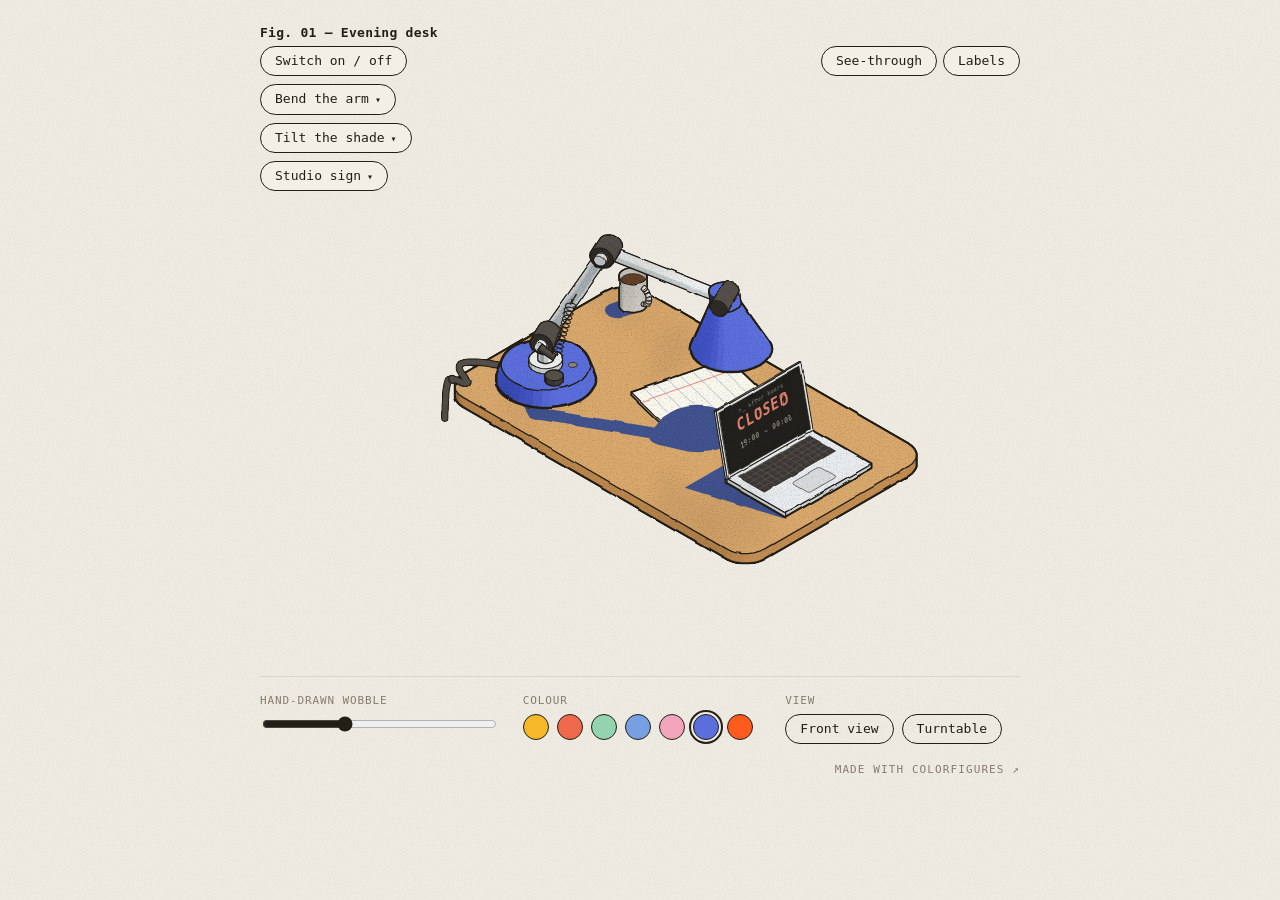
<file: figure-src/desk-lamp.html>
<!doctype html>
<html lang="en"><head><meta charset="utf-8">
  <meta name="robots" content="noindex, nofollow"><meta name="viewport" content="width=device-width,initial-scale=1">
<!-- Drawing engine: Colorfigures, MIT License (c) 2026 April Zhu, Tolga Cohce. Full licence: figure-src/LICENSE in this repo. -->
<title>Desk lamp</title></head><body>
<script src="core.js"></script>
<script>
/* Evening desk: a balanced-arm desk lamp, a laptop showing whether the studio is open, a notebook and a mug.
   Based on the engine's desk-lamp example (same lamp geometry and see-through), with the desk props changed.
   ?embed=1 hides everything but the figure (for the site hero); the parent page sets the lamp and the screen with
   postMessage({ type:'lamp', on:true|false, sign:'open'|'closed' }). */
const EMBED = new URLSearchParams(location.search).get('embed') === '1';
if (EMBED){
  window.FIG_A = () => .75;
  document.documentElement.classList.add('embed');
  const es = document.createElement('style');
  es.textContent = 'html.embed body{background:transparent!important;padding:0!important;overflow:hidden}'
    + 'html.embed header,html.embed .controls,html.embed .made-with,html.embed .actions,html.embed .stats,html.embed .vset,html.embed .mcap,html.embed .zchip,html.embed .lgd,html.embed #readout,html.embed .toast{display:none!important}'
    + 'html.embed .stage{max-width:none}html.embed #fig{margin:0;max-width:none}';
  document.head.appendChild(es);
}
// ?ink=light (or postMessage { ink }): light ink lines, for a dark page with no paper behind the drawing
const inkStyle = document.createElement('style'); document.head.appendChild(inkStyle);
const setInk = mode => { inkStyle.textContent = mode === 'light'
  ? '#art [stroke="#231e16"]{stroke:#e9e7e1}#art [fill="#231e16"]{fill:#e9e7e1}' : ''; };
setInk(new URLSearchParams(location.search).get('ink'));
PALS.ink = { l:'#5b6fdc', m:'#3e52c4', d:'#1f2a6e' };                    // ink blue (laptop sticker)
PALS.ember = { l:'#ff5b1f', m:'#dc4712', d:'#5c1c08' };                  // the GG Studio accent (lamp on the site)

/* ---------- geometry (x = depth, y = width, z = up; 1 unit ≈ 1 cm) ---------- */
const BW = 106, BDP = 64, BH = 3, BRAD = 7;             // desk board
const BTOP = boardTop(0, 0, BW, BDP, BH, BRAD);
const BX = 16, BY = 44;                                    // lamp base centre
const PHI = -25 * Math.PI/180;                             // the arm swings in a vertical plane along U
const U = [Math.cos(PHI), Math.sin(PHI), 0], NRM = [-Math.sin(PHI), Math.cos(PHI), 0];
const BASE_R0 = 12.5, BASE_R1 = 11, BASE_H = 4.5, POST_TOP = BH + BASE_H + 8;
const ARM1 = 34, ARM2 = 32;                                // lower / upper arm
const SHD_R0 = 3.8, SHD_R1 = 10, SHD_LEN = 15;            // shade: back radius, mouth radius, length
const BULB_T = 12.6, BULB_R = 4.4;
const LAMP_TOP = 67;
// poses keep the head clear of the laptop and the mug (checked: shade x < 73, y > 12)
const POSES = { read:{ label:'Reading', a:[62,-12,-84] }, up:{ label:'Reach up', a:[74,18,-84] } };
const TILTS = { down:{ label:'Down', d:-10 }, mid:{ label:'Angled', d:0 }, out:{ label:'Out', d:10 } };
const SWITCH = [BX + 6.5, BY + 3.5];
const CANDELA = 180;                                       // a small LED reading lamp

const rad = a => a * Math.PI/180;
const addv = (a,b) => [a[0]+b[0], a[1]+b[1], a[2]+b[2]], scl = (a,k) => a.map(v => v*k);
const Q = (s, z) => [BX + s*U[0], BY + s*U[1], z];        // point in the arm plane
const dirOf = a => [Math.cos(rad(a))*U[0], Math.cos(rad(a))*U[1], Math.sin(rad(a))];
function geo(ang){
  const [a1, a2, a3] = ang, Sh = Q(0, POST_TOP);
  const El = addv(Sh, scl(dirOf(a1), ARM1)), Wr = addv(El, scl(dirOf(a2), ARM2)), dd = dirOf(a3);
  return { Sh, El, Wr, dd, at: t => addv(Wr, scl(dd, t)) };
}
// ring of points around axis ax through c
function ringAx(c, ax, r, n=16){
  let e1, e2;
  if (Math.abs(dot(ax, NRM)) > .9){ e1 = U; e2 = [0,0,1]; } else if (Math.abs(ax[2]) > .99){ e1 = [1,0,0]; e2 = [0,1,0]; }
  else { e1 = NRM; e2 = norm(cross(ax, NRM)); }
  return Array.from({length:n}, (_,i) => { const t = i/n*2*Math.PI; return addv(c, addv(scl(e1, r*Math.cos(t)), scl(e2, r*Math.sin(t)))); });
}
const rodTone = (n, M) => { const c = tone(n, M); return c === M.d ? M.m : c; };   // thin rods: never the darkest tone
// a cylinder between two 3D points, capped on the end that faces the viewer
function cylAx(c0, c1, r, M, sh=tone, w=1.1, n=16){
  const ax = norm(sub(c1, c0)), A = ringAx(c0, ax, r, n), B = ringAx(c1, ax, r, n);
  let s = loft(A, B, nr => sh(nr, M));
  const capB = vis(ax), cap = capB ? B : A, cn = capB ? ax : scl(ax, -1);
  if (vis(cn)) s += fill(pd(cap), sh(cn, M));
  s += hullInk([...A, ...B], w);
  if (vis(cn)) s += ink(pd(cap), w*.7);
  return s;
}
// a joint hub: short drum across the arm plane, with a little knob on the near side
function hub(J, r, half, knob=true){
  let s = cylAx(addv(J, scl(NRM, -half)), addv(J, scl(NRM, half)), r, DARK, tone, 1.1, 18);
  if (knob) s += cylAx(addv(J, scl(NRM, half)), addv(J, scl(NRM, half + 1.4)), r*.5, METAL, toneI, .9, 12);
  return s;
}

/* ---------- light: rays from a virtual apex behind the bulb through the mouth, onto the desk ---------- */
function poolPts(g, frac=1){
  const apex = g.at(-14), rim = ringAx(g.at(SHD_LEN), g.dd, SHD_R1*frac, 32), out = [];
  for (const p of rim){ const v = sub(p, apex); if (v[2] > -1e-3) return null; const k = (BH - apex[2]) / v[2]; out.push(addv(apex, scl(v, k))); }
  return out;
}
function luxAt(g){
  if (g.dd[2] >= -.05) return 0;
  const b = g.at(BULB_T), dist = (b[2] - BH) / -g.dd[2] / 100;      // metres along the beam
  return CANDELA * -g.dd[2] / (dist*dist);
}

/* ---------- desk props ----------
   Laptop (13", ~30 x 21 cm, lid ~19 cm) at the front right, its hinge at the back edge of the base; a ceramic mug
   in the back right corner, handle toward the front; a notebook under the lamp. Each sits on the desk board. */
const NB = (() => { const c = [50, 23], a = rad(14), hx = 11, hy = 14;
  return [[-hx,-hy],[hx,-hy],[hx,hy],[-hx,hy]].map(([u,v]) => [c[0] + u*Math.cos(a) - v*Math.sin(a), c[1] + u*Math.sin(a) + v*Math.cos(a)]); })();
function notebook(){
  const A = on(PZ(BH), NB), B = on(PZ(BH + .9), NB);
  let s = loft(A, B, n => toneI(n, CERAMIC)) + fill(pd(B), '#fbf8ee');
  const lerp = (p, q, t) => [p[0] + (q[0]-p[0])*t, p[1] + (q[1]-p[1])*t];
  let ln = '';
  for (let k = 1; k < 8; k++){ const t = k/8; ln += pd([[...lerp(NB[0], NB[3], t), BH+.95], [...lerp(NB[1], NB[2], t), BH+.95]], false); }
  s += `<path d="${ln}" fill="none" stroke="#9fb6d6" stroke-width=".6"/>`;
  s += line([[...lerp(NB[0], NB[1], .22), BH+.95], [...lerp(NB[3], NB[2], .22), BH+.95]], .6).replace(INK, '#e2706a');
  s += ink(pd(B), 1) + hullInk([...A, ...B], 1.4);
  return s;
}

const ALU = { l:'#e9ecee', m:'#c9cfd2', d:'#9aa3a7' };
const LT = { x0:79, x1:100, y0:14, y1:44, z1:BH + 1.4 };            // laptop base
const LID_H = 19, LID_T = .7, LID_A = rad(12);                      // lid height, thickness, lean back from upright
const LID_U = [-Math.sin(LID_A), 0, Math.cos(LID_A)], LID_N = [Math.cos(LID_A), 0, Math.sin(LID_A)];
const LID_X = 79.6;                                                  // the display face meets the base here
const lidPt = (y, h, t=0) => addv(addv([LID_X, y, LT.z1], scl(LID_U, h)), scl(LID_N, -t));
// a quad's faces of a thin slab: front quad F (normal n) pushed back by thickness along -n
function slab(F, n, t, m, w=.8){
  const B = F.map(p => addv(p, scl(n, -t))), faces = [[F, n], [B.slice().reverse(), scl(n, -1)]];
  for (let i = 0; i < 4; i++){ const a = F[i], b = F[(i+1)%4], c = B[(i+1)%4], d = B[i];
    const mid = avg([a, b, c, d]), out = norm(sub(mid, avg([...F, ...B]))); faces.push([[a, b, c, d], out]); }
  return faces.filter(([, nn]) => vis(nn)).map(([q, nn]) => shape(q, toneI(nn, m), w)).join('');
}
function laptop(st){
  let s = box(LT.x0, LT.y0, BH, LT.x1, LT.y1, LT.z1, ALU, toneI, .9);
  if (facing([0,0,1])){
    const z = LT.z1 + .02;
    s += shape(on(PZ(z), rectUV(LT.x0 + 2, LT.y0 + 2.5, LT.x0 + 11, LT.y1 - 2.5)), '#3d3935', .5);
    let keys = '';
    for (let i = 1; i < 5; i++){ const x = LT.x0 + 2 + 9*i/5; keys += pd([[x, LT.y0 + 2.5, z + .01], [x, LT.y1 - 2.5, z + .01]], false); }
    for (let j = 1; j < 12; j++){ const y = LT.y0 + 2.5 + 25*j/12; keys += pd([[LT.x0 + 2, y, z + .01], [LT.x0 + 11, y, z + .01]], false); }
    s += `<path d="${keys}" fill="none" stroke="#6d6862" stroke-width=".35"/>`;
    s += shape(on(PZ(z), rrUV(LT.x0 + 13, LT.y0 + 10, LT.x0 + 19, LT.y1 - 10, 1)), mix(ALU.l, '#000000', .07), .45);
  }
  s += hullInk([...on(PZ(BH), rectUV(LT.x0, LT.y0, LT.x1, LT.y1)), ...on(PZ(LT.z1), rectUV(LT.x0, LT.y0, LT.x1, LT.y1))], 1.6);
  // lid: aluminium slab; the display on its front face, a sticker on its back
  const F = [lidPt(LT.y1, 0), lidPt(LT.y0, 0), lidPt(LT.y0, LID_H), lidPt(LT.y1, LID_H)];
  s += slab(F, LID_N, LID_T, ALU, .8);
  if (facing(LID_N)){
    const ins = (y, h) => addv(lidPt(y, h), scl(LID_N, .03));
    s += shape([ins(LT.y1 - .8, .8), ins(LT.y0 + .8, .8), ins(LT.y0 + .8, LID_H - .8), ins(LT.y1 - .8, LID_H - .8)], '#211f1c', .6);
    const open = st.sign === 'open', scr = [ins(LT.y1 - 1.6, 1.8), ins(LT.y0 + 1.6, 1.8), ins(LT.y0 + 1.6, LID_H - 1.6), ins(LT.y1 - 1.6, LID_H - 1.6)];
    s += fill(pd(scr), open ? '#1d2a26' : '#22201d');
    if (open) s += fill(pd(scr), '#8af0ae', 'opacity=".07"');
    const across = Dv(0, -1, 0), down = Dv(...scl(LID_U, -1)), mid = (LT.y0 + LT.y1)/2;
    const say = (h, text, size, col, wt=800) => { const o = P(...addv(lidPt(mid, h), scl(LID_N, .06)));
      return `<text transform="${txM(o, across, down)}" font-size="${size}" fill="${col}" text-anchor="middle" font-family="ui-monospace,Menlo,Consolas,monospace" font-weight="${wt}" letter-spacing=".06em">${text}</text>`; };
    s += say(LID_H*.56, open ? 'OPEN' : 'CLOSED', open ? 5.6 : 4.6, open ? '#8af0ae' : '#e2836f');
    s += say(LID_H*.56 - 4.6, '19:00 - 00:00', 2.1, open ? '#7fa596' : '#8d877a', 600);
    s += say(LID_H - 3.6, '&gt;_ after hours', 1.7, open ? '#7fa596' : '#6d6862', 600);
  } else if (facing(scl(LID_N, -1))){
    const c = addv(lidPt((LT.y0 + LT.y1)/2 + 5, LID_H*.6), scl(LID_N, -LID_T - .03)), stk = [];
    for (let i = 0; i < 24; i++){ const a = i/24*2*Math.PI; stk.push(addv(c, addv([0, 3.2*Math.cos(a), 0], scl(LID_U, 3.2*Math.sin(a))))); }
    s += shape(stk, PALS.ink.l, .7);
  }
  return s;
}
const LT_BOX = [[73.4, LT.y0 - .1, BH], [LT.x1, LT.y1 + .1, LT.z1 + LID_H]];

const MUG = { x:9, y:6.4, r:3.5, h:9 };
const MUG_M = matOf('#f4f1e8');
function mug(){
  const A = on(PZ(BH), ellUV(MUG.x, MUG.y, MUG.r, MUG.r, 28)), B = on(PZ(BH + MUG.h), ellUV(MUG.x, MUG.y, MUG.r, MUG.r, 28));
  const coffee = on(PZ(BH + MUG.h - 1.6), ellUV(MUG.x, MUG.y, MUG.r - .35, MUG.r - .35, 28));
  const body = openShell(A, B, n => toneI(n, MUG_M), fill(pd(coffee), '#6b4429') + ink(pd(coffee), .5))
    + ink(pd(B), .9) + hullInk([...A, ...B], 1.5);
  // handle: a C in the plane y = MUG.y, on the front (+x) side, made of short rods
  const hp = []; for (let i = 0; i <= 8; i++){ const a = rad(-80 + 160*i/8); hp.push([MUG.x + MUG.r - .4 + 2.5*Math.cos(a), MUG.y, BH + 4.6 + 2.6*Math.sin(a)]); }
  let handle = ''; for (let i = 0; i < hp.length - 1; i++) handle += rod(hp[i], hp[i+1], .7, MUG_M, toneI, .8, .7, 10);
  return facing([1,0,0]) ? body + handle : handle + body;
}
const MUG_BOX = [[MUG.x - MUG.r, MUG.y - MUG.r, BH], [MUG.x + MUG.r + 2.6, MUG.y + MUG.r, BH + MUG.h]];

// power cord: out of the back of the base, over the back edge of the desk
function smooth3(pts, it=3){
  for (let k = 0; k < it; k++){ const o = [pts[0]];
    for (let i = 0; i < pts.length-1; i++){ const a = pts[i], b = pts[i+1]; o.push(a.map((v,j) => v*.75 + b[j]*.25), a.map((v,j) => v*.25 + b[j]*.75)); }
    o.push(pts[pts.length-1]); pts = o; }
  return pts;
}
function cord(pts, r=.8){
  const d = pd(smooth3(pts), false), cap = 'fill="none" stroke-linecap="round" stroke-linejoin="round"';
  return `<path d="${d}" ${cap} stroke="${INK}" style="stroke-width:${f(2*r + 1.8*INK_K)}"/><path d="${d}" ${cap} stroke="${DARK.l}" style="stroke-width:${f(2*r)}"/>`;
}
const CORD_ON = [[BX - 10, BY + 4, BH + .8], [BX - 16, BY + 7, BH + .8], [BX - 20, BY + 12, BH + .8], [6, BY + 16, BH + .8], [.3, BY + 17, BH + .8]];
const CORD_OFF = [[.3, BY + 17, BH + .8], [-1.4, BY + 17.3, BH - .5], [-1.8, BY + 17.5, -9]];

/* ---------- the lamp ---------- */
function lamp(st, m, g){
  let s = '';
  const zt = BH + BASE_H;
  // weighted base
  const bA = on(PZ(BH), ellUV(BX, BY, BASE_R0, BASE_R0, 36)), bB = on(PZ(zt), ellUV(BX, BY, BASE_R1, BASE_R1, 36));
  s += loft(bA, bB, n => tone(n, m)) + fill(pd(bB), m.l) + ink(pd(bB), 1.1) + hullInk([...bA, ...bB], 2.4);
  // swivel collar + post
  s += cyl(BX, BY, zt, zt + 1.6, 4.2, METAL, toneI, 1, 18);
  s += cylAx(Q(0, zt + 1.6), g.Sh, 2, METAL, rodTone, 1.1, 12);
  // lower arm, shoulder joint, balance spring (in front of the arm plane)
  s += cylAx(g.Sh, g.El, 1.7, METAL, rodTone, 1.1, 12);
  s += hub(g.Sh, 3, 3);
  const ax = norm(sub(g.El, g.Sh)), side = scl(NRM, 4.2), lev = addv(g.Sh, scl(norm(cross(NRM, ax)), 4.5));
  const A = addv(lev, side), B = addv(addv(g.Sh, scl(ax, ARM1*.55)), side);
  s += cylAx(addv(g.Sh, side), A, .9, DARK, rodTone, .9, 8);                      // lever the spring hangs on
  const sa = norm(sub(B, A)), e2 = norm(cross(sa, NRM)), coil = [];
  for (let i = 0; i <= 160; i++){ const t = .08 + .84*i/160, th = t*2*Math.PI*14, c = addv(A, scl(sub(B, A), t));
    coil.push(addv(c, addv(scl(NRM, 1.1*Math.cos(th)), scl(e2, 1.1*Math.sin(th))))); }
  s += ink(pd([A, addv(A, scl(sub(B, A), .08))], false), 1) + ink(pd(coil, false), .8) + ink(pd([addv(A, scl(sub(B, A), .92)), B], false), 1);
  s += ink(pd([B, addv(B, scl(NRM, -2.4))], false), 1);
  // switch + pilot light on the base top
  const pz = st.pressT > 0 ? .5 : 1.6;
  s += act('switch', cyl(SWITCH[0], SWITCH[1], zt, zt + pz, 2.3, DARK, toneI, 1, 18));
  const led = on(PZ(zt + .05), ellUV(BX + 5, BY - 4.5, 1.1, 1.1, 12));
  s += fill(pd(led), st.on ? '#43c25c' : '#8d877a') + ink(pd(led), .6);
  // upper arm + elbow
  s += cylAx(g.El, g.Wr, 1.6, METAL, rodTone, 1.1, 12);
  s += hub(g.El, 3, 3);
  // light beam (behind the head, in front of everything below it)
  const glow = st.glow;
  if (glow > .01){ const pool = poolPts(g);
    if (pool){ const rim = ringAx(g.at(SHD_LEN), g.dd, SHD_R1*.92, 32);
      s += fill(sp(hull([...rim, ...pool].map(p => P(...p)))), '#ffe9a0', `opacity="${f(.3*glow)}" pointer-events="none"`); } }
  // head: bulb (drawn first: the shade hides all but its tip), cone, back cap
  let h = '';
  const bc = P(...g.at(BULB_T)), br = BULB_R * 1.2247;
  const mouthIn = vis(g.dd);
  const bulb = () => (glow > .01 ? `<circle cx="${f(bc[0])}" cy="${f(bc[1])}" r="${f(br*1.9)}" fill="#ffe58a" opacity="${f(.55*glow)}"/>` : '')
    + `<circle cx="${f(bc[0])}" cy="${f(bc[1])}" r="${f(br)}" fill="${glow > .5 ? '#fff7cf' : '#eef0ea'}" stroke="${INK}" stroke-width="1"/>`
    + `<circle cx="${f(bc[0] - br*.35)}" cy="${f(bc[1] - br*.35)}" r="${f(br*.28)}" fill="#ffffff" opacity=".8"/>`;
  const r0 = ringAx(g.at(1.5), g.dd, SHD_R0, 32), r1 = ringAx(g.at(SHD_LEN), g.dd, SHD_R1, 32);
  const cone = loft(r0, r1, n => tone(n, m)) + hullInk([...r0, ...r1], 2.2);
  const capC = cylAx(g.at(-2.2), g.at(1.5), SHD_R0, m, tone, 1.4, 24);
  if (!mouthIn) h += bulb() + cone + capC;
  else h += capC + cone + fill(pd(r1), glow > .5 ? '#fff4c4' : '#f4efe0') + clipTo(r1, bulb()) + ink(pd(r1), 1.6);
  s += act('shade', h);
  s += hub(g.Wr, 2.3, 4.6, false);
  return s;
}
function shadows(g){
  const zt = BH + BASE_H;
  const parts = [
    [...on(PZ(BH), ellUV(BX, BY, BASE_R0, BASE_R0, 24)), ...on(PZ(zt), ellUV(BX, BY, BASE_R1, BASE_R1, 24))],
    [...ringAx(Q(0, zt), [0,0,1], 2.2, 10), ...ringAx(g.Sh, [0,0,1], 2.2, 10)],
    [...ringAx(g.Sh, norm(sub(g.El, g.Sh)), 2.6, 10), ...ringAx(g.El, norm(sub(g.El, g.Sh)), 2.6, 10)],
    [...ringAx(g.El, norm(sub(g.Wr, g.El)), 2.4, 10), ...ringAx(g.Wr, norm(sub(g.Wr, g.El)), 2.4, 10)],
    [g.Wr, ...ringAx(g.at(-2.2), g.dd, SHD_R0, 16), ...ringAx(g.at(SHD_LEN), g.dd, SHD_R1, 24)],
    // laptop: base, then base + lid as one outline
    [...on(PZ(BH), rectUV(LT.x0, LT.y0, LT.x1, LT.y1)), ...on(PZ(LT.z1), rectUV(LT.x0, LT.y0, LT.x1, LT.y1)), lidPt(LT.y0, LID_H), lidPt(LT.y1, LID_H)],
    [...on(PZ(BH), ellUV(MUG.x, MUG.y, MUG.r, MUG.r, 16)), ...on(PZ(BH + MUG.h), ellUV(MUG.x, MUG.y, MUG.r, MUG.r, 16))],
  ];
  return clipTo(BTOP, parts.map(p => castShadow(p, BH)).join(''));
}

/* ---------- scene ---------- */
const LAMP_BOX = [[0, 12, 0], [72.9, BDP, LAMP_TOP]];
function scene(st, m){
  const g = geo(st.ang);
  // the cord hanging down over the desk's back edge (x = 0) is behind the desk, or in front of it seen from behind
  const behind = facing([-1, 0, 0]);
  let s = (behind ? '' : cord(CORD_OFF)) + board(0, 0, BW, BDP, BH, BRAD, WOOD) + (behind ? cord(CORD_OFF) : '') + notebook() + shadows(g);
  if (st.glow > .01){ const outer = poolPts(g), core = poolPts(g, .55);
    const k = st.glow * (.45 + .4*Math.min(1, luxAt(g)/2500));
    if (outer) s += clipTo(BTOP, fill(pd(outer), '#fff2b0', `opacity="${f(.75*k)}"`) + (core ? fill(pd(core), '#fffbe2', `opacity="${f(.6*k)}"`) : '')); }
  const kx = ease(st.xr || 0);
  const lampSvg = cord(CORD_ON) + (kx > 0 ? `<g opacity="${f(1 - .62*kx)}">${lamp(st, m, g)}</g><g opacity="${f(kx)}">${lampMech(st, g)}</g>` + lampOuter(st, g, kx) : lamp(st, m, g));   // see-through: the lamp as a ghost, the inside over it
  // the lamp, the laptop and the mug sit apart (the laptop past the lamp in x, the mug before it in y), so boxes sort them
  s += byDepth([{ box: LAMP_BOX, svg: lampSvg }, { box: LT_BOX, svg: laptop(st) }, { box: MUG_BOX, svg: mug() }]);
  return s;
}

/* ---------- behaviour ---------- */
const target = st => { const p = POSES[st.pose].a; return [p[0], p[1], Math.max(-100, p[2] + TILTS[st.tilt].d)]; };
function moveTo(st, ui){
  st.from = st.ang.slice(); st.to = target(st); st.k = 0;
  if (st.moving) return;                                     // the running loop picks up the new target
  st.moving = true;
  ui.animate(dt => { st.k = Math.min(1, st.k + dt/1.1); const e = ease(st.k);
    st.ang = st.from.map((a, i) => a + (st.to[i] - a)*e);
    if (st.k >= 1){ st.moving = false; return false; } return true; });
}
function toggle(st, ui){
  st.on = !st.on; st.pressT = .16;
  if (EMBED && parent !== window) parent.postMessage({ type:'lamp-toggled', on: st.on }, location.origin);
  if (st.fading) return; st.fading = true;
  ui.animate(dt => { st.pressT = Math.max(0, st.pressT - dt);
    const goal = st.on ? 1 : 0; st.glow += Math.sign(goal - st.glow) * Math.min(Math.abs(goal - st.glow), dt/.3);
    if (st.pressT === 0 && st.glow === goal){ st.fading = false; return false; } return true; });
}
const choose = (key, val) => (st, ui) => { if (st[key] === val && !st.moving) return ui.flash('it is already there'); st[key] = val; moveTo(st, ui); };
const keys = Object.keys;
const nextOf = (obj, cur) => { const k = keys(obj); return k[(k.indexOf(cur) + 1) % k.length]; };

/* ---------- see-through: how a real balanced-arm desk lamp is built (unchanged from the engine's lamp) ----------
   Mains comes in on the cord, through a grommet in the base wall, under a cord grip, to a terminal block on a small
   switch board. A push switch on the board breaks the live core; a dropper capacitor and resistor run the green pilot
   LED. The lamp wire runs up the post and inside both arm tubes, loops round each joint bolt, and ends on the socket of
   an LED bulb in the shade. Each joint is a bolt with fibre friction washers; a balance spring carries the arm; a
   cast-iron counterweight bolted to the bottom plate keeps the lamp from tipping. */
const LM = { pcb:{ l:'#4fa36a', m:'#2f8a4a', d:'#1d5f31' }, iron: matOf('#6f7378'), steel: METAL, term: matOf('#3f7fc0'), cap: matOf('#e8c45a'),
  felt: matOf('#5a524a'), rub: DARK, fibre: matOf('#c9a46a'), bake: matOf('#4a4440'), brass: matOf('#d8b25a'), res: matOf('#d9c49a'), alu: matOf('#d4d8da') };
const LIT = matOf('#ff9a3a');
const boxOf = (pts, e = .05) => [[0,1,2].map(i => Math.min(...pts.map(p => p[i])) - e), [0,1,2].map(i => Math.max(...pts.map(p => p[i])) + e)];
const bend = (pts, r = 1.2) => { if (pts.length < 3) return pts; const out = [pts[0]];
  for (let i = 1; i < pts.length - 1; i++){ const [a, b, c] = [pts[i - 1], pts[i], pts[i + 1]];
    const la = Math.hypot(...a.map((v, k) => v - b[k])), lc = Math.hypot(...c.map((v, k) => v - b[k])), d = Math.min(r, la/2.2, lc/2.2);
    if (d < 1e-3){ out.push(b); continue; }
    const p = a.map((v, k) => b[k] + (v - b[k]) * d/la), q = c.map((v, k) => b[k] + (v - b[k]) * d/lc);
    for (let j = 0; j <= 4; j++){ const t = j/4; out.push([0,1,2].map(k => (1-t)*(1-t)*p[k] + 2*(1-t)*t*b[k] + t*t*q[k])); } }
  out.push(pts[pts.length - 1]); return out; };
const wireParts = (pts, col, w = .3, ends = true, L = 3) => { const q = bend(pts), out = [];
  for (let i = 0; i < q.length - 1; ){
    let j = i + 1, len = 0; while (j < q.length - 1 && len < L){ len += Math.hypot(...q[j].map((v, k) => v - q[j - 1][k])); j++; }
    if (len < L) while (j < q.length - 1) j++;
    const seg = q.slice(i, j + 1), d = pd(seg, false);
    let svg = `<path d="${d}" fill="none" stroke="${INK}" stroke-width="${f(2*w + .9)}" stroke-linecap="round" stroke-linejoin="round"/>`
      + `<path d="${d}" fill="none" stroke="${col}" stroke-width="${f(2*w)}" stroke-linecap="round" stroke-linejoin="round"/>`;
    if (ends && i === 0){ const [X, Y] = P(...q[0]); svg += `<circle cx="${f(X)}" cy="${f(Y)}" r=".9" fill="${INK}"/>`; }
    if (ends && j === q.length - 1){ const [X, Y] = P(...q[j]); svg += `<circle cx="${f(X)}" cy="${f(Y)}" r=".9" fill="${INK}"/>`; }
    out.push({ box: boxOf(seg), svg }); i = j; }
  return out; };
const B_ZT = BH + BASE_H, SHELL_IN = B_ZT - .5;
const WZ = [BH + .7, BH + 2.2], WR = 8.5;
const PCB = [18.6, 38.5, 5.9, 24.6, 49.5, 6.1];
const NIP_R = 1.5, WIRE_D = .9;
const GROM = (() => { const a = Math.atan2(48.6 - BY, 4.8 - BX); return [Math.cos(a), Math.sin(a), 0]; })();
const OUTDIR = norm([18.6 - BX, 42.4 - BY, 0]);
const gr = (r, z) => [BX + r*GROM[0], BY + r*GROM[1], z];
function wireRoute(ang, g){
  const th = [0, ang[0] - 90, ang[1] - 90, ang[2] - 90];
  const off = t => addv(scl(U, WIRE_D*Math.cos(rad(t))), [0, 0, WIRE_D*Math.sin(rad(t))]);
  const J = [Q(0, B_ZT), g.Sh, g.El, g.Wr], pts = [addv(J[0], off(th[0]))];
  for (let i = 1; i < 4; i++){ const n = Math.max(2, Math.ceil(Math.abs(th[i] - th[i-1]) / 12));
    for (let k = 0; k <= n; k++) pts.push(addv(J[i], off(th[i-1] + (th[i] - th[i-1]) * k/n))); }
  pts.push(addv(g.at(1.5), off(th[3])));
  return pts;
}
function lampMech(st, g){
  const parts = [], lit = !!st.on, H = '#3a3632', Hon = '#ffb347', put = (b, svg) => parts.push({ box: b, svg });
  const ca = (c0, c1, r, M, w = .8, n = 16) => put(boxOf([...ringAx(c0, norm(sub(c1, c0)), r, 8), ...ringAx(c1, norm(sub(c1, c0)), r, 8)]), cylAx(c0, c1, r, M, toneI, w, n));
  const vc = (x, y, z0, z1, r, M, w = .8, n = 20) => put([[x - r, y - r, z0], [x + r, y + r, z1]], cyl(x, y, z0, z1, r, M, toneI, w, n));
  const bx = (x0, y0, z0, x1, y1, z1, M, w = .7, extra = '') => put([[x0, y0, z0], [x1, y1, z1]], box(x0, y0, z0, x1, y1, z1, M, toneI, w) + extra);
  const top = facing([0,0,1]), dotZ = (x, y, z, r = .4, c = METAL.l) => fill(pd(on(PZ(z), ellUV(x, y, r, r, 10))), c) + ink(pd(on(PZ(z), ellUV(x, y, r, r, 10))), .35);
  for (const a of [45, 135, 225, 315]) vc(BX + 9.4*Math.cos(rad(a)), BY + 9.4*Math.sin(rad(a)), BH, BH + .3, 1.3, LM.felt, .5, 12);
  vc(BX, BY, BH + .3, WZ[0], 11.3, LM.steel, .9, 40);
  put([[BX - WR, BY - WR, WZ[0]], [BX + WR, BY + WR, WZ[1]]], cyl(BX, BY, WZ[0], WZ[1], WR, LM.iron, toneI, 1, 36)
    + (top ? [105, 195, 285].map(a => dotZ(BX + 6.5*Math.cos(rad(a)), BY + 6.5*Math.sin(rad(a)), WZ[1] + .02, .6)).join('') : ''));
  vc(BX, BY, WZ[1], WZ[1] + .4, 2.3, LM.iron, .7, 20);
  const nz = [WZ[1] + .4, SHELL_IN - .6];
  const slot = facing(OUTDIR) ? fill(pd(on(PZ(5.9), ellUV(BX + NIP_R*OUTDIR[0], BY + NIP_R*OUTDIR[1], .45, .45, 8))), '#1d1a16') : '';
  vc(BX, BY, nz[0], nz[1], NIP_R, LM.brass, .7, 18); parts[parts.length - 1].svg += slot;
  vc(BX, BY, nz[1], SHELL_IN, 2.2, LM.steel, .7, 6);
  vc(BX, BY, SHELL_IN, B_ZT, NIP_R, LM.brass, .7, 18);
  ca(gr(11.1, 3.95), gr(12.4, 3.95), .95, LM.rub, .7, 14);
  parts.push(...wireParts([gr(11.1, 3.95), gr(10.3, 4.3), gr(9.9, 5.75), [10.4, 47.9, 5.75], [11.5, 47.9, 5.75]], DARK.l, .55, false));
  bx(10, 46.9, 6.3, 11, 48.9, 6.55, LM.steel, .6); bx(10, 46.5, WZ[1], 11, 46.9, 6.55, LM.steel, .5); bx(10, 48.9, WZ[1], 11, 49.3, 6.55, LM.steel, .5);
  bx(10, 45.3, WZ[1], 11, 46.5, WZ[1] + .25, LM.steel, .5, top ? dotZ(10.5, 45.9, WZ[1] + .27, .35) : '');
  bx(10, 49.3, WZ[1], 11, 50.5, WZ[1] + .25, LM.steel, .5, top ? dotZ(10.5, 49.9, WZ[1] + .27, .35) : '');
  parts.push(...wireParts([[11.4, 47.65, 5.75], [17.4, 47.65, 5.75], [18.6, 47.2, 6.5]], '#9a5a2c', .25, false));
  parts.push(...wireParts([[11.4, 48.15, 5.75], [17.4, 48.15, 5.75], [18.6, 48.4, 6.5]], '#3c6fb4', .25, false));
  for (const [x, y] of [[19.6, 40], [23.2, 40], [19.6, 48], [23.2, 48]]) vc(x, y, WZ[1], PCB[2], .45, LM.steel, .5, 10);
  let tr = '';
  if (top) for (const t of [[[20.2, 47.4], [21.2, 47.4]], [[23.8, 48.2], [24.2, 48.2], [24.2, 45], [19.4, 45], [19.4, 43.6]], [[18.9, 46.6], [18.9, 43.6]], [[22.4, 42.5], [21, 42.5], [21, 40.25]]])
    tr += `<path d="${pd(t.map(([x, y]) => [x, y, PCB[5] + .01]), false)}" fill="none" stroke="#d8a24a" stroke-width=".7" stroke-linecap="round" stroke-linejoin="round"/>`;
  put([[PCB[0], PCB[1], PCB[2]], [PCB[3], PCB[4], PCB[5]]], box(...PCB, LM.pcb, toneI, .7) + tr);
  for (const y0 of [41.2, 46.6]) bx(18.6, y0, PCB[5], 20.2, y0 + 2.4, 6.95, LM.term, .6, top ? dotZ(19.4, y0 + .6, 6.97) + dotZ(19.4, y0 + 1.8, 6.97) : '');
  bx(21.2, 46.2, PCB[5], 23.8, 48.8, 6.85, lit ? LIT : LM.bake, .6);
  vc(SWITCH[0], SWITCH[1], 6.85, B_ZT, .6, METAL, .6, 12);
  vc(BX + 5, BY - 4.5, PCB[5], B_ZT - .05, .75, lit ? matOf('#5fe07a') : matOf('#9fb8a2'), .6, 12);
  bx(22.4, 40.4, PCB[5], 24.2, 44.6, 6.9, LM.cap, .6);
  put([[20, 45, PCB[5]], [22.4, 45.8, 6.9]], line([[20.1, 45.4, PCB[5]], [20.1, 45.4, 6.5], [20.6, 45.4, 6.5]], .45) + line([[22.2, 45.4, 6.5], [22.6, 45.4, 6.5], [22.6, 45.4, PCB[5]]], .45)
    + rod([20.6, 45.4, 6.5], [22.2, 45.4, 6.5], .35, LM.res, toneI, .6, .35, 10));
  const wc = lit ? Hon : H;
  parts.push(...wireParts([[18.6, 42.4, 6.5], [17.9, 42.85, 5.95], [BX + NIP_R*OUTDIR[0], BY + NIP_R*OUTDIR[1], 5.9]], wc, .3, false));
  parts.push(...wireParts(wireRoute(st.ang, g), wc, .3, false, 2.5));
  for (const [J, r, h, nut] of [[g.Sh, 3, 3, false], [g.El, 3, 3, false], [g.Wr, 2.3, 4.6, true]]){
    const at = t => addv(J, scl(NRM, t));
    ca(at(-h - .6), at(-h), 1.1, LM.steel, .6, 6);
    for (const [a, b] of [[-h, -1.2], [-.8, .8], [1.2, h]]) ca(at(a), at(b), .42, LM.steel, .5, 10);
    for (const a of [-1.2, .8]) ca(at(a), at(a + .4), 1.75, LM.fibre, .6, 18);
    if (nut) ca(at(h), at(h + .6), 1.1, LM.steel, .6, 6);
  }
  { const ax = norm(sub(g.El, g.Sh)), side = scl(NRM, 4.2), pr = norm(cross(NRM, ax));
    const A = addv(addv(g.Sh, scl(pr, 4.5)), side), B0 = addv(g.Sh, scl(ax, ARM1*.55)), B = addv(B0, side);
    ca(addv(g.Sh, side), A, .7, DARK, .7, 10);
    ca(addv(A, scl(NRM, -.6)), addv(A, scl(NRM, .6)), .5, LM.steel, .5, 10);
    ca(addv(B0, scl(ax, -.7)), addv(B0, scl(ax, .7)), 1.95, LM.steel, .7, 18);
    ca(addv(B0, scl(NRM, 1.9)), B, .25, LM.steel, .5, 8);
    const sa = norm(sub(B, A)), e2 = norm(cross(sa, NRM)), coil = [];
    for (let i = 0; i <= 160; i++){ const t = .08 + .84*i/160, th = t*2*Math.PI*14, c = addv(A, scl(sub(B, A), t));
      coil.push(addv(c, addv(scl(NRM, 1.1*Math.cos(th)), scl(e2, 1.1*Math.sin(th))))); }
    const ends = [[A, addv(A, scl(sub(B, A), .08))], [addv(A, scl(sub(B, A), .92)), B]];
    const strk = (pts, c, w) => `<path d="${pd(pts, false)}" fill="none" stroke="${c}" stroke-width="${w}" stroke-linecap="round" stroke-linejoin="round"/>`;
    put(boxOf([A, B, addv(A, scl(NRM, 1.2)), addv(B, scl(NRM, -1.2))]), [...ends, coil].map(p => strk(p, INK, 1.5)).join('') + [...ends, coil].map(p => strk(p, METAL.l, .6)).join(''));
  }
  { const dd = g.dd, at = g.at, toward = vis(dd), h = [];
    h.push(cylAx(at(1.5), at(5.6), 2.1, LM.bake, toneI, .8, 18));
    let thr = cylAx(at(5.6), at(8), 1.4, LM.brass, toneI, .7, 16);
    for (const t of [6.1, 6.7, 7.3]){ const rg = ringAx(at(t), dd, 1.42, 24), seg = [];
      for (const p of rg){ if (vis(sub(p, at(t)))) seg.push(p); else if (seg.length){ thr += line(seg.splice(0), .35); } }
      if (seg.length > 1) thr += line(seg, .35); }
    h.push(thr);
    h.push(rod(at(8), at(9.6), 1.5, LM.alu, toneI, .7, 2.5, 18));
    let brd = cylAx(at(9.6), at(9.9), 2.5, LM.alu, toneI, .6, 20);
    if (toward) for (let i = 0; i < 6; i++){ const a = i/6*2*Math.PI, p = addv(at(9.92), addv(scl(ringAx([0,0,0], dd, 1, 4)[0], 1.4*Math.cos(a)), scl(norm(cross(dd, ringAx([0,0,0], dd, 1, 4)[0])), 1.4*Math.sin(a))));
      brd += shape(ringAx(p, dd, .45, 8), lit ? '#fff4b0' : '#e8dca0', .4); }
    h.push(brd);
    const bc = P(...at(BULB_T)), br = BULB_R*1.2247;
    const globe = `<circle cx="${f(bc[0])}" cy="${f(bc[1])}" r="${f(br)}" fill="${lit ? '#fff2b0' : '#ffffff'}" fill-opacity="${lit ? .55 : .35}" stroke="${INK}" stroke-width=".9"/>`
      + `<circle cx="${f(bc[0] - br*.35)}" cy="${f(bc[1] - br*.35)}" r="${f(br*.22)}" fill="#ffffff" opacity=".7"/>`;
    const svg = toward ? h.join('') + globe : globe + h.reverse().join('');
    const ends = [at(1.5), at(BULB_T + BULB_R)];
    put(boxOf([...ringAx(ends[0], dd, BULB_R, 8), ...ringAx(ends[1], dd, BULB_R, 8)]), svg);
  }
  { const pz = st.pressT > 0 ? .5 : 1.6, led = on(PZ(B_ZT + .05), ellUV(BX + 5, BY - 4.5, 1.1, 1.1, 12));
    put([[SWITCH[0] - 2.3, SWITCH[1] - 2.3, B_ZT], [SWITCH[0] + 2.3, SWITCH[1] + 2.3, B_ZT + pz]], act('switch', cyl(SWITCH[0], SWITCH[1], B_ZT, B_ZT + pz, 2.3, DARK, toneI, 1, 18)));
    if (top) put([[BX + 3.9, BY - 5.6, B_ZT], [BX + 6.1, BY - 3.4, B_ZT + .1]], fill(pd(led), st.on ? '#43c25c' : '#8d877a') + ink(pd(led), .6)); }
  const lay = p => p.box[1][2] <= WZ[1] + .3 ? 0 : p.box[0][2] < B_ZT - .05 ? 1 : 2;
  return [0, 1, 2].map(i => byDepth(parts.filter(p => lay(p) === i))).join('');
}
function lampOuter(){ return ''; }   // the switch cap and pilot light are sorted inside lampMech
const XR_OPTS = { getSt: () => { try { return ui.st; } catch (e) { return {}; } }, B: [0, BW, 0, BDP, 0, LAMP_TOP],
  mech: () => '',
  inside: st => { if (!st.ang) return []; const g = geo(st.ang), lit = !!st.on, ax = norm(sub(g.El, g.Sh));
    return [ { at:[BX - 5, BY - 6, WZ[1]], text:'COUNTERWEIGHT', on: false },
      { at:[10.5, 47.9, 6.55], text:'CORD GRIP', on: false },
      { at:[19.4, 42.4, 6.95], text:'TERMINAL BLOCK', on: lit },
      { at:[23.8, 47.5, 6.6], text:'PUSH SWITCH', on: lit },
      { at:[23.3, 42.5, 6.9], text:'DROPPER CAPACITOR', on: lit },
      { at: addv(g.Sh, scl(ax, ARM1*.3)), text:'LAMP WIRE', on: lit },
      { at: addv(g.El, scl(NRM, -3.6)), text:'JOINT BOLT', on: !!st.moving },
      { at: addv(g.Wr, scl(NRM, 1)), text:'FRICTION WASHERS', on: !!st.moving },
      { at: addv(addv(g.Sh, scl(ax, ARM1*.35)), scl(NRM, 4.2)), text:'BALANCE SPRING', on: !!st.moving },
      { at: g.at(3.5), text:'SOCKET', on: lit },
      { at: g.at(BULB_T), text:'LED BULB', on: lit } ]; },
  surface: st => { if (!st.ang) return []; const g = geo(st.ang); return [ { at:[BX, BY, BH + BASE_H], text:'BASE', on: false }, { at: g.El, text:'ELBOW JOINT', on: false }, { at: g.at(SHD_LEN), text:'SHADE', on: !!st.on }, { at:[LT.x0 + 6, (LT.y0 + LT.y1)/2, LT.z1], text:'LAPTOP', on: st.sign === 'open' } ]; } };
const XR_CAPTION = st => st.on
  ? 'On: the push switch in the base closes the live core, and mains runs up the post and inside both arms to the LED bulb.'
  : 'Off: the push switch in the base breaks the live core. The cast-iron counterweight keeps the lamp upright when the arm reaches out.';

XR_OPTS.inline = true;
scene = xrWrap(scene, XR_OPTS);
const ui = mountFigure({
  fig:'01', turn:'full', title:'Evening desk', hint:'switch the lamp on, then turn the desk round',
  // in the hero there are no buttons to leave room for, so the desk is framed tighter
  size: EMBED ? [BW*.76, BDP*.76, LAMP_TOP*.82] : [BW, BDP, LAMP_TOP], center:[BW/2, BDP/2], palette:'ink',
  state:{ on:false, glow:0, pressT:0, pose:'read', tilt:'mid', ang:POSES.read.a.slice(), moving:false, fading:false, sign:'closed' },
  scene,
  readout: st => `${st.on ? 'on' : 'off'} · ${POSES[st.pose].label} · ${TILTS[st.tilt].label}`,
  buttonsLabel:'Lamp',
  buttons:[
    { label:'Switch on / off', onClick: toggle },
    { label:'Bend the arm', choices: st => keys(POSES).map(k => ({ label: POSES[k].label, current: st.pose === k, onClick: choose('pose', k) })) },
    { label:'Tilt the shade', choices: st => keys(TILTS).map(k => ({ label: TILTS[k].label, current: st.tilt === k, onClick: choose('tilt', k) })) },
    { label:'Studio sign', choices: st => [['open', 'Open'], ['closed', 'Closed']].map(([k, l]) => ({ label: l, current: st.sign === k, onClick: s => { s.sign = k; } })) },
  ],
  acts:{ switch:(st, el, ui) => toggle(st, ui), shade:(st, el, ui) => { st.tilt = nextOf(TILTS, st.tilt); moveTo(st, ui); } },
  params:(st, q) => {
    if (q.get('on') === '1'){ st.on = true; st.glow = 1; }
    if (q.get('sign') === 'open' || q.get('sign') === 'closed') st.sign = q.get('sign');
    if (POSES[q.get('pose')]) st.pose = q.get('pose');
    if (TILTS[q.get('tilt')]) st.tilt = q.get('tilt');
    st.ang = target(st);
  },
});
xrMount(() => ui, XR_CAPTION);
// on the site the lines stay straight: no hand-drawn wobble
if (EMBED){ const wob = document.getElementById('wob'); if (wob) wob.setAttribute('scale', '0'); }
// on the site the starting view comes from ?yaw/&pitch, so the frame (worked out for the default view) can cut the
// desk: centre the frame on the drawing once it is drawn
if (EMBED) requestAnimationFrame(() => {
  const svg = document.getElementById('fig'), art = document.getElementById('art');
  if (!svg || !art) return;
  const vb = svg.viewBox.baseVal, bb = art.getBBox();
  svg.setAttribute('viewBox', `${f(bb.x + bb.width/2 - vb.width/2)} ${f(bb.y + bb.height/2 - vb.height/2)} ${f(vb.width)} ${f(vb.height)}`);
});
// the site hero drives the lamp and the screen from Athens time
addEventListener('message', e => {
  if (e.origin !== location.origin || !e.data || e.data.type !== 'lamp') return;
  const st = ui.st;
  if (e.data.sign === 'open' || e.data.sign === 'closed') st.sign = e.data.sign;
  if (e.data.ink === 'light' || e.data.ink === 'dark') setInk(e.data.ink);
  if (typeof e.data.on === 'boolean' && e.data.on !== st.on) toggle(st, ui);
  ui.render();
});
</script></body></html>
</file>
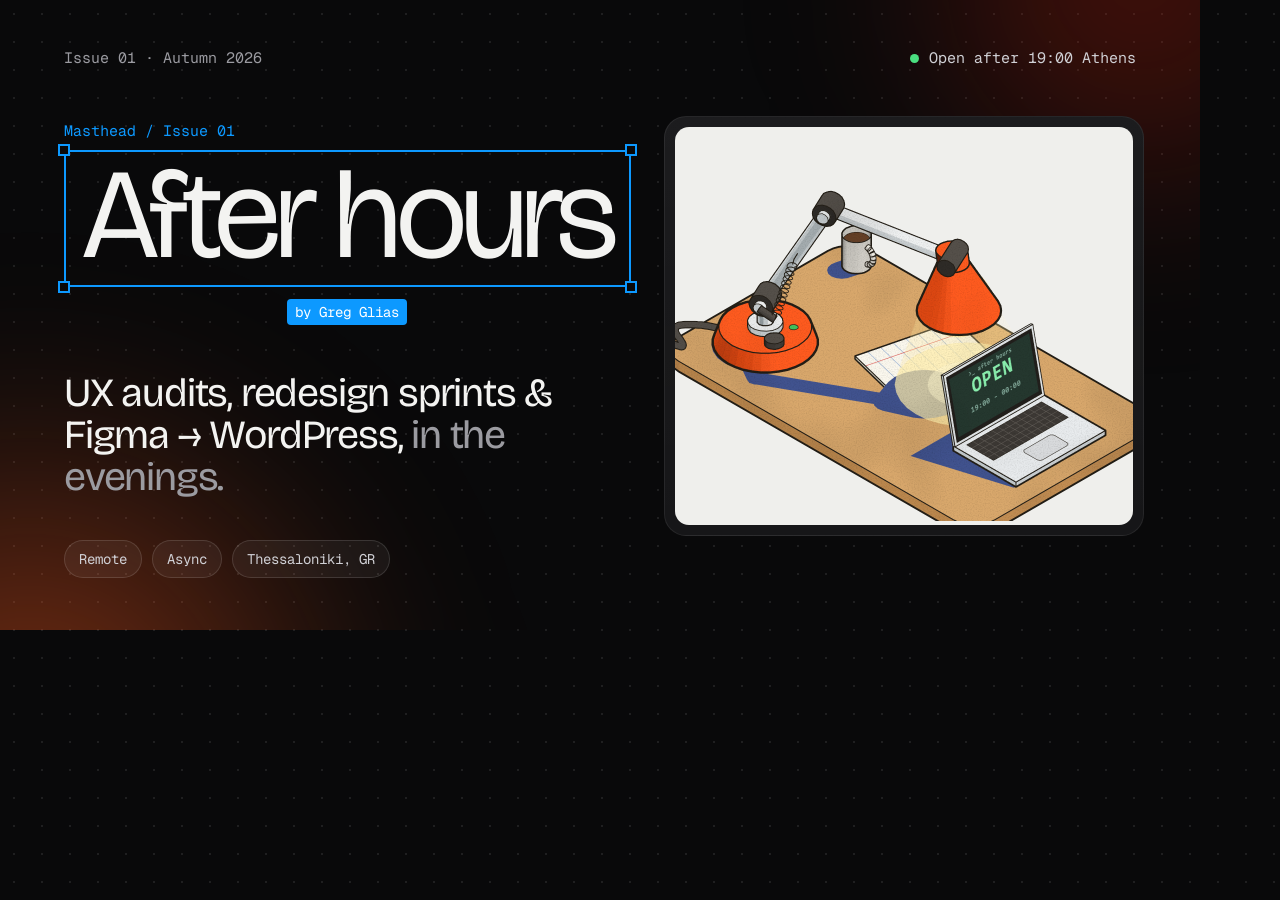
<file: og-src/og.html>
<!doctype html>
<html lang="en">
<head>
<meta charset="utf-8">
<meta name="robots" content="noindex, nofollow">
<title>After hours: social preview (1200×630)</title>
<!-- Source of assets/og.png. Render: headless Chrome, --window-size=1200,630, --screenshot. desk.png = the hero desk, lit, transparent background. -->
<link rel="stylesheet" href="https://fonts.googleapis.com/css2?family=Bricolage+Grotesque:opsz,wdth,wght@12..96,75..100,200..800&family=Geist+Mono:wght@400;500&family=Inter:opsz,wght@14..32,400..600&display=swap">
<style>
  * { box-sizing: border-box; margin: 0; }
  html, body { width: 1200px; height: 630px; overflow: hidden; }
  body { position: relative; color: #f3f3f1; font-family: "Inter", sans-serif;
    background: radial-gradient(circle, rgb(255 255 255 / 0.09) 1.1px, transparent 1.4px) 0 0 / 28px 28px, #09090a; }
  .glow { position: absolute; inset: 0; overflow: hidden; }
  .glow::before, .glow::after { content: ""; position: absolute; border-radius: 50%; filter: blur(80px); }
  .glow::before { width: 900px; height: 900px; left: -420px; bottom: -560px; background: radial-gradient(circle, rgb(255 91 31 / 0.5), transparent 62%); }
  .glow::after { width: 640px; height: 640px; right: -260px; top: -340px; background: radial-gradient(circle, rgb(196 33 11 / 0.4), transparent 62%); }
  .mono { font-family: "Geist Mono", monospace; font-size: 15px; color: #9b9ba1; }
  .top { position: absolute; left: 64px; right: 64px; top: 48px; display: flex; justify-content: space-between; }
  .top .open { color: #d0d0d5; } .top .open::before { content: ""; display: inline-block; width: 9px; height: 9px; border-radius: 50%; background: #4ade80; margin-right: 10px; }
  .frame { position: absolute; left: 64px; top: 150px; padding: 8px 18px 14px; }
  .frame::before { content: ""; position: absolute; inset: 0; border: 2px solid #0d99ff; }
  .frame .label { position: absolute; left: 0; bottom: calc(100% + 10px); font-family: "Geist Mono", monospace; font-size: 15px; color: #0d99ff; }
  .frame i { position: absolute; width: 12px; height: 12px; background: #09090a; border: 2px solid #0d99ff; }
  .frame .tl { left: -6px; top: -6px; } .frame .tr { right: -6px; top: -6px; } .frame .bl { left: -6px; bottom: -6px; } .frame .br { right: -6px; bottom: -6px; }
  .frame .size { position: absolute; left: 50%; top: calc(100% + 12px); transform: translateX(-50%); padding: 4px 8px; border-radius: 4px; background: #0d99ff; color: #fff; font-family: "Geist Mono", monospace; font-size: 14px; }
  h1 { font-family: "Bricolage Grotesque", sans-serif; font-weight: 350; font-size: 128px; line-height: 0.9; letter-spacing: -0.045em; white-space: nowrap; }
  .lead { position: absolute; left: 64px; top: 372px; width: 560px; font-family: "Bricolage Grotesque", sans-serif; font-size: 40px; line-height: 1.05; letter-spacing: -0.03em; }
  .lead span { color: #9b9ba1; }
  .pills { position: absolute; left: 64px; bottom: 52px; display: flex; gap: 10px; }
  .pills span { padding: 9px 14px; border-radius: 999px; border: 1px solid rgb(255 255 255 / 0.13); background: rgb(255 255 255 / 0.05); font-family: "Geist Mono", monospace; font-size: 14px; color: #d0d0d5; }
  .card { position: absolute; right: 56px; top: 116px; width: 480px; height: 420px; padding: 10px; border-radius: 22px; border: 1px solid rgb(255 255 255 / 0.07);
    background: linear-gradient(180deg, rgb(255 255 255 / 0.045), rgb(255 255 255 / 0.015)), #121214; }
  .art { position: relative; height: 100%; border-radius: 14px; overflow: hidden; background: #efefec; }
  .art img { position: absolute; width: 640px; left: -136px; top: -86px; }
</style>
</head>
<body>
  <div class="glow"></div>
  <p class="top mono"><span>Issue 01 · Autumn 2026</span><span class="open">Open after 19:00 Athens</span></p>
  <div class="frame"><span class="label">Masthead / Issue 01</span><h1>After hours</h1><i class="tl"></i><i class="tr"></i><i class="bl"></i><i class="br"></i><span class="size">by Greg Glias</span></div>
  <p class="lead">UX audits, redesign sprints &amp; Figma → WordPress, <span>in the evenings.</span></p>
  <p class="pills"><span>Remote</span><span>Async</span><span>Thessaloniki, GR</span></p>
  <div class="card"><div class="art"><img src="desk.png" alt=""></div></div>
</body>
</html>
</file>
<file: assets/styles.css>
/* After hours — services by Greg Glias, in the GG Studio system (the look of gglias.github.io):
   a near-black Figma canvas with a dot grid and an ember glow, panels as frames, Figma blue for "selected".
   Dark is home; light is the same system on paper. Bricolage Grotesque / Inter / Geist Mono. */
@import url("https://fonts.googleapis.com/css2?family=Bricolage+Grotesque:opsz,wdth,wght@12..96,75..100,200..800&family=Geist+Mono:wght@400;500&family=Inter:opsz,wght@14..32,400..600&display=swap");

:root {
  --bg: #09090a;
  --bg-2: #0e0e10;
  --card: #121214;
  --card-2: #18181b;
  --modal: #1f1f23;
  --line: rgb(255 255 255 / 0.07);
  --line-2: rgb(255 255 255 / 0.13);
  --dot: rgb(255 255 255 / 0.075);
  --text: #f3f3f1;
  --text-2: #d0d0d5;
  --muted: #9b9ba1;
  --faint: #56565c;
  --accent: #ff5b1f;
  --accent-deep: #c4210b;
  --on-accent: #ffffff;
  --select: #0d99ff;
  --select-ink: #0d99ff;
  --on-select: #ffffff;
  --ok: #4ade80;
  --warn: #fbbf24;
  --bad: #f87171;
  --fill: rgb(255 255 255 / 0.05);
  --fill-2: rgb(255 255 255 / 0.1);
  --shadow-c: rgb(0 0 0 / 0.9);
  --glow-op: 1;
  --paper: #efefec;               /* the desk drawing and the sample sit on paper in both themes */

  --font-display: "Bricolage Grotesque", "Helvetica Neue", Arial, sans-serif;
  --font-body: "Inter", system-ui, sans-serif;
  --font-mono: "Geist Mono", ui-monospace, "SFMono-Regular", Menlo, monospace;

  --radius-xl: 22px; --radius-panel: 20px; --radius-bar: 16px; --radius-l: 14px;
  --radius-m: 10px; --radius-s: 8px; --radius-xs: 6px; --radius-badge: 4px; --radius-pill: 999px;
  --shadow-highlight: inset 0 1px 0 rgb(255 255 255 / 0.05);
  --shadow-accent: 0 8px 22px -10px #ff5b1f;
  --ease: cubic-bezier(0.2, 0.7, 0.1, 1);
  --wrap: 1200px;
  --gutter: clamp(16px, 3vw, 24px);
  --lamp-pal: ember;
}
:root[data-theme="light"] {
  --bg: #efefec;
  --bg-2: #e7e7e3;
  --card: #fbfbfa;
  --card-2: #ffffff;
  --modal: #ffffff;
  --line: rgb(0 0 0 / 0.07);
  --line-2: rgb(0 0 0 / 0.13);
  --dot: rgb(0 0 0 / 0.075);
  --text: #16161a;
  --text-2: #3f3f46;
  --muted: #6b6b72;
  --faint: #a3a3aa;
  --select-ink: #0a5fb4;
  --ok: #16a34a;
  --warn: #d97706;
  --bad: #dc2626;
  --fill: rgb(0 0 0 / 0.05);
  --fill-2: rgb(0 0 0 / 0.1);
  --shadow-c: rgb(20 20 30 / 0.22);
  --glow-op: 0.28;
}

*, *::before, *::after { box-sizing: border-box; }
html { -webkit-text-size-adjust: 100%; scroll-behavior: smooth; scroll-padding-top: 96px; }
body {
  margin: 0; min-height: 100vh; overflow-x: hidden;
  color: var(--text); font: 400 16px/1.6 var(--font-body); -webkit-font-smoothing: antialiased;
  background: radial-gradient(circle, var(--dot) 1.1px, transparent 1.4px) 0 0 / 28px 28px, var(--bg);
}
/* the ember glow, behind everything */
.glow { position: fixed; inset: 0; z-index: -1; pointer-events: none; overflow: hidden; opacity: var(--glow-op); }
.glow::before, .glow::after { content: ""; position: absolute; border-radius: 50%; filter: blur(90px); }
.glow::before { width: 70vmax; height: 70vmax; left: -28vmax; bottom: -36vmax; background: radial-gradient(circle, rgb(255 91 31 / 0.42), transparent 62%); }
.glow::after { width: 50vmax; height: 50vmax; right: -18vmax; top: -22vmax; background: radial-gradient(circle, rgb(196 33 11 / 0.34), transparent 62%); }

img, svg { display: block; max-width: 100%; }
[hidden] { display: none !important; }
a { color: inherit; text-underline-offset: 3px; text-decoration-thickness: 1px; }
button { font: inherit; color: inherit; }
:focus-visible { outline: 2px solid var(--select); outline-offset: 2px; border-radius: 6px; }
::selection { background: var(--select); color: #fff; }
p { margin: 0; }
h1, h2, h3, h4 { margin: 0; font-family: var(--font-display); font-weight: 400; letter-spacing: -0.035em; line-height: 1.02; text-wrap: balance; }
h1 { font-size: clamp(2.5rem, 5.6vw, 5.1rem); font-weight: 350; letter-spacing: -0.038em; line-height: 0.98; }
h2 { font-size: clamp(2rem, 4.3vw, 3.5rem); }
h3 { font-size: 1.6rem; line-height: 1; }
.muted { color: var(--muted); }
.tiny { font: 400 11px/1.4 var(--font-mono); color: var(--muted); }

.wrap { width: 100%; max-width: var(--wrap); margin: 0 auto; padding: 0 var(--gutter); }

/* every panel */
.surface {
  background: linear-gradient(180deg, rgb(255 255 255 / 0.045), rgb(255 255 255 / 0.015)), var(--card);
  border: 1px solid var(--line); box-shadow: var(--shadow-highlight);
}

/* eyebrow: mono with the ember dot */
.eyebrow { display: inline-flex; align-items: center; gap: 8px; margin-bottom: 18px; font: 400 12px/1 var(--font-mono); letter-spacing: 0.02em; color: var(--muted); }
.eyebrow::before { content: ""; width: 5px; height: 5px; border-radius: 50%; background: var(--accent); flex: none; }

/* buttons */
.btn {
  display: inline-flex; align-items: center; justify-content: center; gap: 8px; min-height: 40px; padding: 9px 16px;
  border: 1px solid var(--line-2); border-radius: var(--radius-m); background: var(--fill); color: var(--text);
  font: 600 13px/1 var(--font-body); text-decoration: none; white-space: nowrap; cursor: pointer;
  transition: background .2s, border-color .2s, transform .2s var(--ease);
}
.btn:hover { background: var(--fill-2); }
.btn:active { transform: scale(.98); }
.btn-primary { border-color: transparent; background: var(--accent); color: #16161a; box-shadow: var(--shadow-accent); font-size: 14px; }
.btn-primary:hover { background: #ff6d36; }
.btn-sm { min-height: 32px; padding: 7px 12px; font-size: 12.5px; }
.btn[aria-pressed="true"] { border-color: var(--select); background: rgb(13 153 255 / 0.14); }

/* ---------- top bar ---------- */
.site-header { position: sticky; top: 0; z-index: 30; padding: 12px var(--gutter) 0; }
.topbar {
  max-width: calc(var(--wrap) - 2 * var(--gutter)); margin: 0 auto; height: 60px; padding: 0 10px 0 16px;
  display: flex; align-items: center; gap: 16px; border-radius: var(--radius-bar);
  background: linear-gradient(180deg, rgb(255 255 255 / 0.045), rgb(255 255 255 / 0.015)), color-mix(in srgb, var(--card) 88%, transparent);
  backdrop-filter: blur(14px); -webkit-backdrop-filter: blur(14px);
  border: 1px solid var(--line); box-shadow: var(--shadow-highlight);
}
.brand { display: inline-flex; align-items: center; gap: 10px; text-decoration: none; white-space: nowrap; font: 600 16px/1 var(--font-display); letter-spacing: -0.02em; }
.brand-mark { width: auto; height: 22px; color: var(--text); flex: none; }
.brand small { font: 400 11px/1 var(--font-mono); letter-spacing: 0; color: var(--muted); }
.nav { display: flex; gap: 2px; margin-left: auto; }
.nav a { padding: 8px 12px; border-radius: var(--radius-m); color: var(--text-2); font: 500 13.5px/1.2 var(--font-body); text-decoration: none; }
.nav a:hover { background: var(--fill); color: var(--text); }
.nav a[aria-current="page"] { background: rgb(13 153 255 / 0.13); color: var(--text); }
.header-tools { display: flex; align-items: center; gap: 8px; }
.status { display: inline-flex; align-items: center; gap: 8px; height: 36px; padding: 0 12px; border-radius: var(--radius-m); background: var(--fill); border: 1px solid var(--line); font: 400 11.5px/1 var(--font-mono); color: var(--text-2); white-space: nowrap; }
.status { position: relative; cursor: default; }
.status-tip { display: none; }
@media (hover: hover) and (min-width: 900px) {
  .status-tip {
    position: absolute; right: 0; top: calc(100% + 10px); z-index: 40; width: 300px;
    display: grid; gap: 4px; padding: 12px 14px; border-radius: var(--radius-bar);
    background: linear-gradient(180deg, rgb(255 255 255 / 0.07), rgb(255 255 255 / 0.03)), var(--modal);
    border: 1px solid var(--line-2); box-shadow: 0 30px 80px -20px var(--shadow-c);
    font: 400 12.5px/1.45 var(--font-body); color: var(--text-2); white-space: normal;
    opacity: 0; visibility: hidden; transform: translateY(-4px); transition: opacity .15s, transform .15s var(--ease), visibility .15s;
  }
  .status-tip b { font: 600 13px/1.3 var(--font-body); color: var(--text); }
  .status-tip-foot { margin-top: 4px; padding-top: 8px; border-top: 1px solid var(--line); font: 400 11px/1.3 var(--font-mono); color: var(--muted); }
  .status:hover .status-tip, .status:focus-visible .status-tip { opacity: 1; visibility: visible; transform: none; }
}
.status-dot { width: 7px; height: 7px; border-radius: 50%; background: var(--faint); flex: none; }
[data-open="true"] > .status-dot, [data-open="true"] .status-dot { background: var(--ok); box-shadow: 0 0 0 0 var(--ok); animation: pulse 2.4s infinite; }
@keyframes pulse { 0% { box-shadow: 0 0 0 0 rgb(74 222 128 / .55); } 70% { box-shadow: 0 0 0 7px transparent; } 100% { box-shadow: 0 0 0 0 transparent; } }

/* mobile menu: burger + panel under the top bar */
.burger { display: none; place-items: center; align-content: center; gap: 5px; width: 36px; height: 36px; padding: 0; border-radius: var(--radius-m); background: var(--fill); border: 1px solid var(--line); cursor: pointer; }
.burger span { display: block; width: 16px; height: 1.6px; border-radius: 2px; background: var(--text); transition: transform .25s var(--ease); }
.burger[aria-expanded="true"] span:first-child { transform: translateY(3.3px) rotate(45deg); }
.burger[aria-expanded="true"] span:last-child { transform: translateY(-3.3px) rotate(-45deg); }
.mnav {
  position: absolute; left: var(--gutter); right: var(--gutter); top: calc(100% + 8px); z-index: 35;
  display: grid; gap: 2px; padding: 8px; border-radius: var(--radius-bar);
  background: linear-gradient(180deg, rgb(255 255 255 / 0.07), rgb(255 255 255 / 0.03)), var(--modal);
  border: 1px solid var(--line-2); box-shadow: 0 30px 80px -20px var(--shadow-c);
  opacity: 0; transform: translateY(-6px); transition: opacity .2s, transform .25s var(--ease);
}
.mnav.is-open { opacity: 1; transform: none; }
.mnav[hidden] { display: none; }
.mnav a:not(.btn) { display: flex; align-items: baseline; justify-content: space-between; gap: 12px; padding: 14px 12px; border-radius: var(--radius-m); color: var(--text); text-decoration: none; font: 400 1.5rem/1 var(--font-display); letter-spacing: -0.03em; }
.mnav a:not(.btn):hover, .mnav a[aria-current="page"] { background: var(--fill); }
.mnav a i { font: 400 11px/1 var(--font-mono); font-style: normal; letter-spacing: 0; color: var(--muted); }
.mnav .btn { margin-top: 6px; min-height: 48px; font-size: 15px; }

/* theme switch */
.gg-switch { display: inline-grid; grid-auto-flow: column; gap: 2px; padding: 2px; border-radius: var(--radius-m); background: var(--fill); border: 1px solid var(--line); }
.gg-switch button { display: grid; place-items: center; width: 32px; height: 30px; border: 0; border-radius: var(--radius-s); background: transparent; color: var(--muted); cursor: pointer; }
.gg-switch button[aria-pressed="true"] { background: var(--card-2); color: var(--text); box-shadow: 0 1px 2px rgb(0 0 0 / 0.25), inset 0 1px 0 rgb(255 255 255 / 0.06); }
.gg-switch svg { width: 16px; height: 16px; fill: none; stroke: currentColor; stroke-width: 1.8; stroke-linecap: round; stroke-linejoin: round; }

/* ---------- masthead: the hero object in a Figma selection frame ---------- */
.hero { padding: clamp(24px, 3vw, 40px) 0 clamp(56px, 7vw, 96px); }
.masthead { margin-bottom: clamp(36px, 4vw, 56px); }
.mast-top { display: flex; justify-content: space-between; align-items: center; gap: 8px 16px; flex-wrap: wrap; margin-bottom: 30px; font: 400 12px/1 var(--font-mono); color: var(--muted); }
.mast-status { display: inline-flex; align-items: center; gap: 8px; color: var(--text-2); }
.mast-frame { display: table; margin: 0 auto; padding: clamp(6px, 1.4vw, 16px) clamp(10px, 2vw, 24px); }
.mast-title { font: 350 clamp(56px, 10.5vw, 148px)/0.86 var(--font-display); letter-spacing: -0.045em; text-align: center; white-space: nowrap; }
.mast-sub { display: flex; justify-content: center; flex-wrap: wrap; gap: 8px; margin-top: 36px; }
.mast-sub span { padding: 7px 13px; border-radius: var(--radius-pill); border: 1px solid var(--line-2); background: var(--fill); font: 400 12px/1 var(--font-mono); color: var(--text-2); }

.gg-frame { position: relative; }
.gg-frame::before { content: ""; position: absolute; inset: 0; border: 1.5px solid var(--select); pointer-events: none; clip-path: inset(0 100% 0 0); animation: wipe .9s var(--ease) .15s forwards; }
.gg-frame-label { position: absolute; left: 0; bottom: calc(100% + 8px); font: 400 11.5px/1 var(--font-mono); color: var(--select-ink); white-space: nowrap; opacity: 0; animation: rise .5s var(--ease) 1s forwards; }
.gg-handle { position: absolute; width: 9px; height: 9px; background: var(--bg); border: 1.5px solid var(--select); transform: scale(0); animation: pop .3s var(--ease) forwards; }
.gg-handle.tl { left: -4.5px; top: -4.5px; animation-delay: .5s; } .gg-handle.tr { right: -4.5px; top: -4.5px; animation-delay: .6s; }
.gg-handle.br { right: -4.5px; bottom: -4.5px; animation-delay: .7s; } .gg-handle.bl { left: -4.5px; bottom: -4.5px; animation-delay: .8s; }
.gg-size { position: absolute; left: 50%; top: calc(100% + 10px); transform: translateX(-50%); padding: 3px 6px; border-radius: var(--radius-badge); background: var(--select); color: var(--on-select); font: 400 11px/1.3 var(--font-mono); font-variant-numeric: tabular-nums; white-space: nowrap; opacity: 0; animation: rise .5s var(--ease) 1.1s forwards; }
@keyframes wipe { to { clip-path: inset(0 0 0 0); } }
@keyframes pop { to { transform: scale(1); } }
@keyframes rise { from { opacity: 0; translate: 0 4px; } to { opacity: 1; translate: 0 0; } }

/* ---------- hero ---------- */
.hero-grid { display: grid; grid-template-columns: minmax(0, 0.9fr) minmax(0, 1.1fr); gap: clamp(32px, 5vw, 64px); align-items: center; }
.hero h1 em { font-style: normal; color: var(--muted); }
.hero-lead { margin-top: 24px; max-width: 52ch; font-size: clamp(16px, 1.4vw, 18.9px); line-height: 1.6; color: var(--muted); }
.hero-actions { display: flex; flex-wrap: wrap; gap: 8px; margin-top: 30px; }
.copy-line { display: flex; align-items: center; gap: 8px; max-width: 420px; margin-top: 16px; padding: 4px 4px 4px 14px; border-radius: var(--radius-m); background: var(--fill); border: 1px solid var(--line); }
.copy-line code { flex: 1; min-width: 0; overflow: hidden; text-overflow: ellipsis; white-space: nowrap; font: 400 13px/1 var(--font-mono); color: var(--text-2); }

/* availability: Available / Limited availability / Fully booked (assets/availability.js) */
.avail { display: inline-flex; align-items: center; flex-wrap: wrap; gap: 6px 10px; margin-top: 22px; font: 400 12px/1.2 var(--font-mono); color: var(--muted); }
.avail:empty { display: none; }
.avail b { font: 600 13px/1 var(--font-body); color: var(--text); }
.avail-dot { width: 8px; height: 8px; border-radius: 50%; background: var(--ok); box-shadow: 0 0 0 3px rgb(74 222 128 / 0.16); flex: none; }
.avail[data-state="limited"] .avail-dot { background: var(--warn); box-shadow: 0 0 0 3px rgb(251 191 36 / 0.18); }
.avail[data-state="booked"] .avail-dot { background: var(--bad); box-shadow: 0 0 0 3px rgb(248 113 113 / 0.18); }
.contact .avail { margin-top: 20px; }
.avail-mast { margin: 0; }

/* the desk: transparent, on the canvas */
.studio { display: grid; gap: 4px; }
.studio-figure { position: relative; aspect-ratio: 4 / 3; margin: -4% -3% 0; }
.studio-figure iframe { display: block; width: 100%; height: 100%; border: 0; background: transparent; }
.cover-caption { padding: 4px 8px 10px; text-align: center; font-size: 13px; color: var(--muted); }
.cover-caption span { margin-right: 8px; font: 400 11px/1 var(--font-mono); color: var(--select-ink); }
.studio-panel { border-radius: var(--radius-l); padding: 6px 8px 4px; }
.studio-bar { display: flex; align-items: center; justify-content: space-between; gap: 12px; padding: 10px 8px 4px; }
.studio-word { display: flex; align-items: baseline; gap: 10px; font: 500 22px/1 var(--font-display); letter-spacing: -0.03em; }
.studio[data-open="true"] [data-sign-word] { color: var(--ok); }
.studio .status-dot { display: none; }
.studio-clock { font: 400 11.5px/1 var(--font-mono); letter-spacing: 0; color: var(--muted); font-variant-numeric: tabular-nums; }
.studio-note { margin-top: 6px; font-size: 13px; color: var(--muted); }
.studio-hours { display: flex; justify-content: space-between; flex-wrap: wrap; gap: 8px; padding: 10px 8px 6px; margin-top: 10px; border-top: 1px solid var(--line); font: 400 11px/1.3 var(--font-mono); color: var(--muted); }

/* ---------- sections ---------- */
section { padding: clamp(56px, 7vw, 96px) 0; }
.rule { display: none; }
.section-head { display: flex; justify-content: space-between; align-items: end; gap: 16px 32px; flex-wrap: wrap; margin-bottom: clamp(28px, 4vw, 44px); }
.section-head > p { max-width: 46ch; color: var(--muted); }

/* how it works */
.steps { display: grid; grid-template-columns: repeat(3, minmax(0, 1fr)); gap: 12px; }
.step { border-radius: var(--radius-l); padding: 22px; }
.step-num { display: inline-block; font: 400 11.5px/1 var(--font-mono); color: var(--accent); }
.step h3 { margin: 18px 0 10px; font-size: 1.45rem; }
.step p { color: var(--muted); font-size: 15px; }

/* services */
.menu-group + .menu-group { margin-top: 40px; }
.group-title { margin: 0 0 12px; padding: 0 4px; font: 500 10.5px/22px var(--font-mono); letter-spacing: 0.06em; text-transform: uppercase; color: var(--muted); }
.svc-grid { display: grid; grid-template-columns: repeat(auto-fill, minmax(min(100%, 340px), 1fr)); gap: 12px; }
.svc {
  display: flex; flex-direction: column; border-radius: var(--radius-l); padding: 22px;
  transition: border-color .2s, transform .25s var(--ease), box-shadow .2s;
}
.svc:hover { border-color: var(--select); transform: translateY(-2px); box-shadow: 0 14px 30px -18px var(--shadow-c); }
.svc-top { display: flex; align-items: center; gap: 10px; }
.svc-top .tag { margin-left: auto; }
.svc-ic { display: grid; place-items: center; width: 36px; height: 36px; flex: none; border-radius: var(--radius-s); background: var(--fill); border: 1px solid var(--line); color: var(--text); transition: background .2s, border-color .2s, color .2s; }
.svc-ic svg { width: 19px; height: 19px; fill: none; stroke: currentColor; stroke-width: 1.6; stroke-linecap: round; stroke-linejoin: round; }
.svc:hover .svc-ic { background: var(--select); border-color: var(--select); color: #fff; }
.toc-no { font: 400 11.5px/1 var(--font-mono); color: var(--accent); }
.tag { display: inline-block; padding: 4px 7px; border-radius: var(--radius-xs); background: var(--fill); color: var(--text-2); font: 400 11px/1 var(--font-mono); white-space: nowrap; }
.svc h4 { margin: 18px 0 10px; font-size: 1.6rem; line-height: 1; }
.item-meta { display: flex; flex-wrap: wrap; gap: 6px 14px; font: 400 11.5px/1.3 var(--font-mono); color: var(--muted); }
.item-desc { margin-top: 14px; font-size: 15px; color: var(--text-2); }
.item-lists { display: grid; grid-template-columns: minmax(0, 1fr) minmax(0, 1fr); gap: 16px; margin-top: 18px; padding-top: 16px; border-top: 1px solid var(--line); font-size: 13.5px; }
.item-lists strong { font: 400 11.5px/1.2 var(--font-mono); color: var(--muted); }
.item-lists ul { list-style: none; margin: 8px 0 0; padding: 0; display: grid; gap: 5px; }
.item-lists li { position: relative; padding-left: 16px; color: var(--text-2); line-height: 1.4; }
.item-lists .yes li::before { content: "+"; position: absolute; left: 0; color: var(--ok); font-weight: 600; }
.item-lists .no li { color: var(--muted); }
.item-lists .no li::before { content: "–"; position: absolute; left: 0; color: var(--faint); }
.svc-ask { margin-top: auto; padding-top: 20px; }
.svc-ask .btn::after { content: "→"; transition: transform .2s var(--ease); }
.svc-ask .btn:hover::after { transform: translateX(3px); }
.visually-hidden { position: absolute; width: 1px; height: 1px; padding: 0; margin: -1px; overflow: hidden; clip: rect(0 0 0 0); white-space: nowrap; border: 0; }

/* contact: prices by email */
.contact { display: grid; grid-template-columns: minmax(0, 1.3fr) minmax(0, 1fr); gap: 24px 48px; align-items: end; border-radius: var(--radius-xl); padding: clamp(24px, 4vw, 48px); }
.contact p { margin-top: 16px; max-width: 52ch; color: var(--muted); }
.contact-actions { display: grid; gap: 10px; justify-items: start; }
.contact-actions .copy-line { margin-top: 0; width: 100%; }

/* sample audit */
.sample { display: grid; grid-template-columns: minmax(0, 1fr) minmax(0, 1fr); gap: 32px; align-items: center; border-radius: var(--radius-xl); padding: clamp(24px, 4vw, 44px); }
.sample .muted { margin-top: 14px; }
.soon { display: inline-block; margin-top: 18px; padding: 5px 9px; border-radius: var(--radius-xs); background: rgb(13 153 255 / 0.13); color: var(--select-ink); font: 400 11px/1 var(--font-mono); }
.annot { position: relative; display: grid; gap: 10px; padding: 20px; border-radius: var(--radius-l); background: var(--paper); }
.annot-bar { height: 10px; border-radius: 6px; background: #dcdcd7; }
.annot-bar.w60 { width: 60%; } .annot-bar.w80 { width: 80%; } .annot-bar.w40 { width: 40%; }
.annot-btn { width: 120px; height: 28px; border-radius: var(--radius-s); background: #dcdcd7; outline: 1.5px solid var(--select); outline-offset: 4px; }
.annot-pin { position: absolute; display: flex; align-items: center; gap: 6px; padding: 3px 9px 3px 4px; border-radius: var(--radius-badge); background: var(--select); color: #fff; font: 400 11px/1.3 var(--font-mono); white-space: nowrap; }
.annot-pin b { display: grid; place-items: center; width: 16px; height: 16px; border-radius: 3px; background: #fff; color: var(--select); font-size: 10px; }

/* prompts */
.prompt-grid { display: grid; grid-template-columns: repeat(2, minmax(0, 1fr)); gap: 12px; }
.prompt { display: flex; flex-direction: column; border-radius: var(--radius-l); padding: 20px; }
.prompt-head { display: flex; align-items: center; justify-content: space-between; gap: 8px; }
.prompt-head .tiny { color: var(--muted); white-space: nowrap; }
.prompt h3 { margin: 16px 0 8px; font-size: 1.45rem; }
.prompt-desc { font-size: 14.5px; color: var(--muted); }
.prompt-tags { display: flex; flex-wrap: wrap; gap: 6px; }
.tag-used { display: inline-flex; align-items: center; gap: 6px; background: rgb(74 222 128 / 0.1); color: var(--text-2); }
.tag-used::before { content: ""; width: 6px; height: 6px; border-radius: 50%; background: var(--ok); }
.prompt-why { margin-top: 12px; padding: 10px 12px; border-radius: var(--radius-m); background: var(--fill); border: 1px solid var(--line); font-size: 13.5px; line-height: 1.5; color: var(--text-2); }
.prompt-why span { display: block; margin-bottom: 4px; font: 400 11px/1.2 var(--font-mono); color: var(--muted); }
.prompt-result { margin-top: 12px; border-radius: var(--radius-m); border: 1px solid rgb(13 153 255 / 0.35); background: rgb(13 153 255 / 0.06); }
.prompt-result summary { list-style: none; cursor: pointer; display: flex; align-items: center; gap: 8px; padding: 10px 12px; font: 600 13px/1.2 var(--font-body); color: var(--select-ink); }
.prompt-result summary::-webkit-details-marker { display: none; }
.prompt-result summary::before { content: "+"; display: grid; place-items: center; width: 18px; height: 18px; border-radius: 5px; background: rgb(13 153 255 / 0.16); font: 500 13px/1 var(--font-body); transition: transform .2s var(--ease); }
.prompt-result[open] summary::before { transform: rotate(45deg); }
.prompt-result .tiny { padding: 0 12px; }
.prompt-demo { margin: 0 12px 10px; padding: 9px 11px; border-radius: var(--radius-s); background: var(--fill); border: 1px dashed var(--line-2); font-size: 12.5px; line-height: 1.45; color: var(--text-2); }
.prompt-demo::before { content: "Demo"; display: inline-block; margin-right: 8px; padding: 2px 6px; border-radius: var(--radius-badge); background: rgb(251 191 36 / 0.16); color: var(--text); font: 500 10.5px/1.3 var(--font-mono); }
.prompt-fixed { display: flex; gap: 8px; align-items: flex-start; margin: -2px 12px 12px; font-size: 12.5px; line-height: 1.45; color: var(--text-2); }
.prompt-fixed::before { content: "✓"; flex: none; display: grid; place-items: center; width: 18px; height: 18px; border-radius: 50%; background: rgb(74 222 128 / 0.16); color: var(--ok); font-size: 11px; font-weight: 700; }
.prompt-result pre { margin: 10px 12px 12px; max-height: 320px; }
.prompt pre {
  margin: 16px 0 0; padding: 14px; max-height: 220px; overflow: auto; border-radius: var(--radius-m); background: var(--bg-2); border: 1px solid var(--line);
  font: 400 12.5px/1.6 var(--font-mono); color: var(--text-2); white-space: pre-wrap; word-break: break-word;
}
.prompt-foot { display: flex; align-items: center; justify-content: space-between; gap: 8px; margin-top: auto; padding-top: 16px; }
.tabs { display: inline-grid; grid-auto-flow: column; gap: 2px; padding: 2px; margin-bottom: 20px; border-radius: var(--radius-m); background: var(--fill); border: 1px solid var(--line); }
.tab { min-width: 64px; height: 32px; padding: 0 12px; border: 0; border-radius: var(--radius-s); background: transparent; color: var(--muted); font: 500 13px/1 var(--font-body); cursor: pointer; }
.tab[aria-selected="true"] { background: var(--card-2); color: var(--text); box-shadow: 0 1px 2px rgb(0 0 0 / 0.25), inset 0 1px 0 rgb(255 255 255 / 0.06); }
.made-grid { display: grid; grid-template-columns: repeat(3, minmax(0, 1fr)); gap: 12px; }
.made { display: flex; flex-direction: column; gap: 10px; padding: 12px 12px 18px; border-radius: var(--radius-l); text-decoration: none; transition: border-color .2s, transform .25s var(--ease); }
.made:hover { border-color: var(--select); transform: translateY(-2px); }
.made-art { display: grid; place-items: center; aspect-ratio: 16 / 10; border-radius: var(--radius-m); background: var(--bg-2); font: 350 56px/1 var(--font-display); letter-spacing: -0.04em; color: var(--faint); }
.made h3, .made p { padding: 0 6px; }
.made h3 { margin-top: 6px; }
.made p { font-size: 14px; color: var(--muted); }
.made .arrow { padding: 0 6px; color: var(--muted); }
.column-head { display: flex; justify-content: space-between; gap: 12px; flex-wrap: wrap; margin-bottom: 40px; font: 400 12px/1 var(--font-mono); color: var(--muted); }

/* faq */
.faq { border-radius: var(--radius-xl); padding: 4px 22px; }
.faq details + details { border-top: 1px solid var(--line); }
.faq summary { position: relative; list-style: none; padding: 20px 40px 20px 0; cursor: pointer; font: 400 1.35rem/1.15 var(--font-display); letter-spacing: -0.03em; }
.faq summary::-webkit-details-marker { display: none; }
.faq summary::after { content: "+"; position: absolute; right: 2px; top: 18px; font: 300 22px/1 var(--font-body); color: var(--muted); transition: transform .2s var(--ease); }
.faq details[open] summary::after { transform: rotate(45deg); }
.faq details p { max-width: 72ch; padding: 0 0 22px; color: var(--muted); }

/* footer */
.site-footer { padding: 32px 0 48px; border-top: 1px solid var(--line); }
.site-footer .wrap { display: flex; flex-wrap: wrap; justify-content: space-between; align-items: center; gap: 16px 32px; }
.colophon { max-width: 70ch; font-size: 13px; color: var(--muted); }
.colophon > span:first-child { margin-right: 8px; font: 400 11px/1 var(--font-mono); color: var(--accent); }
.colophon a { color: var(--text-2); }
.site-footer nav { display: flex; flex-wrap: wrap; gap: 6px 18px; font-size: 13px; }
.site-footer nav a { color: var(--text-2); text-decoration: none; }
.site-footer nav a:hover { color: var(--text); text-decoration: underline; }

/* toast */
.toast { position: fixed; left: 50%; bottom: 24px; z-index: 60; transform: translate(-50%, 16px); opacity: 0; pointer-events: none;
  padding: 10px 14px; border-radius: var(--radius-bar); background: var(--modal); border: 1px solid var(--line-2); box-shadow: 0 30px 80px -20px var(--shadow-c);
  font: 500 13px/1 var(--font-body); transition: opacity .2s, transform .2s var(--ease); }
.toast.is-visible { opacity: 1; transform: translate(-50%, 0); }

.reveal { opacity: 0; transform: translateY(12px); transition: opacity .6s var(--ease), transform .6s var(--ease); }
.reveal.is-in { opacity: 1; transform: none; }

/* ---------- responsive ---------- */
@media (max-width: 1024px) {
  .made-grid { grid-template-columns: repeat(2, minmax(0, 1fr)); }
}
@media (max-width: 900px) {
  .nav { display: none; }
  .burger { display: grid; }
  .header-tools { margin-left: auto; }
  .hero-grid, .contact, .sample { grid-template-columns: minmax(0, 1fr); }
  .studio { max-width: 560px; width: 100%; margin: 0 auto; }
  .steps, .prompt-grid { grid-template-columns: minmax(0, 1fr); }
}
@media (max-width: 560px) {
  .brand small, .status-text-long { display: none; }
  .gg-switch button { width: 44px; height: 44px; }
  .burger { width: 50px; height: 50px; }
  .header-tools .status { display: none; }
  .btn-sm { min-height: 44px; padding: 10px 14px; }
  .mast-top { margin-bottom: 36px; }
  .mast-sub { margin-top: 48px; }
  .svc, .step, .prompt { padding: 18px; }
  .item-lists { grid-template-columns: minmax(0, 1fr); gap: 12px; }
  .made-grid { grid-template-columns: minmax(0, 1fr); }
  .faq { padding: 2px 16px; }
}
@media (prefers-reduced-motion: reduce) {
  *, *::before, *::after { animation: none !important; transition: none !important; scroll-behavior: auto !important; }
  .gg-frame::before { clip-path: none; } .gg-handle { transform: none; } .gg-frame-label, .gg-size { opacity: 1; }
  .reveal { opacity: 1; transform: none; }
}

@media (min-width: 901px) { .mnav { display: none !important; } }
</file>
